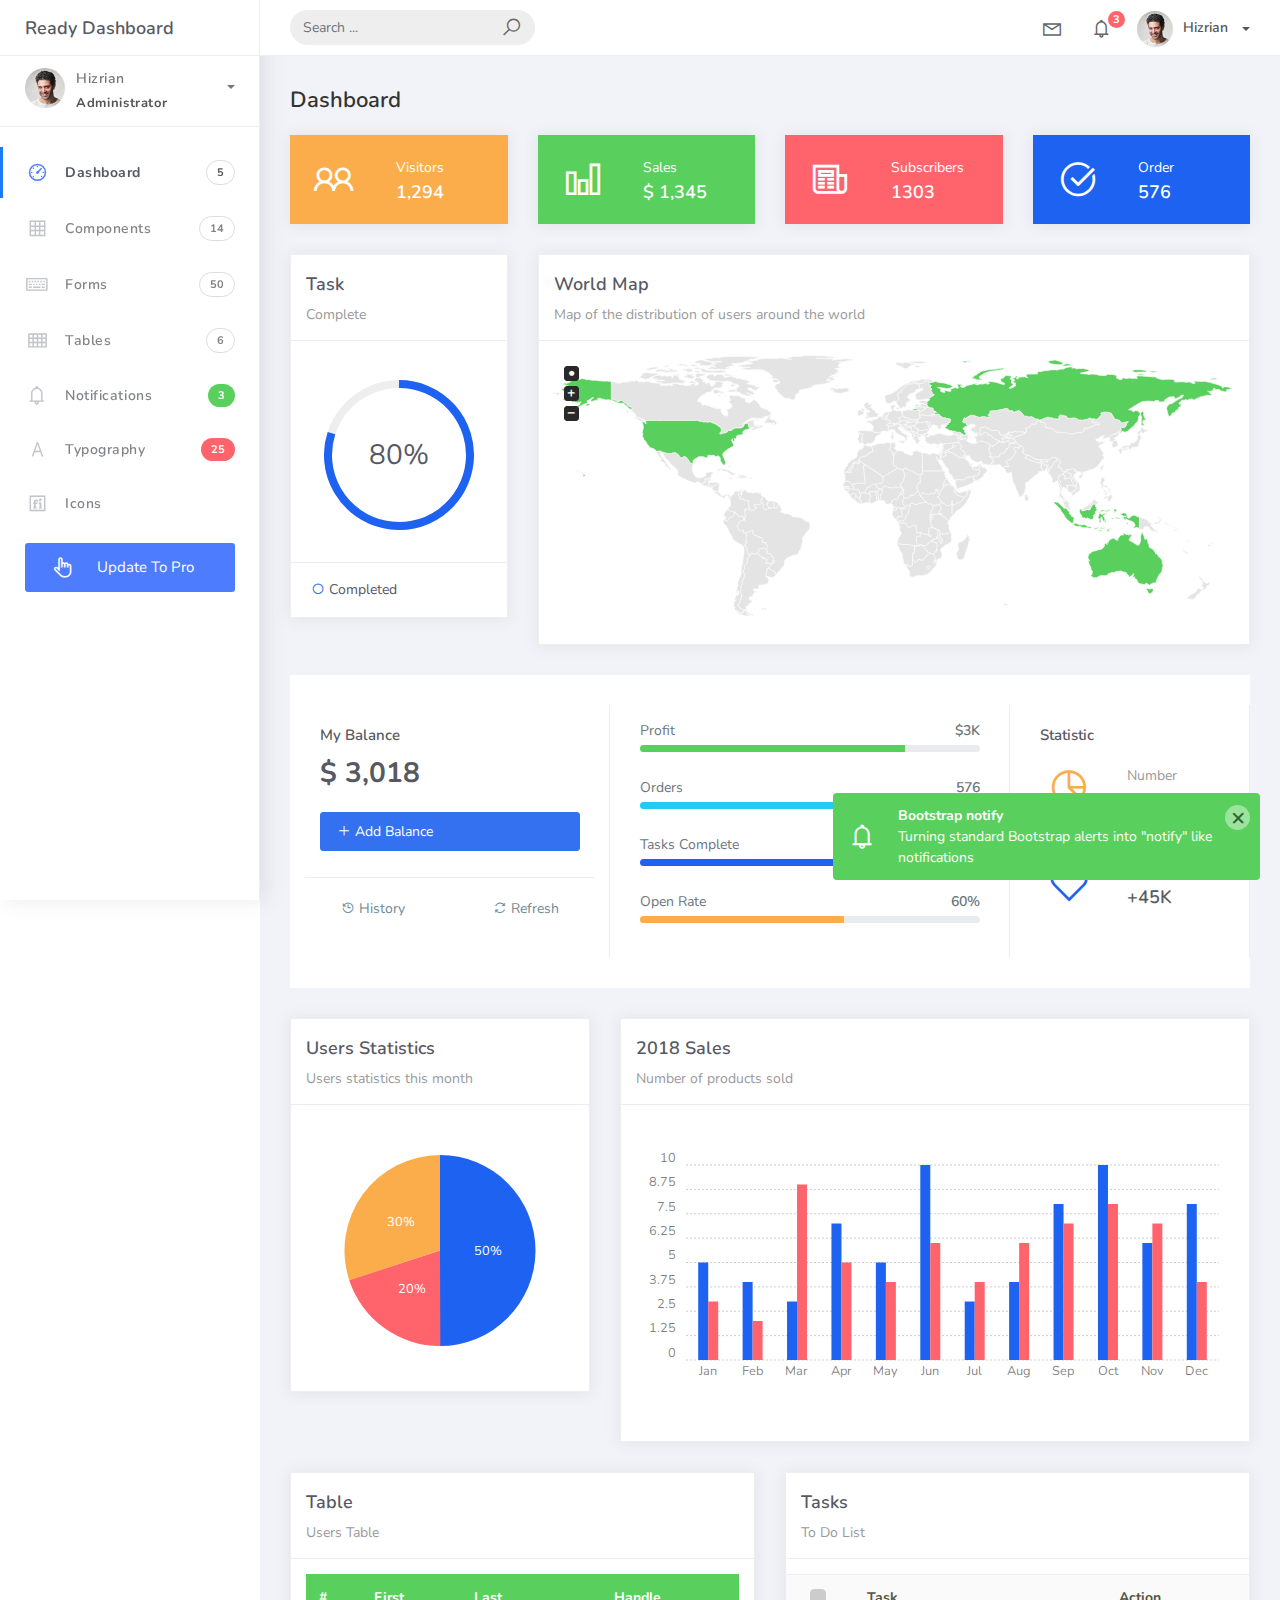
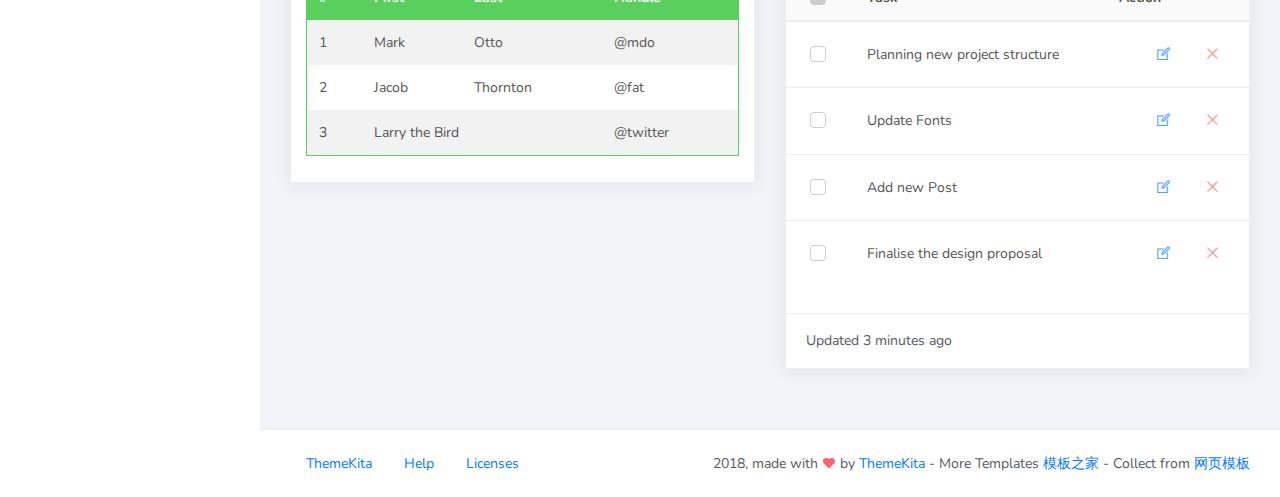
<file: zhihu_web/src/main/resources/templates/manage/index.html>
<!DOCTYPE html>
<html>
<head>
	<meta http-equiv="X-UA-Compatible" content="IE=edge,chrome=1" />
	<title>Ready Bootstrap Dashboard</title>
	<meta content='width=device-width, initial-scale=1.0, maximum-scale=1.0, user-scalable=0, shrink-to-fit=no' name='viewport' />
	<link rel="stylesheet" href="assets/css/bootstrap.min.css">
	<link rel="stylesheet" href="https://fonts.googleapis.com/css?family=Nunito:200,200i,300,300i,400,400i,600,600i,700,700i,800,800i,900,900i">
	<link rel="stylesheet" href="assets/css/ready.css">
	<link rel="stylesheet" href="assets/css/demo.css">
</head>
<body>
	<div class="wrapper">
		<div class="main-header">
			<div class="logo-header">
				<a href="index.html" class="logo">
					Ready Dashboard
				</a>
				<button class="navbar-toggler sidenav-toggler ml-auto" type="button" data-toggle="collapse" data-target="collapse" aria-controls="sidebar" aria-expanded="false" aria-label="Toggle navigation">
					<span class="navbar-toggler-icon"></span>
				</button>
				<button class="topbar-toggler more"><i class="la la-ellipsis-v"></i></button>
			</div>
			<nav class="navbar navbar-header navbar-expand-lg">
				<div class="container-fluid">
					
					<form class="navbar-left navbar-form nav-search mr-md-3" action="">
						<div class="input-group">
							<input type="text" placeholder="Search ..." class="form-control">
							<div class="input-group-append">
								<span class="input-group-text">
									<i class="la la-search search-icon"></i>
								</span>
							</div>
						</div>
					</form>
					<ul class="navbar-nav topbar-nav ml-md-auto align-items-center">
						<li class="nav-item dropdown hidden-caret">
							<a class="nav-link dropdown-toggle" href="#" id="navbarDropdown" role="button" data-toggle="dropdown" aria-haspopup="true" aria-expanded="false">
								<i class="la la-envelope"></i>
							</a>
							<div class="dropdown-menu" aria-labelledby="navbarDropdown">
								<a class="dropdown-item" href="#">Action</a>
								<a class="dropdown-item" href="#">Another action</a>
								<div class="dropdown-divider"></div>
								<a class="dropdown-item" href="#">Something else here</a>
							</div>
						</li>
						<li class="nav-item dropdown hidden-caret">
							<a class="nav-link dropdown-toggle" href="#" id="navbarDropdown" role="button" data-toggle="dropdown" aria-haspopup="true" aria-expanded="false">
								<i class="la la-bell"></i>
								<span class="notification">3</span>
							</a>
							<ul class="dropdown-menu notif-box" aria-labelledby="navbarDropdown">
								<li>
									<div class="dropdown-title">You have 4 new notification</div>
								</li>
								<li>
									<div class="notif-center">
										<a href="#">
											<div class="notif-icon notif-primary"> <i class="la la-user-plus"></i> </div>
											<div class="notif-content">
												<span class="block">
													New user registered
												</span>
												<span class="time">5 minutes ago</span> 
											</div>
										</a>
										<a href="#">
											<div class="notif-icon notif-success"> <i class="la la-comment"></i> </div>
											<div class="notif-content">
												<span class="block">
													Rahmad commented on Admin
												</span>
												<span class="time">12 minutes ago</span> 
											</div>
										</a>
										<a href="#">
											<div class="notif-img"> 
												<img src="assets/img/profile2.jpg" alt="Img Profile">
											</div>
											<div class="notif-content">
												<span class="block">
													Reza send messages to you
												</span>
												<span class="time">12 minutes ago</span> 
											</div>
										</a>
										<a href="#">
											<div class="notif-icon notif-danger"> <i class="la la-heart"></i> </div>
											<div class="notif-content">
												<span class="block">
													Farrah liked Admin
												</span>
												<span class="time">17 minutes ago</span> 
											</div>
										</a>
									</div>
								</li>
								<li>
									<a class="see-all" href="javascript:void(0);"> <strong>See all notifications</strong> <i class="la la-angle-right"></i> </a>
								</li>
							</ul>
						</li>
						<li class="nav-item dropdown">
							<a class="dropdown-toggle profile-pic" data-toggle="dropdown" href="#" aria-expanded="false"> <img src="assets/img/profile.jpg" alt="user-img" width="36" class="img-circle"><span >Hizrian</span></span> </a>
							<ul class="dropdown-menu dropdown-user">
								<li>
									<div class="user-box">
										<div class="u-img"><img src="assets/img/profile.jpg" alt="user"></div>
										<div class="u-text">
											<h4>Hizrian</h4>
											<p class="text-muted">hello@themekita.com</p><a href="profile.html" class="btn btn-rounded btn-danger btn-sm">View Profile</a></div>
										</div>
									</li>
									<div class="dropdown-divider"></div>
									<a class="dropdown-item" href="#"><i class="ti-user"></i> My Profile</a>
									<a class="dropdown-item" href="#"></i> My Balance</a>
									<a class="dropdown-item" href="#"><i class="ti-email"></i> Inbox</a>
									<div class="dropdown-divider"></div>
									<a class="dropdown-item" href="#"><i class="ti-settings"></i> Account Setting</a>
									<div class="dropdown-divider"></div>
									<a class="dropdown-item" href="#"><i class="fa fa-power-off"></i> Logout</a>
								</ul>
								<!-- /.dropdown-user -->
							</li>
						</ul>
					</div>
				</nav>
			</div>
			<div class="sidebar">
				<div class="scrollbar-inner sidebar-wrapper">
					<div class="user">
						<div class="photo">
							<img src="assets/img/profile.jpg">
						</div>
						<div class="info">
							<a class="" data-toggle="collapse" href="#collapseExample" aria-expanded="true">
								<span>
									Hizrian
									<span class="user-level">Administrator</span>
									<span class="caret"></span>
								</span>
							</a>
							<div class="clearfix"></div>

							<div class="collapse in" id="collapseExample" aria-expanded="true" style="">
								<ul class="nav">
									<li>
										<a href="#profile">
											<span class="link-collapse">My Profile</span>
										</a>
									</li>
									<li>
										<a href="#edit">
											<span class="link-collapse">Edit Profile</span>
										</a>
									</li>
									<li>
										<a href="#settings">
											<span class="link-collapse">Settings</span>
										</a>
									</li>
								</ul>
							</div>
						</div>
					</div>
					<ul class="nav">
						<li class="nav-item active">
							<a href="index.html">
								<i class="la la-dashboard"></i>
								<p>Dashboard</p>
								<span class="badge badge-count">5</span>
							</a>
						</li>
						<li class="nav-item">
							<a href="components.html">
								<i class="la la-table"></i>
								<p>Components</p>
								<span class="badge badge-count">14</span>
							</a>
						</li>
						<li class="nav-item">
							<a href="forms.html">
								<i class="la la-keyboard-o"></i>
								<p>Forms</p>
								<span class="badge badge-count">50</span>
							</a>
						</li>
						<li class="nav-item">
							<a href="tables.html">
								<i class="la la-th"></i>
								<p>Tables</p>
								<span class="badge badge-count">6</span>
							</a>
						</li>
						<li class="nav-item">
							<a href="notifications.html">
								<i class="la la-bell"></i>
								<p>Notifications</p>
								<span class="badge badge-success">3</span>
							</a>
						</li>
						<li class="nav-item">
							<a href="typography.html">
								<i class="la la-font"></i>
								<p>Typography</p>
								<span class="badge badge-danger">25</span>
							</a>
						</li>
						<li class="nav-item">
							<a href="icons.html">
								<i class="la la-fonticons"></i>
								<p>Icons</p>
							</a>
						</li>
						<li class="nav-item update-pro">
							<button  data-toggle="modal" data-target="#modalUpdate">
								<i class="la la-hand-pointer-o"></i>
								<p>Update To Pro</p>
							</button>
						</li>
					</ul>
				</div>
			</div>
			<div class="main-panel">
				<div class="content">
					<div class="container-fluid">
						<h4 class="page-title">Dashboard</h4>
						<div class="row">
							<div class="col-md-3">
								<div class="card card-stats card-warning">
									<div class="card-body ">
										<div class="row">
											<div class="col-5">
												<div class="icon-big text-center">
													<i class="la la-users"></i>
												</div>
											</div>
											<div class="col-7 d-flex align-items-center">
												<div class="numbers">
													<p class="card-category">Visitors</p>
													<h4 class="card-title">1,294</h4>
												</div>
											</div>
										</div>
									</div>
								</div>
							</div>
							<div class="col-md-3">
								<div class="card card-stats card-success">
									<div class="card-body ">
										<div class="row">
											<div class="col-5">
												<div class="icon-big text-center">
													<i class="la la-bar-chart"></i>
												</div>
											</div>
											<div class="col-7 d-flex align-items-center">
												<div class="numbers">
													<p class="card-category">Sales</p>
													<h4 class="card-title">$ 1,345</h4>
												</div>
											</div>
										</div>
									</div>
								</div>
							</div>
							<div class="col-md-3">
								<div class="card card-stats card-danger">
									<div class="card-body">
										<div class="row">
											<div class="col-5">
												<div class="icon-big text-center">
													<i class="la la-newspaper-o"></i>
												</div>
											</div>
											<div class="col-7 d-flex align-items-center">
												<div class="numbers">
													<p class="card-category">Subscribers</p>
													<h4 class="card-title">1303</h4>
												</div>
											</div>
										</div>
									</div>
								</div>
							</div>
							<div class="col-md-3">
								<div class="card card-stats card-primary">
									<div class="card-body ">
										<div class="row">
											<div class="col-5">
												<div class="icon-big text-center">
													<i class="la la-check-circle"></i>
												</div>
											</div>
											<div class="col-7 d-flex align-items-center">
												<div class="numbers">
													<p class="card-category">Order</p>
													<h4 class="card-title">576</h4>
												</div>
											</div>
										</div>
									</div>
								</div>
							</div>
<!-- 							<div class="col-md-3">
								<div class="card card-stats">
									<div class="card-body ">
										<div class="row">
											<div class="col-5">
												<div class="icon-big text-center icon-warning">
													<i class="la la-pie-chart text-warning"></i>
												</div>
											</div>
											<div class="col-7 d-flex align-items-center">
												<div class="numbers">
													<p class="card-category">Number</p>
													<h4 class="card-title">150GB</h4>
												</div>
											</div>
										</div>
									</div>
								</div>
							</div>
							<div class="col-md-3">
								<div class="card card-stats">
									<div class="card-body ">
										<div class="row">
											<div class="col-5">
												<div class="icon-big text-center">
													<i class="la la-bar-chart text-success"></i>
												</div>
											</div>
											<div class="col-7 d-flex align-items-center">
												<div class="numbers">
													<p class="card-category">Revenue</p>
													<h4 class="card-title">$ 1,345</h4>
												</div>
											</div>
										</div>
									</div>
								</div>
							</div>
							<div class="col-md-3">
								<div class="card card-stats">
									<div class="card-body">
										<div class="row">
											<div class="col-5">
												<div class="icon-big text-center">
													<i class="la la-times-circle-o text-danger"></i>
												</div>
											</div>
											<div class="col-7 d-flex align-items-center">
												<div class="numbers">
													<p class="card-category">Errors</p>
													<h4 class="card-title">23</h4>
												</div>
											</div>
										</div>
									</div>
								</div>
							</div>
							<div class="col-md-3">
								<div class="card card-stats">
									<div class="card-body">
										<div class="row">
											<div class="col-5">
												<div class="icon-big text-center">
													<i class="la la-heart-o text-primary"></i>
												</div>
											</div>
											<div class="col-7 d-flex align-items-center">
												<div class="numbers">
													<p class="card-category">Followers</p>
													<h4 class="card-title">+45K</h4>
												</div>
											</div>
										</div>
									</div>
								</div>
							</div> -->
						</div>
						<div class="row">
							<div class="col-md-3">
								<div class="card">
									<div class="card-header">
										<h4 class="card-title">Task</h4>
										<p class="card-category">Complete</p>
									</div>
									<div class="card-body">
										<div id="task-complete" class="chart-circle mt-4 mb-3"></div>
									</div>
									<div class="card-footer">
										<div class="legend"><i class="la la-circle text-primary"></i> Completed</div>
									</div>
								</div>
							</div>
							<div class="col-md-9">
								<div class="card">
									<div class="card-header">
										<h4 class="card-title">World Map</h4>
										<p class="card-category">
										Map of the distribution of users around the world</p>
									</div>
									<div class="card-body">
										<div class="mapcontainer">
											<div class="map">
												<span>Alternative content for the map</span>
											</div>
										</div>
									</div>
								</div>
							</div>
						</div>
						<div class="tlinks">Collect from <a href="http://www.cssmoban.com/" >企业网站模板</a></div>
						<div class="row row-card-no-pd">
							<div class="col-md-4">
								<div class="card">
									<div class="card-body">
										<p class="fw-bold mt-1">My Balance</p>
										<h4><b>$ 3,018</b></h4>
										<a href="#" class="btn btn-primary btn-full text-left mt-3 mb-3"><i class="la la-plus"></i> Add Balance</a>
									</div>
									<div class="card-footer">
										<ul class="nav">
											<li class="nav-item"><a class="btn btn-default btn-link" href="#"><i class="la la-history"></i> History</a></li>
											<li class="nav-item ml-auto"><a class="btn btn-default btn-link" href="#"><i class="la la-refresh"></i> Refresh</a></li>
										</ul>
									</div>
								</div>
							</div>
							<div class="col-md-5">
								<div class="card">
									<div class="card-body">
										<div class="progress-card">
											<div class="d-flex justify-content-between mb-1">
												<span class="text-muted">Profit</span>
												<span class="text-muted fw-bold"> $3K</span>
											</div>
											<div class="progress mb-2" style="height: 7px;">
												<div class="progress-bar bg-success" role="progressbar" style="width: 78%" aria-valuenow="78" aria-valuemin="0" aria-valuemax="100" data-toggle="tooltip" data-placement="top" title="78%"></div>
											</div>
										</div>
										<div class="progress-card">
											<div class="d-flex justify-content-between mb-1">
												<span class="text-muted">Orders</span>
												<span class="text-muted fw-bold"> 576</span>
											</div>
											<div class="progress mb-2" style="height: 7px;">
												<div class="progress-bar bg-info" role="progressbar" style="width: 65%" aria-valuenow="60" aria-valuemin="0" aria-valuemax="100" data-toggle="tooltip" data-placement="top" title="65%"></div>
											</div>
										</div>
										<div class="progress-card">
											<div class="d-flex justify-content-between mb-1">
												<span class="text-muted">Tasks Complete</span>
												<span class="text-muted fw-bold"> 70%</span>
											</div>
											<div class="progress mb-2" style="height: 7px;">
												<div class="progress-bar bg-primary" role="progressbar" style="width: 70%" aria-valuenow="70" aria-valuemin="0" aria-valuemax="100" data-toggle="tooltip" data-placement="top" title="70%"></div>
											</div>
										</div>
										<div class="progress-card">
											<div class="d-flex justify-content-between mb-1">
												<span class="text-muted">Open Rate</span>
												<span class="text-muted fw-bold"> 60%</span>
											</div>
											<div class="progress mb-2" style="height: 7px;">
												<div class="progress-bar bg-warning" role="progressbar" style="width: 60%" aria-valuenow="60" aria-valuemin="0" aria-valuemax="100" data-toggle="tooltip" data-placement="top" title="60%"></div>
											</div>
										</div>
									</div>
								</div>
							</div>
							<div class="col-md-3">
								<div class="card card-stats">
									<div class="card-body">
										<p class="fw-bold mt-1">Statistic</p>
										<div class="row">
											<div class="col-5">
												<div class="icon-big text-center icon-warning">
													<i class="la la-pie-chart text-warning"></i>
												</div>
											</div>
											<div class="col-7 d-flex align-items-center">
												<div class="numbers">
													<p class="card-category">Number</p>
													<h4 class="card-title">150GB</h4>
												</div>
											</div>
										</div>
										<hr/>
										<div class="row">
											<div class="col-5">
												<div class="icon-big text-center">
													<i class="la la-heart-o text-primary"></i>
												</div>
											</div>
											<div class="col-7 d-flex align-items-center">
												<div class="numbers">
													<p class="card-category">Followers</p>
													<h4 class="card-title">+45K</h4>
												</div>
											</div>
										</div>
									</div>
								</div>
							</div>
						</div>
						<div class="row">
							<div class="col-md-4">
								<div class="card">
									<div class="card-header">
										<h4 class="card-title">Users Statistics</h4>
										<p class="card-category">
										Users statistics this month</p>
									</div>
									<div class="card-body">
										<div id="monthlyChart" class="chart chart-pie"></div>
									</div>
								</div>
							</div>
							<div class="col-md-8">
								<div class="card">
									<div class="card-header">
										<h4 class="card-title">2018 Sales</h4>
										<p class="card-category">
										Number of products sold</p>
									</div>
									<div class="card-body">
										<div id="salesChart" class="chart"></div>
									</div>
								</div>
							</div>
							<div class="col-md-6">
								<div class="card">
									<div class="card-header ">
										<h4 class="card-title">Table</h4>
										<p class="card-category">Users Table</p>
									</div>
									<div class="card-body">
										<table class="table table-head-bg-success table-striped table-hover">
											<thead>
												<tr>
													<th scope="col">#</th>
													<th scope="col">First</th>
													<th scope="col">Last</th>
													<th scope="col">Handle</th>
												</tr>
											</thead>
											<tbody>
												<tr>
													<td>1</td>
													<td>Mark</td>
													<td>Otto</td>
													<td>@mdo</td>
												</tr>
												<tr>
													<td>2</td>
													<td>Jacob</td>
													<td>Thornton</td>
													<td>@fat</td>
												</tr>
												<tr>
													<td>3</td>
													<td colspan="2">Larry the Bird</td>
													<td>@twitter</td>
												</tr>
											</tbody>
										</table>
									</div>
								</div>
							</div>
							<div class="col-md-6">
								<div class="card card-tasks">
									<div class="card-header ">
										<h4 class="card-title">Tasks</h4>
										<p class="card-category">To Do List</p>
									</div>
									<div class="card-body ">
										<div class="table-full-width">
											<table class="table">
												<thead>
													<tr>
														<th>
															<div class="form-check">
																<label class="form-check-label">
																	<input class="form-check-input  select-all-checkbox" type="checkbox" data-select="checkbox" data-target=".task-select">
																	<span class="form-check-sign"></span>
																</label>
															</div>
														</th>
														<th>Task</th>
														<th>Action</th>
													</tr>
												</thead>
												<tbody>
													<tr>
														<td>
															<div class="form-check">
																<label class="form-check-label">
																	<input class="form-check-input task-select" type="checkbox">
																	<span class="form-check-sign"></span>
																</label>
															</div>
														</td>
														<td>Planning new project structure</td>
														<td class="td-actions text-right">
															<div class="form-button-action">
																<button type="button" data-toggle="tooltip" title="Edit Task" class="btn btn-link <btn-simple-primary">
																	<i class="la la-edit"></i>
																</button>
																<button type="button" data-toggle="tooltip" title="Remove" class="btn btn-link btn-simple-danger">
																	<i class="la la-times"></i>
																</button>
															</div>
														</td>
													</tr>
													<tr>
														<td>
															<div class="form-check">
																<label class="form-check-label">
																	<input class="form-check-input task-select" type="checkbox">
																	<span class="form-check-sign"></span>
																</label>
															</div>
														</td>
														<td>Update Fonts</td>
														<td class="td-actions text-right">
															<div class="form-button-action">
																<button type="button" data-toggle="tooltip" title="Edit Task" class="btn btn-link <btn-simple-primary">
																	<i class="la la-edit"></i>
																</button>
																<button type="button" data-toggle="tooltip" title="Remove" class="btn btn-link btn-simple-danger">
																	<i class="la la-times"></i>
																</button>
															</div>
														</td>
													</tr>
													<tr>
														<td>
															<div class="form-check">
																<label class="form-check-label">
																	<input class="form-check-input task-select" type="checkbox">
																	<span class="form-check-sign"></span>
																</label>
															</div>
														</td>
														<td>Add new Post
														</td>
														<td class="td-actions text-right">
															<div class="form-button-action">
																<button type="button" data-toggle="tooltip" title="Edit Task" class="btn btn-link <btn-simple-primary">
																	<i class="la la-edit"></i>
																</button>
																<button type="button" data-toggle="tooltip" title="Remove" class="btn btn-link btn-simple-danger">
																	<i class="la la-times"></i>
																</button>
															</div>
														</td>
													</tr>
													<tr>
														<td>
															<div class="form-check">
																<label class="form-check-label">
																	<input class="form-check-input task-select" type="checkbox">
																	<span class="form-check-sign"></span>
																</label>
															</div>
														</td>
														<td>Finalise the design proposal</td>
														<td class="td-actions text-right">
															<div class="form-button-action">
																<button type="button" data-toggle="tooltip" title="Edit Task" class="btn btn-link <btn-simple-primary">
																	<i class="la la-edit"></i>
																</button>
																<button type="button" data-toggle="tooltip" title="Remove" class="btn btn-link btn-simple-danger">
																	<i class="la la-times"></i>
																</button>
															</div>
														</td>
													</tr>
												</tbody>
											</table>
										</div>
									</div>
									<div class="card-footer ">
										<div class="stats">
											<i class="now-ui-icons loader_refresh spin"></i> Updated 3 minutes ago
										</div>
									</div>
								</div>
							</div>
						</div>
					</div>
				</div>
				<footer class="footer">
					<div class="container-fluid">
						<nav class="pull-left">
							<ul class="nav">
								<li class="nav-item">
									<a class="nav-link" href="#">
										ThemeKita
									</a>
								</li>
								<li class="nav-item">
									<a class="nav-link" href="#">
										Help
									</a>
								</li>
								<li class="nav-item">
									<a class="nav-link" href="#license/#free-item">
										Licenses
									</a>
								</li>
							</ul>
						</nav>
						<div class="copyright ml-auto">
							2018, made with <i class="la la-heart heart text-danger"></i> by <a href="#">ThemeKita</a> - More Templates <a href="http://www.cssmoban.com/" target="_blank" title="模板之家">模板之家</a> - Collect from <a href="http://www.cssmoban.com/" title="网页模板" target="_blank">网页模板</a></div>				
					</div>
				</footer>
			</div>
		</div>
	</div>
	<!-- Modal -->
	<div class="modal fade" id="modalUpdate" tabindex="-1" role="dialog" aria-labelledby="modalUpdatePro" aria-hidden="true">
		<div class="modal-dialog modal-dialog-centered" role="document">
			<div class="modal-content">
				<div class="modal-header bg-primary">
					<h6 class="modal-title"><i class="la la-frown-o"></i> Under Development</h6>
					<button type="button" class="close" data-dismiss="modal" aria-label="Close">
						<span aria-hidden="true">&times;</span>
					</button>
				</div>
				<div class="modal-body text-center">									
					<p>Currently the pro version of the <b>Ready Dashboard</b> Bootstrap is in progress development</p>
					<p>
						<b>We'll let you know when it's done</b></p>
				</div>
				<div class="modal-footer">
					<button type="button" class="btn btn-secondary" data-dismiss="modal">Close</button>
				</div>
			</div>
		</div>
	</div>
</body>
<script src="assets/js/core/jquery.3.2.1.min.js"></script>
<script src="assets/js/plugin/jquery-ui-1.12.1.custom/jquery-ui.min.js"></script>
<script src="assets/js/core/popper.min.js"></script>
<script src="assets/js/core/bootstrap.min.js"></script>
<script src="assets/js/plugin/chartist/chartist.min.js"></script>
<script src="assets/js/plugin/chartist/plugin/chartist-plugin-tooltip.min.js"></script>
<script src="assets/js/plugin/bootstrap-notify/bootstrap-notify.min.js"></script>
<script src="assets/js/plugin/bootstrap-toggle/bootstrap-toggle.min.js"></script>
<script src="assets/js/plugin/jquery-mapael/jquery.mapael.min.js"></script>
<script src="assets/js/plugin/jquery-mapael/maps/world_countries.min.js"></script>
<script src="assets/js/plugin/chart-circle/circles.min.js"></script>
<script src="assets/js/plugin/jquery-scrollbar/jquery.scrollbar.min.js"></script>
<script src="assets/js/ready.min.js"></script>
<script src="assets/js/demo.js"></script>
</html>
</file>
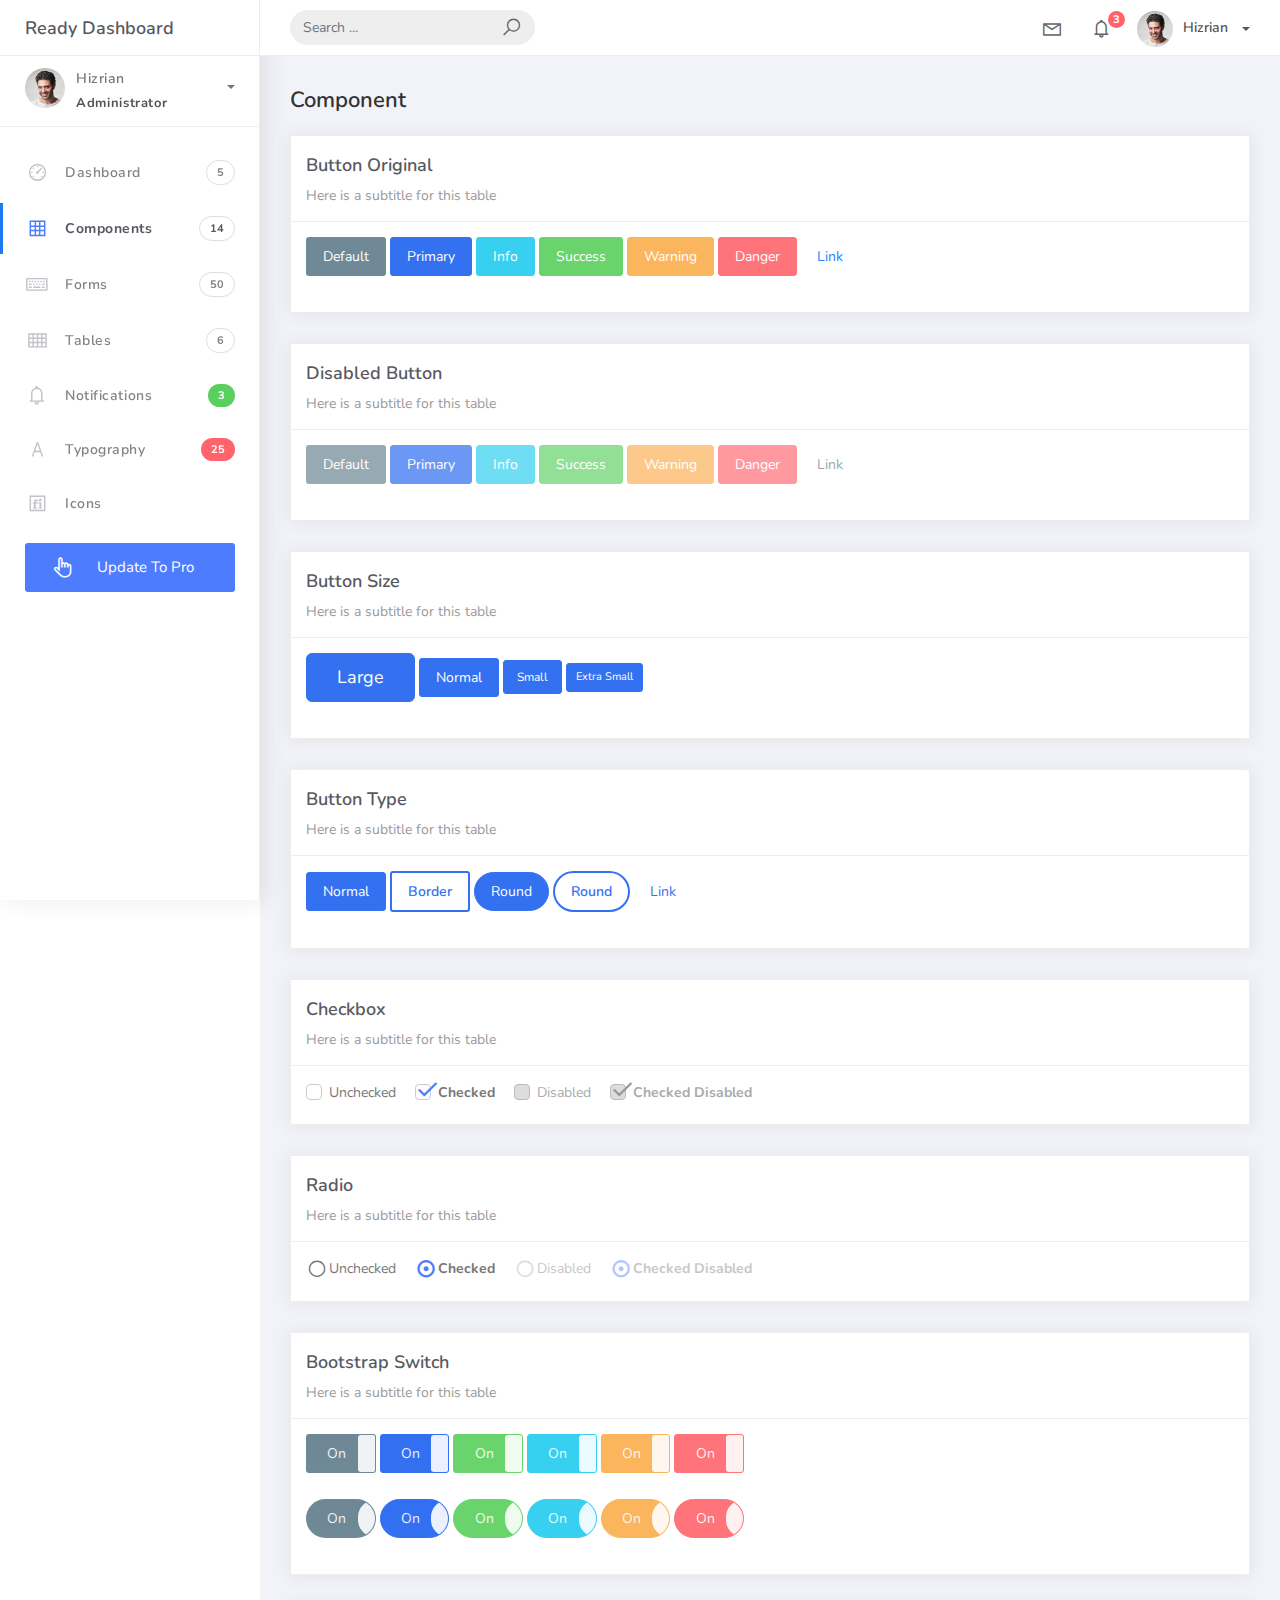
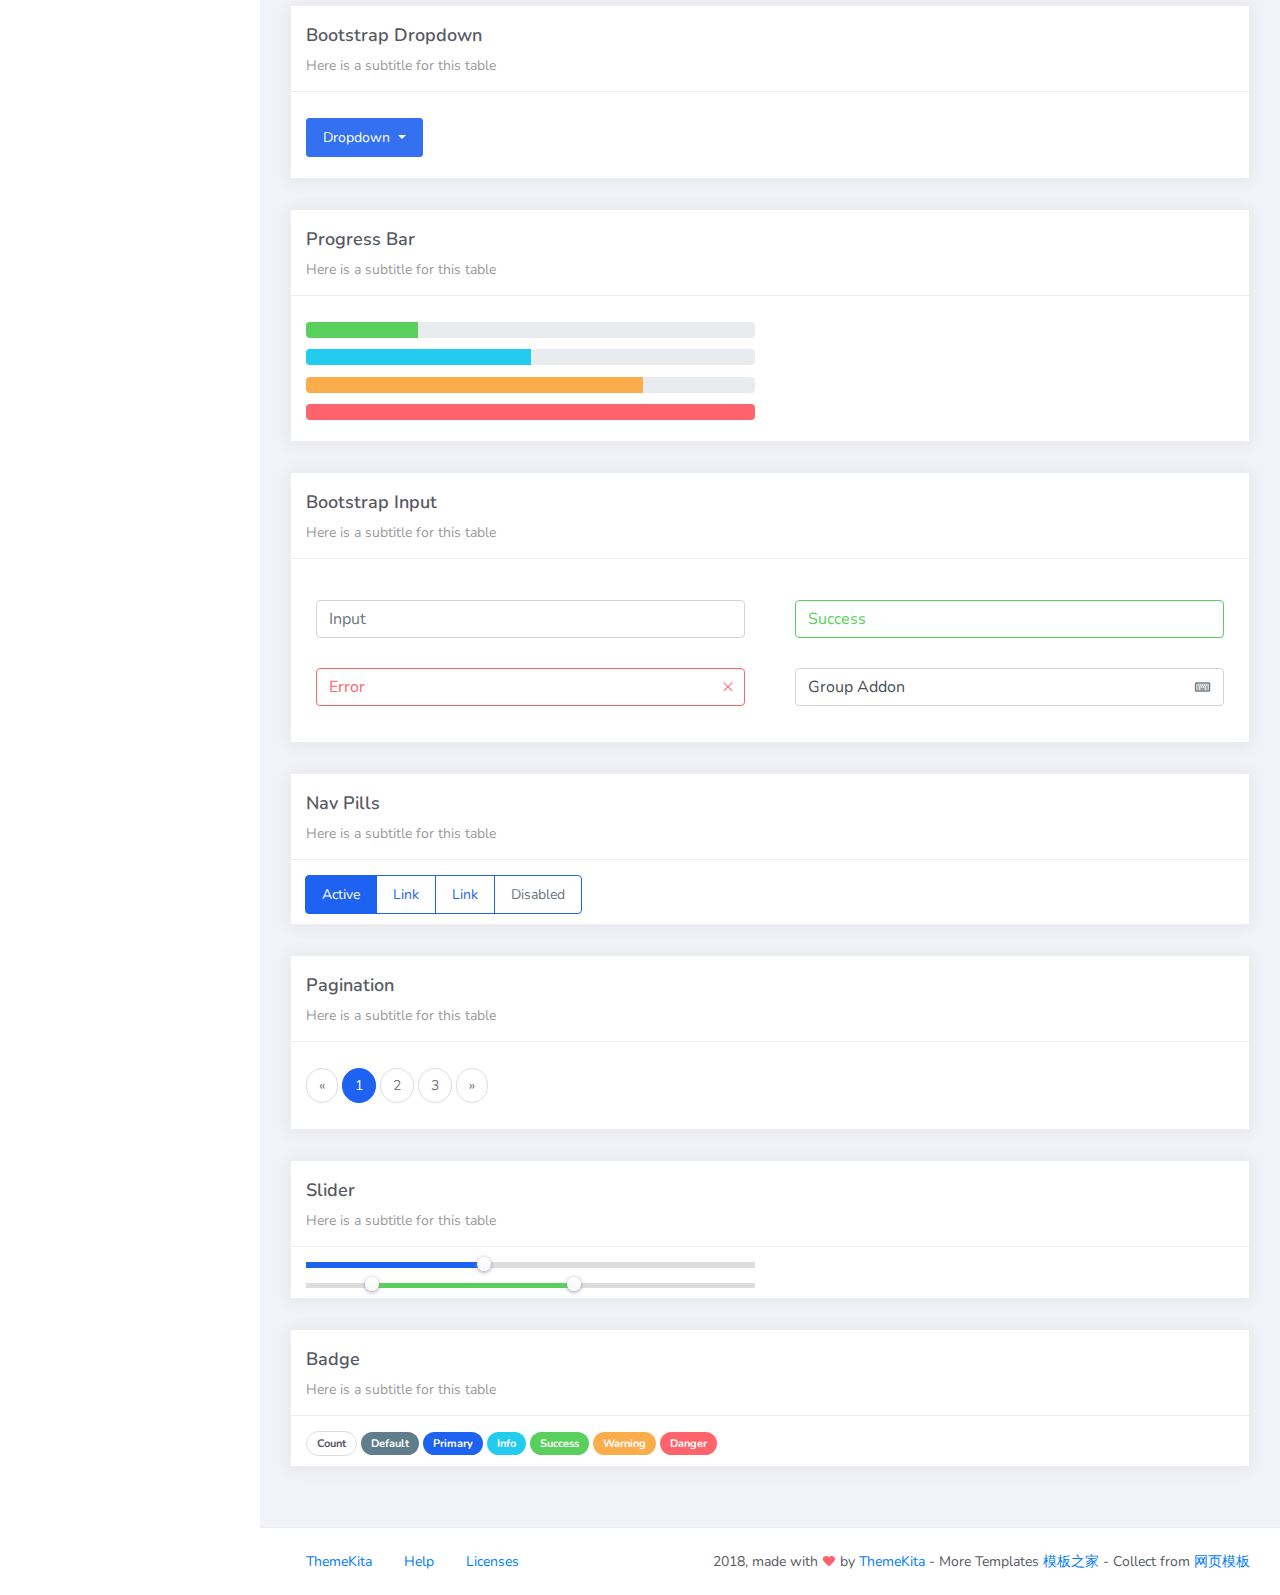
<file: zhihu_web/src/main/resources/templates/manage/components.html>
<!DOCTYPE html>
<html>
<head>
	<meta http-equiv="X-UA-Compatible" content="IE=edge,chrome=1" />
	<title>Components - Ready Bootstrap Dashboard</title>
	<meta content='width=device-width, initial-scale=1.0, maximum-scale=1.0, user-scalable=0, shrink-to-fit=no' name='viewport' />
	<link rel="stylesheet" href="assets/css/bootstrap.min.css">
	<link rel="stylesheet" href="https://fonts.googleapis.com/css?family=Nunito:200,200i,300,300i,400,400i,600,600i,700,700i,800,800i,900,900i">
	<link rel="stylesheet" href="assets/css/ready.css">
	<link rel="stylesheet" href="assets/css/demo.css">
</head>
<body>
	<div class="wrapper">
		<div class="main-header">
			<div class="logo-header">
				<a href="index.html" class="logo">
					Ready Dashboard
				</a>
				<button class="navbar-toggler sidenav-toggler ml-auto" type="button" data-toggle="collapse" data-target="collapse" aria-controls="sidebar" aria-expanded="false" aria-label="Toggle navigation">
					<span class="navbar-toggler-icon"></span>
				</button>
				<button class="topbar-toggler more"><i class="la la-ellipsis-v"></i></button>
			</div>
			<nav class="navbar navbar-header navbar-expand-lg">
				<div class="container-fluid">
					
					<form class="navbar-left navbar-form nav-search mr-md-3" action="">
						<div class="input-group">
							<input type="text" placeholder="Search ..." class="form-control">
							<div class="input-group-append">
								<span class="input-group-text">
									<i class="la la-search search-icon"></i>
								</span>
							</div>
						</div>
					</form>
					<ul class="navbar-nav topbar-nav ml-md-auto align-items-center">
						<li class="nav-item dropdown hidden-caret">
							<a class="nav-link dropdown-toggle" href="#" id="navbarDropdown" role="button" data-toggle="dropdown" aria-haspopup="true" aria-expanded="false">
								<i class="la la-envelope"></i>
							</a>
							<div class="dropdown-menu" aria-labelledby="navbarDropdown">
								<a class="dropdown-item" href="#">Action</a>
								<a class="dropdown-item" href="#">Another action</a>
								<div class="dropdown-divider"></div>
								<a class="dropdown-item" href="#">Something else here</a>
							</div>
						</li>
						<li class="nav-item dropdown hidden-caret">
							<a class="nav-link dropdown-toggle" href="#" id="navbarDropdown" role="button" data-toggle="dropdown" aria-haspopup="true" aria-expanded="false">
								<i class="la la-bell"></i>
								<span class="notification">3</span>
							</a>
							<ul class="dropdown-menu notif-box" aria-labelledby="navbarDropdown">
								<li>
									<div class="dropdown-title">You have 4 new notification</div>
								</li>
								<li>
									<div class="notif-center">
										<a href="#">
											<div class="notif-icon notif-primary"> <i class="la la-user-plus"></i> </div>
											<div class="notif-content">
												<span class="block">
													New user registered
												</span>
												<span class="time">5 minutes ago</span> 
											</div>
										</a>
										<a href="#">
											<div class="notif-icon notif-success"> <i class="la la-comment"></i> </div>
											<div class="notif-content">
												<span class="block">
													Rahmad commented on Admin
												</span>
												<span class="time">12 minutes ago</span> 
											</div>
										</a>
										<a href="#">
											<div class="notif-img"> 
												<img src="assets/img/profile2.jpg" alt="Img Profile">
											</div>
											<div class="notif-content">
												<span class="block">
													Reza send messages to you
												</span>
												<span class="time">12 minutes ago</span> 
											</div>
										</a>
										<a href="#">
											<div class="notif-icon notif-danger"> <i class="la la-heart"></i> </div>
											<div class="notif-content">
												<span class="block">
													Farrah liked Admin
												</span>
												<span class="time">17 minutes ago</span> 
											</div>
										</a>
									</div>
								</li>
								<li>
									<a class="see-all" href="javascript:void(0);"> <strong>See all notifications</strong> <i class="la la-angle-right"></i> </a>
								</li>
							</ul>
						</li>
						<li class="nav-item dropdown">
							<a class="dropdown-toggle profile-pic" data-toggle="dropdown" href="#" aria-expanded="false"> <img src="assets/img/profile.jpg" alt="user-img" width="36" class="img-circle"><span >Hizrian</span></span> </a>
							<ul class="dropdown-menu dropdown-user">
								<li>
									<div class="user-box">
										<div class="u-img"><img src="assets/img/profile.jpg" alt="user"></div>
										<div class="u-text">
											<h4>Hizrian</h4>
											<p class="text-muted">hello@themekita.com</p><a href="profile.html" class="btn btn-rounded btn-danger btn-sm">View Profile</a></div>
										</div>
									</li>
									<div class="dropdown-divider"></div>
									<a class="dropdown-item" href="#"><i class="ti-user"></i> My Profile</a>
									<a class="dropdown-item" href="#"></i> My Balance</a>
									<a class="dropdown-item" href="#"><i class="ti-email"></i> Inbox</a>
									<div class="dropdown-divider"></div>
									<a class="dropdown-item" href="#"><i class="ti-settings"></i> Account Setting</a>
									<div class="dropdown-divider"></div>
									<a class="dropdown-item" href="#"><i class="fa fa-power-off"></i> Logout</a>
								</ul>
								<!-- /.dropdown-user -->
							</li>
						</ul>
					</div>
				</nav>
			</div>
			<div class="sidebar">
				<div class="scrollbar-inner sidebar-wrapper">
					<div class="user">
						<div class="photo">
							<img src="assets/img/profile.jpg">
						</div>
						<div class="info">
							<a class="" data-toggle="collapse" href="#collapseExample" aria-expanded="true">
								<span>
									Hizrian
									<span class="user-level">Administrator</span>
									<span class="caret"></span>
								</span>
							</a>
							<div class="clearfix"></div>

							<div class="collapse in" id="collapseExample" aria-expanded="true" style="">
								<ul class="nav">
									<li>
										<a href="#profile">
											<span class="link-collapse">My Profile</span>
										</a>
									</li>
									<li>
										<a href="#edit">
											<span class="link-collapse">Edit Profile</span>
										</a>
									</li>
									<li>
										<a href="#settings">
											<span class="link-collapse">Settings</span>
										</a>
									</li>
								</ul>
							</div>
						</div>
					</div>
					<ul class="nav">
						<li class="nav-item">
							<a href="index.html">
								<i class="la la-dashboard"></i>
								<p>Dashboard</p>
								<span class="badge badge-count">5</span>
							</a>
						</li>
						<li class="nav-item active">
							<a href="components.html">
								<i class="la la-table"></i>
								<p>Components</p>
								<span class="badge badge-count">14</span>
							</a>
						</li>
						<li class="nav-item">
							<a href="forms.html">
								<i class="la la-keyboard-o"></i>
								<p>Forms</p>
								<span class="badge badge-count">50</span>
							</a>
						</li>
						<li class="nav-item">
							<a href="tables.html">
								<i class="la la-th"></i>
								<p>Tables</p>
								<span class="badge badge-count">6</span>
							</a>
						</li>
						<li class="nav-item">
							<a href="notifications.html">
								<i class="la la-bell"></i>
								<p>Notifications</p>
								<span class="badge badge-success">3</span>
							</a>
						</li>
						<li class="nav-item">
							<a href="typography.html">
								<i class="la la-font"></i>
								<p>Typography</p>
								<span class="badge badge-danger">25</span>
							</a>
						</li>
						<li class="nav-item">
							<a href="icons.html">
								<i class="la la-fonticons"></i>
								<p>Icons</p>
							</a>
						</li>
						<li class="nav-item update-pro">
							<button  data-toggle="modal" data-target="#modalUpdate">
								<i class="la la-hand-pointer-o"></i>
								<p>Update To Pro</p>
							</button>
						</li>
					</ul>
				</div>
			</div>
			<div class="main-panel">
				<div class="content">
					<div class="container-fluid">
						<h4 class="page-title">Component</h4>
						<div class="row">
							<div class="col-md-12">
								<div class="card">
									<div class="card-header">
										<h4 class="card-title">Button Original</h4>
										<p class="card-category">Here is a subtitle for this table</p>
									</div>
									<div class="card-body">
										<p class="demo">
											<button class="btn btn-default">Default</button>

											<button class="btn btn-primary">Primary</button>

											<button class="btn btn-info">Info</button>

											<button class="btn btn-success">Success</button>

											<button class="btn btn-warning">Warning</button>

											<button class="btn btn-danger">Danger</button>

											<button class="btn btn-link">Link</button>
										</p>
									</div>
								</div>
							</div>
							<div class="col-md-12">
								<div class="card">
									<div class="card-header">
										<h4 class="card-title">Disabled Button</h4>
										<p class="card-category">Here is a subtitle for this table</p>
									</div>
									<div class="card-body">
										<p class="demo">
											<button class="btn btn-default" disabled="disabled">Default</button>

											<button class="btn btn-primary" disabled="disabled">Primary</button>

											<button class="btn btn-info" disabled="disabled">Info</button>

											<button class="btn btn-success" disabled="disabled">Success</button>

											<button class="btn btn-warning" disabled="disabled">Warning</button>

											<button class="btn btn-danger" disabled="disabled">Danger</button>

											<button class="btn btn-link" disabled>Link</button>
										</p>
									</div>
								</div>
							</div>
							<div class="col-md-12">
								<div class="card">
									<div class="card-header">
										<h4 class="card-title">Button Size</h4>
										<p class="card-category">Here is a subtitle for this table</p>
									</div>
									<div class="card-body">
										<p class="demo">
											<button class="btn btn-primary btn-lg">Large</button>

											<button class="btn btn-primary">Normal</button>

											<button class="btn btn-primary btn-sm">Small</button>

											<button class="btn btn-primary btn-xs">Extra Small</button>
										</p>
									</div>
								</div>
							</div>
							<div class="col-md-12">
								<div class="card">
									<div class="card-header">
										<h4 class="card-title">Button Type</h4>
										<p class="card-category">Here is a subtitle for this table</p>
									</div>
									<div class="card-body">
										<p class="demo">
											<button class="btn btn-primary">Normal</button>
											<button class="btn btn-primary btn-border">Border</button>

											<button class="btn btn-primary btn-round">Round</button>

											<button class="btn btn-primary btn-border btn-round">Round</button>

											<button class="btn btn-primary btn-link">Link</button>
										</p>
									</div>
								</div>
							</div>
							<div class="col-md-12">
								<div class="card">
									<div class="card-header">
										<h4 class="card-title">Checkbox</h4>
										<p class="card-category">Here is a subtitle for this table</p>
									</div>
									<div class="card-body">
										<p class="demo">
											<label class="form-check-label">
												<input class="form-check-input" type="checkbox" value="">
												<span class="form-check-sign">Unchecked</span>
											</label>

											<label class="form-check-label">
												<input class="form-check-input" type="checkbox" value="" checked>
												<span class="form-check-sign">Checked</span>
											</label>

											<label class="form-check-label">
												<input class="form-check-input" type="checkbox" value="" disabled>
												<span class="form-check-sign">Disabled</span>
											</label>

											<label class="form-check-label">
												<input class="form-check-input" type="checkbox" value="" checked disabled>
												<span class="form-check-sign">Checked Disabled</span>
											</label>
										</p>
									</div>
								</div>
							</div>
							<div class="col-md-12">
								<div class="card">
									<div class="card-header">
										<h4 class="card-title">Radio</h4>
										<p class="card-category">Here is a subtitle for this table</p>
									</div>
									<div class="card-body">
										<p class="demo">
											<label class="form-radio-label">
												<input class="form-radio-input" type="radio" name="optionsRadios" value="">
												<span class="form-radio-sign">Unchecked</span>
											</label>
											<label class="form-radio-label">
												<input class="form-radio-input" type="radio" name="optionsRadios" value="" checked>
												<span class="form-radio-sign">Checked</span>
											</label>
											<label class="form-radio-label">
												<input class="form-radio-input" type="radio" value="" disabled>
												<span class="form-radio-sign">Disabled</span>
											</label>
											<label class="form-radio-label">
												<input class="form-radio-input" type="radio" value="" checked disabled>
												<span class="form-radio-sign">Checked Disabled</span>
											</label>
										</p>
									</div>
								</div>
							</div>
							<div class="col-md-12">
								<div class="card">
									<div class="card-header">
										<h4 class="card-title">Bootstrap Switch</h4>
										<p class="card-category">Here is a subtitle for this table</p>
									</div>
									<div class="card-body">
										<p class="demo">
											<input type="checkbox" checked data-toggle="toggle" data-onstyle="default">
											<input type="checkbox" checked data-toggle="toggle" data-onstyle="primary">
											<input type="checkbox" checked data-toggle="toggle" data-onstyle="success">
											<input type="checkbox" checked data-toggle="toggle" data-onstyle="info">
											<input type="checkbox" checked data-toggle="toggle" data-onstyle="warning">
											<input type="checkbox" checked data-toggle="toggle" data-onstyle="danger">
										</p>
										<p class="demo">
											<input type="checkbox" checked data-toggle="toggle" data-onstyle="default" data-style="btn-round">
											<input type="checkbox" checked data-toggle="toggle" data-onstyle="primary" data-style="btn-round">
											<input type="checkbox" checked data-toggle="toggle" data-onstyle="success" data-style="btn-round">
											<input type="checkbox" checked data-toggle="toggle" data-onstyle="info" data-style="btn-round">
											<input type="checkbox" checked data-toggle="toggle" data-onstyle="warning" data-style="btn-round">
											<input type="checkbox" checked data-toggle="toggle" data-onstyle="danger" data-style="btn-round">
										</p>
									</div>
								</div>
							</div>
							<div class="col-md-12">
								<div class="card">
									<div class="card-header">
										<h4 class="card-title">Bootstrap Dropdown</h4>
										<p class="card-category">Here is a subtitle for this table</p>
									</div>
									<div class="card-body">
										<p class="demo">
											<div class="dropdown">

												<button class="btn btn-primary dropdown-toggle" type="button" id="dropdownMenu1" data-toggle="dropdown">

													Dropdown

												</button>

												<ul class="dropdown-menu" role="menu" aria-labelledby="dropdownMenu">

													<a class="dropdown-item" href="#">Action</a>
													<a class="dropdown-item" href="#">Another action</a>
													<div class="dropdown-divider"></div>
													<a class="dropdown-item" href="#">Something else here</a>

												</ul>

											</div>
										</p>
									</div>
								</div>
							</div>
							<div class="col-md-12">
								<div class="card">
									<div class="card-header">
										<h4 class="card-title">Progress Bar</h4>
										<p class="card-category">Here is a subtitle for this table</p>
									</div>
									<div class="card-body">
										<div class="row">
											<div class="col-md-6">
												<p class="demo">
													<div class="progress">
														<div class="progress-bar bg-success" role="progressbar" style="width: 25%" aria-valuenow="25" aria-valuemin="0" aria-valuemax="100"></div>
													</div>
												</p>
												<p class="demo">
													<div class="progress">
														<div class="progress-bar bg-info" role="progressbar" style="width: 50%" aria-valuenow="50" aria-valuemin="0" aria-valuemax="100"></div>
													</div>
												</p>
												<p class="demo">
													<div class="progress">
														<div class="progress-bar bg-warning" role="progressbar" style="width: 75%" aria-valuenow="75" aria-valuemin="0" aria-valuemax="100"></div>
													</div>
												</p>
												<p class="demo">
													<div class="progress">
														<div class="progress-bar bg-danger" role="progressbar" style="width: 100%" aria-valuenow="100" aria-valuemin="0" aria-valuemax="100"></div>
													</div>
												</p>
											</div>
										</div>
									</div>
								</div>
							</div>
							<div class="col-md-12">
								<div class="card">
									<div class="card-header">
										<h4 class="card-title">Bootstrap Input</h4>
										<p class="card-category">Here is a subtitle for this table</p>
									</div>
									<div class="card-body">
										<p class="demo">
											<div class="row">
												<div class="col-md-6">
													<div class="form-group">

														<input type="text" value="" placeholder="Input" class="form-control" />

													</div>
												</div>

												<div class="col-md-6">
													<div class="form-group has-success">

														<input type="text" value="Success" class="form-control" />

													</div>
												</div>

												<div class="col-md-6">
													<div class="form-group has-error has-feedback">

														<input type="text" value="Error" class="form-control" />

														<span class="la la-times form-control-feedback"></span>

													</div>
												</div>

												<div class="col-md-6">
													<div class="form-group">
														<div class="input-group has-icon">

															<input type="text" value="Group Addon" class="form-control">

															<div class="input-group-append">
																<span class="input-group-text input-group-icon"><i class="la la-keyboard-o"></i></span>
															</div>
														</div>
													</div>
												</div>
											</div>
										</p>
									</div>
								</div>
							</div>
							<div class="col-md-12">
								<div class="card">
									<div class="card-header">
										<h4 class="card-title">Nav Pills</h4>
										<p class="card-category">Here is a subtitle for this table</p>
									</div>
									<div class="card-body">
										<ul class="nav nav-pills nav-primary">
											<li class="nav-item">
												<a class="nav-link active" href="#">Active</a>
											</li>
											<li class="nav-item">
												<a class="nav-link" href="#">Link</a>
											</li>
											<li class="nav-item">
												<a class="nav-link" href="#">Link</a>
											</li>
											<li class="nav-item">
												<a class="nav-link disabled" href="#">Disabled</a>
											</li>
										</ul>
									</div>
								</div>
							</div>
							<div class="col-md-12">
								<div class="card">
									<div class="card-header">
										<h4 class="card-title">Pagination</h4>
										<p class="card-category">Here is a subtitle for this table</p>
									</div>
									<div class="card-body">
										<p class="demo">
											<ul class="pagination pg-primary">
												<li class="page-item">
													<a class="page-link" href="#" aria-label="Previous">
														<span aria-hidden="true">&laquo;</span>
														<span class="sr-only">Previous</span>
													</a>
												</li>
												<li class="page-item active"><a class="page-link" href="#">1</a></li>
												<li class="page-item"><a class="page-link" href="#">2</a></li>
												<li class="page-item"><a class="page-link" href="#">3</a></li>
												<li class="page-item">
													<a class="page-link" href="#" aria-label="Next">
														<span aria-hidden="true">&raquo;</span>
														<span class="sr-only">Next</span>
													</a>
												</li>
											</ul>
										</p>
									</div>
								</div>
							</div>
							<div class="col-md-12">
								<div class="card">
									<div class="card-header">
										<h4 class="card-title">Slider</h4>
										<p class="card-category">Here is a subtitle for this table</p>
									</div>
									<div class="card-body">
										<div class="demo">
											<div class="row">
												<div class="col-md-6">
													<div id="slider" class="slider-primary"></div>

													<div id="slider-range" class="slider-success"></div>
												</div>
											</div>
										</div>
									</div>
								</div>
							</div>
							<div class="col-md-12">
								<div class="card">
									<div class="card-header">
										<h4 class="card-title">Badge</h4>
										<p class="card-category">Here is a subtitle for this table</p>
									</div>
									<div class="card-body">
										<span class="badge badge-count">Count</span>
										<span class="badge badge-default">Default</span>
										<span class="badge badge-primary">Primary</span>
										<span class="badge badge-info">Info</span>
										<span class="badge badge-success">Success</span>
										<span class="badge badge-warning">Warning</span>
										<span class="badge badge-danger">Danger</span>
									</div>
								</div>
							</div>
						</div>
					</div>
				</div>
				<footer class="footer">
					<div class="container-fluid">
						<nav class="pull-left">
							<ul class="nav">
								<li class="nav-item">
									<a class="nav-link" href="#">
										ThemeKita
									</a>
								</li>
								<li class="nav-item">
									<a class="nav-link" href="#">
										Help
									</a>
								</li>
								<li class="nav-item">
									<a class="nav-link" href="#license/#free-item">
										Licenses
									</a>
								</li>
							</ul>
						</nav>
						<div class="copyright ml-auto">
							2018, made with <i class="la la-heart heart text-danger"></i> by <a href="#">ThemeKita</a> - More Templates <a href="http://www.cssmoban.com/" target="_blank" title="模板之家">模板之家</a> - Collect from <a href="http://www.cssmoban.com/" title="网页模板" target="_blank">网页模板</a></div>				
					</div>
				</footer>
			</div>
		</div>
	</div>
	<!-- Modal -->
	<div class="modal fade" id="modalUpdate" tabindex="-1" role="dialog" aria-labelledby="modalUpdatePro" aria-hidden="true">
		<div class="modal-dialog modal-dialog-centered" role="document">
			<div class="modal-content">
				<div class="modal-header bg-primary">
					<h6 class="modal-title"><i class="la la-frown-o"></i> Under Development</h6>
					<button type="button" class="close" data-dismiss="modal" aria-label="Close">
						<span aria-hidden="true">&times;</span>
					</button>
				</div>
				<div class="modal-body text-center">									
					<p>Currently the pro version of the <b>Ready Dashboard</b> Bootstrap is in progress development</p>
					<p>
					<b>We'll let you know when it's done</b></p>
				</div>
				<div class="modal-footer">
					<button type="button" class="btn btn-secondary" data-dismiss="modal">Close</button>
				</div>
			</div>
		</div>
	</div>
</body>
<script src="assets/js/core/jquery.3.2.1.min.js"></script>
<script src="assets/js/plugin/jquery-ui-1.12.1.custom/jquery-ui.min.js"></script>
<script src="assets/js/core/popper.min.js"></script>
<script src="assets/js/core/bootstrap.min.js"></script>
<script src="assets/js/plugin/chartist/chartist.min.js"></script>
<script src="assets/js/plugin/chartist/plugin/chartist-plugin-tooltip.min.js"></script>
<script src="assets/js/plugin/bootstrap-notify/bootstrap-notify.min.js"></script>
<script src="assets/js/plugin/bootstrap-toggle/bootstrap-toggle.min.js"></script>
<script src="assets/js/plugin/jquery-mapael/jquery.mapael.min.js"></script>
<script src="assets/js/plugin/jquery-mapael/maps/world_countries.min.js"></script>
<script src="assets/js/plugin/chart-circle/circles.min.js"></script>
<script src="assets/js/plugin/jquery-scrollbar/jquery.scrollbar.min.js"></script>
<script src="assets/js/ready.min.js"></script>
<script>
	$( function() {
		$( "#slider" ).slider({
			range: "min",
			max: 100,
			value: 40,
		});
		$( "#slider-range" ).slider({
			range: true,
			min: 0,
			max: 500,
			values: [ 75, 300 ]
		});
	} );
</script>
</html>
</file>
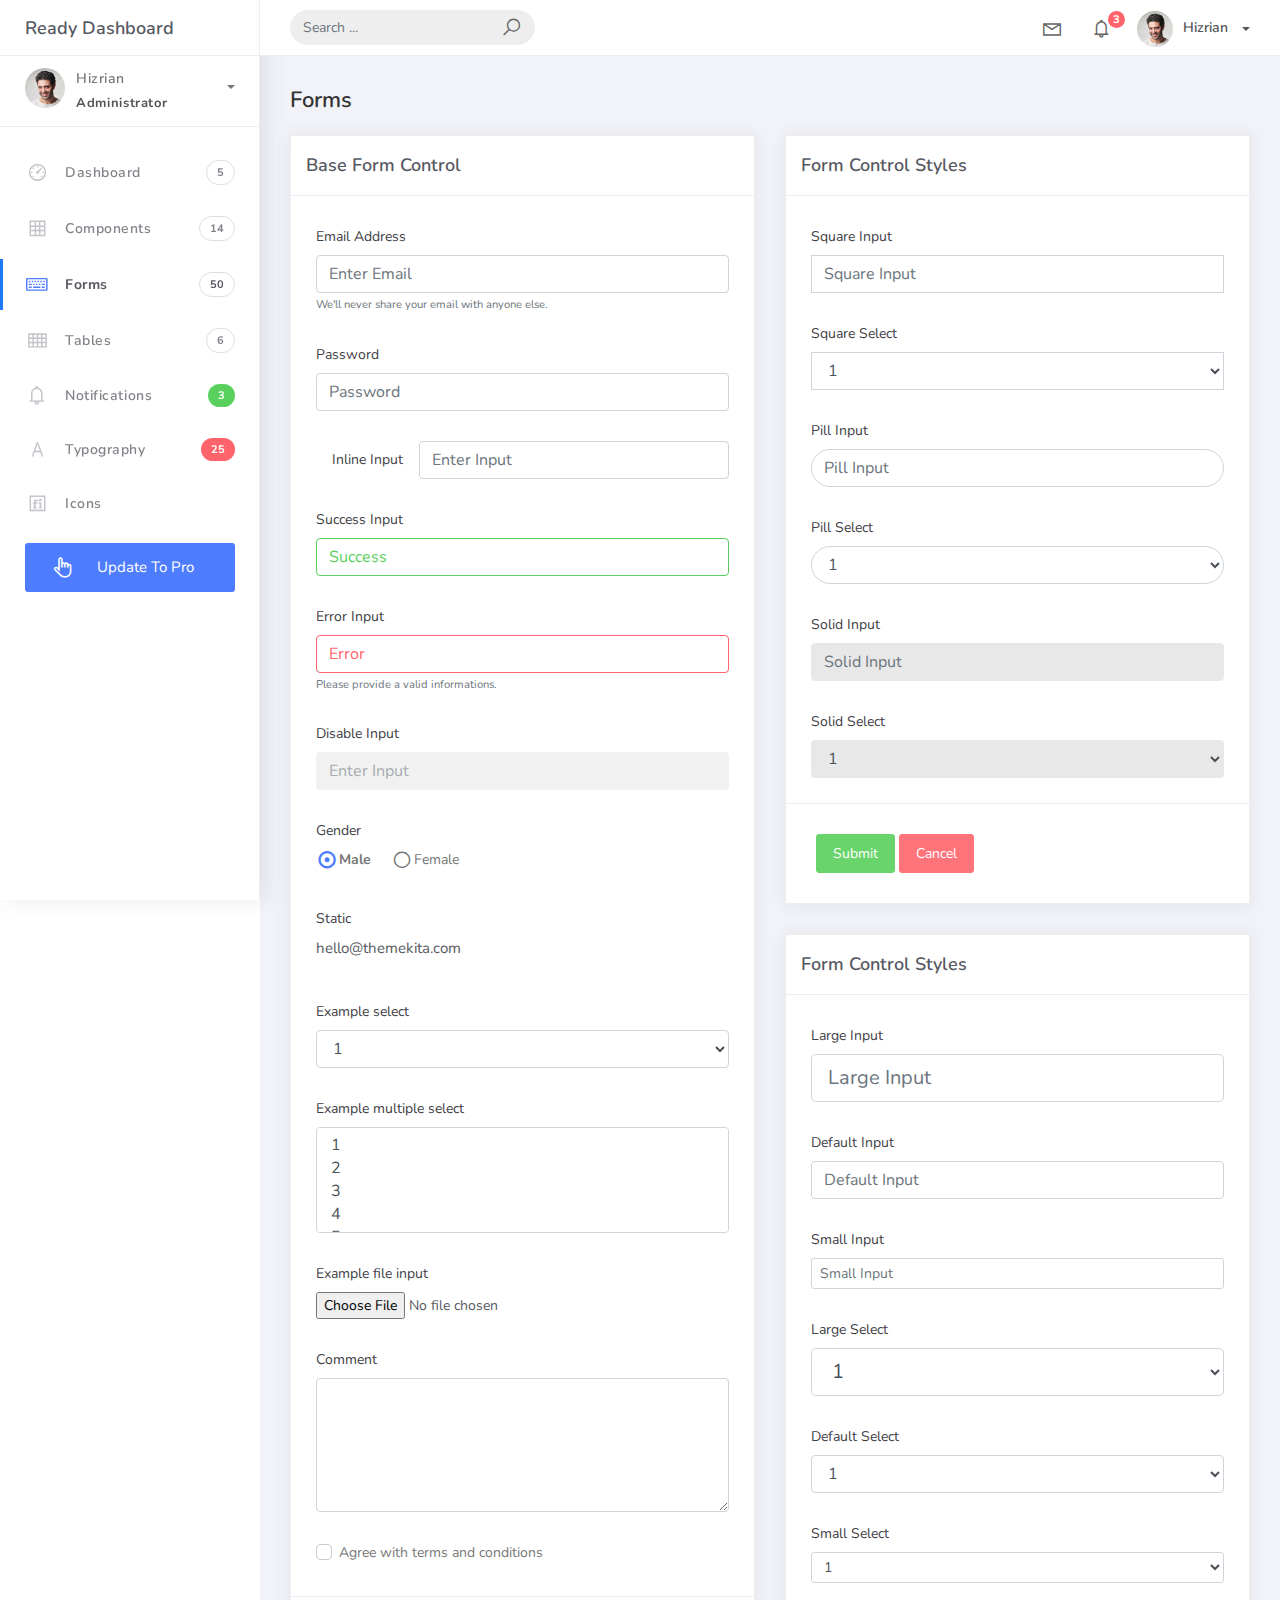
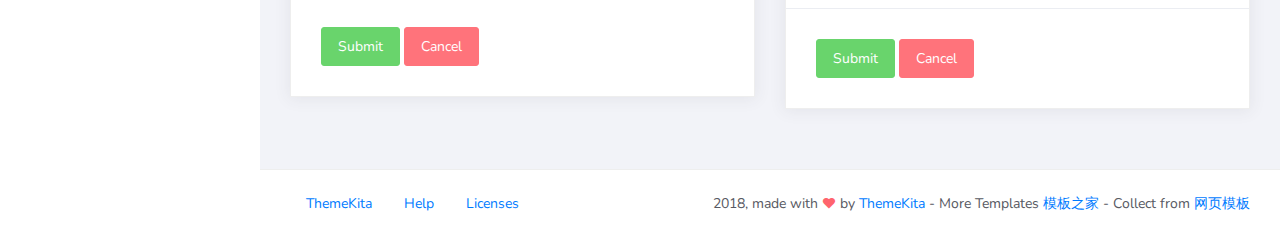
<file: zhihu_web/src/main/resources/templates/manage/forms.html>
<!DOCTYPE html>
<html>
<head>
	<meta http-equiv="X-UA-Compatible" content="IE=edge,chrome=1" />
	<title>Forms - Ready Bootstrap Dashboard</title>
	<meta content='width=device-width, initial-scale=1.0, maximum-scale=1.0, user-scalable=0, shrink-to-fit=no' name='viewport' />
	<link rel="stylesheet" href="assets/css/bootstrap.min.css">
	<link rel="stylesheet" href="https://fonts.googleapis.com/css?family=Nunito:200,200i,300,300i,400,400i,600,600i,700,700i,800,800i,900,900i">
	<link rel="stylesheet" href="assets/css/ready.css">
	<link rel="stylesheet" href="assets/css/demo.css">
</head>
<body>
	<div class="wrapper">
		<div class="main-header">
			<div class="logo-header">
				<a href="index.html" class="logo">
					Ready Dashboard
				</a>
				<button class="navbar-toggler sidenav-toggler ml-auto" type="button" data-toggle="collapse" data-target="collapse" aria-controls="sidebar" aria-expanded="false" aria-label="Toggle navigation">
					<span class="navbar-toggler-icon"></span>
				</button>
				<button class="topbar-toggler more"><i class="la la-ellipsis-v"></i></button>
			</div>
			<nav class="navbar navbar-header navbar-expand-lg">
				<div class="container-fluid">
					
					<form class="navbar-left navbar-form nav-search mr-md-3" action="">
						<div class="input-group">
							<input type="text" placeholder="Search ..." class="form-control">
							<div class="input-group-append">
								<span class="input-group-text">
									<i class="la la-search search-icon"></i>
								</span>
							</div>
						</div>
					</form>
					<ul class="navbar-nav topbar-nav ml-md-auto align-items-center">
						<li class="nav-item dropdown hidden-caret">
							<a class="nav-link dropdown-toggle" href="#" id="navbarDropdown" role="button" data-toggle="dropdown" aria-haspopup="true" aria-expanded="false">
								<i class="la la-envelope"></i>
							</a>
							<div class="dropdown-menu" aria-labelledby="navbarDropdown">
								<a class="dropdown-item" href="#">Action</a>
								<a class="dropdown-item" href="#">Another action</a>
								<div class="dropdown-divider"></div>
								<a class="dropdown-item" href="#">Something else here</a>
							</div>
						</li>
						<li class="nav-item dropdown hidden-caret">
							<a class="nav-link dropdown-toggle" href="#" id="navbarDropdown" role="button" data-toggle="dropdown" aria-haspopup="true" aria-expanded="false">
								<i class="la la-bell"></i>
								<span class="notification">3</span>
							</a>
							<ul class="dropdown-menu notif-box" aria-labelledby="navbarDropdown">
								<li>
									<div class="dropdown-title">You have 4 new notification</div>
								</li>
								<li>
									<div class="notif-center">
										<a href="#">
											<div class="notif-icon notif-primary"> <i class="la la-user-plus"></i> </div>
											<div class="notif-content">
												<span class="block">
													New user registered
												</span>
												<span class="time">5 minutes ago</span> 
											</div>
										</a>
										<a href="#">
											<div class="notif-icon notif-success"> <i class="la la-comment"></i> </div>
											<div class="notif-content">
												<span class="block">
													Rahmad commented on Admin
												</span>
												<span class="time">12 minutes ago</span> 
											</div>
										</a>
										<a href="#">
											<div class="notif-img"> 
												<img src="assets/img/profile2.jpg" alt="Img Profile">
											</div>
											<div class="notif-content">
												<span class="block">
													Reza send messages to you
												</span>
												<span class="time">12 minutes ago</span> 
											</div>
										</a>
										<a href="#">
											<div class="notif-icon notif-danger"> <i class="la la-heart"></i> </div>
											<div class="notif-content">
												<span class="block">
													Farrah liked Admin
												</span>
												<span class="time">17 minutes ago</span> 
											</div>
										</a>
									</div>
								</li>
								<li>
									<a class="see-all" href="javascript:void(0);"> <strong>See all notifications</strong> <i class="la la-angle-right"></i> </a>
								</li>
							</ul>
						</li>
						<li class="nav-item dropdown">
							<a class="dropdown-toggle profile-pic" data-toggle="dropdown" href="#" aria-expanded="false"> <img src="assets/img/profile.jpg" alt="user-img" width="36" class="img-circle"><span >Hizrian</span></span> </a>
							<ul class="dropdown-menu dropdown-user">
								<li>
									<div class="user-box">
										<div class="u-img"><img src="assets/img/profile.jpg" alt="user"></div>
										<div class="u-text">
											<h4>Hizrian</h4>
											<p class="text-muted">hello@themekita.com</p><a href="profile.html" class="btn btn-rounded btn-danger btn-sm">View Profile</a></div>
										</div>
									</li>
									<div class="dropdown-divider"></div>
									<a class="dropdown-item" href="#"><i class="ti-user"></i> My Profile</a>
									<a class="dropdown-item" href="#"></i> My Balance</a>
									<a class="dropdown-item" href="#"><i class="ti-email"></i> Inbox</a>
									<div class="dropdown-divider"></div>
									<a class="dropdown-item" href="#"><i class="ti-settings"></i> Account Setting</a>
									<div class="dropdown-divider"></div>
									<a class="dropdown-item" href="#"><i class="fa fa-power-off"></i> Logout</a>
								</ul>
								<!-- /.dropdown-user -->
							</li>
						</ul>
					</div>
				</nav>
			</div>
			<div class="sidebar">
				<div class="scrollbar-inner sidebar-wrapper">
					<div class="user">
						<div class="photo">
							<img src="assets/img/profile.jpg">
						</div>
						<div class="info">
							<a class="" data-toggle="collapse" href="#collapseExample" aria-expanded="true">
								<span>
									Hizrian
									<span class="user-level">Administrator</span>
									<span class="caret"></span>
								</span>
							</a>
							<div class="clearfix"></div>

							<div class="collapse in" id="collapseExample" aria-expanded="true" style="">
								<ul class="nav">
									<li>
										<a href="#profile">
											<span class="link-collapse">My Profile</span>
										</a>
									</li>
									<li>
										<a href="#edit">
											<span class="link-collapse">Edit Profile</span>
										</a>
									</li>
									<li>
										<a href="#settings">
											<span class="link-collapse">Settings</span>
										</a>
									</li>
								</ul>
							</div>
						</div>
					</div>
					<ul class="nav">
						<li class="nav-item">
							<a href="index.html">
								<i class="la la-dashboard"></i>
								<p>Dashboard</p>
								<span class="badge badge-count">5</span>
							</a>
						</li>
						<li class="nav-item">
							<a href="components.html">
								<i class="la la-table"></i>
								<p>Components</p>
								<span class="badge badge-count">14</span>
							</a>
						</li>
						<li class="nav-item active">
							<a href="forms.html">
								<i class="la la-keyboard-o"></i>
								<p>Forms</p>
								<span class="badge badge-count">50</span>
							</a>
						</li>
						<li class="nav-item">
							<a href="tables.html">
								<i class="la la-th"></i>
								<p>Tables</p>
								<span class="badge badge-count">6</span>
							</a>
						</li>
						<li class="nav-item">
							<a href="notifications.html">
								<i class="la la-bell"></i>
								<p>Notifications</p>
								<span class="badge badge-success">3</span>
							</a>
						</li>
						<li class="nav-item">
							<a href="typography.html">
								<i class="la la-font"></i>
								<p>Typography</p>
								<span class="badge badge-danger">25</span>
							</a>
						</li>
						<li class="nav-item">
							<a href="icons.html">
								<i class="la la-fonticons"></i>
								<p>Icons</p>
							</a>
						</li>
						<li class="nav-item update-pro">
							<button  data-toggle="modal" data-target="#modalUpdate">
								<i class="la la-hand-pointer-o"></i>
								<p>Update To Pro</p>
							</button>
						</li>
					</ul>
				</div>
			</div>
			<div class="main-panel">
				<div class="content">
					<div class="container-fluid">
						<h4 class="page-title">Forms</h4>
						<div class="row">
							<div class="col-md-6">
								<div class="card">
									<div class="card-header">
										<div class="card-title">Base Form Control</div>
									</div>
									<div class="card-body">
										<div class="form-group">
											<label for="email">Email Address</label>
											<input type="email" class="form-control" id="email" placeholder="Enter Email">
											<small id="emailHelp" class="form-text text-muted">We'll never share your email with anyone else.</small>
										</div>
										<div class="form-group">
											<label for="password">Password</label>
											<input type="password" class="form-control" id="password" placeholder="Password">
										</div>
										<div class="form-group form-inline">
											<label for="inlineinput" class="col-md-3 col-form-label">Inline Input</label>
											<div class="col-md-9 p-0">
												<input type="text" class="form-control input-full" id="inlineinput" placeholder="Enter Input">
											</div>
										</div>
										<div class="form-group has-success">
											<label for="successInput">Success Input</label>
											<input type="text" id="successInput" value="Success" class="form-control">
										</div>
										<div class="form-group has-error has-feedback">
											<label for="errorInput">Error Input</label>
											<input type="text" id="errorInput" value="Error" class="form-control">
											<small id="emailHelp" class="form-text text-muted">Please provide a valid informations.</small>
										</div>
										<div class="form-group">
											<label for="disableinput">Disable Input</label>
											<input type="text" class="form-control" id="disableinput" placeholder="Enter Input" disabled>
										</div>
										<div class="form-check">
											<label>Gender</label><br/>
											<label class="form-radio-label">
												<input class="form-radio-input" type="radio" name="optionsRadios" value=""  checked="">
												<span class="form-radio-sign">Male</span>
											</label>
											<label class="form-radio-label ml-3">
												<input class="form-radio-input" type="radio" name="optionsRadios" value="">
												<span class="form-radio-sign">Female</span>
											</label>
										</div>
										<div class="form-group">
											<label class="control-label">
												Static
											</label> <!----> <p class="form-control-static">hello@themekita.com</p> <!---->  <!----></div>
											<div class="form-group">
												<label for="exampleFormControlSelect1">Example select</label>
												<select class="form-control" id="exampleFormControlSelect1">
													<option>1</option>
													<option>2</option>
													<option>3</option>
													<option>4</option>
													<option>5</option>
												</select>
											</div>
											<div class="form-group">
												<label for="exampleFormControlSelect2">Example multiple select</label>
												<select multiple class="form-control" id="exampleFormControlSelect2">
													<option>1</option>
													<option>2</option>
													<option>3</option>
													<option>4</option>
													<option>5</option>
												</select>
											</div>
											<div class="form-group">
												<label for="exampleFormControlFile1">Example file input</label>
												<input type="file" class="form-control-file" id="exampleFormControlFile1">
											</div>
											<div class="form-group">
												<label for="comment">Comment</label>
												<textarea class="form-control" id="comment" rows="5">

												</textarea>
											</div>
											<div class="form-check">
												<label class="form-check-label">
													<input class="form-check-input" type="checkbox" value="">
													<span class="form-check-sign">Agree with terms and conditions</span>
												</label>
											</div>
										</div>
										<div class="card-action">
											<button class="btn btn-success">Submit</button>
											<button class="btn btn-danger">Cancel</button>
										</div>
									</div>
								</div>
								<div class="col-md-6">
									<div class="card">
										<div class="card-header">
											<div class="card-title">Form Control Styles</div>
										</div>
										<div class="card-body">
											<div class="form-group">
												<label for="squareInput">Square Input</label>
												<input type="text" class="form-control input-square" id="squareInput" placeholder="Square Input">
											</div>
											<div class="form-group">
												<label for="squareSelect">Square Select</label>
												<select class="form-control input-square" id="squareSelect">
													<option>1</option>
													<option>2</option>
													<option>3</option>
													<option>4</option>
													<option>5</option>
												</select>
											</div>
											<div class="form-group">
												<label for="pillInput">Pill Input</label>
												<input type="text" class="form-control input-pill" id="pillInput" placeholder="Pill Input">
											</div>
											<div class="form-group">
												<label for="pillSelect">Pill Select</label>
												<select class="form-control input-pill" id="pillSelect">
													<option>1</option>
													<option>2</option>
													<option>3</option>
													<option>4</option>
													<option>5</option>
												</select>
											</div>
											<div class="form-group">
												<label for="solidInput">Solid Input</label>
												<input type="text" class="form-control input-solid" id="solidInput" placeholder="Solid Input">
											</div>
											<div class="form-group">
												<label for="solidSelect">Solid Select</label>
												<select class="form-control input-solid" id="solidSelect">
													<option>1</option>
													<option>2</option>
													<option>3</option>
													<option>4</option>
													<option>5</option>
												</select>
											</div>											
										</div>
										<div class="card-action">
											<button class="btn btn-success">Submit</button>
											<button class="btn btn-danger">Cancel</button>
										</div>
									</div>
									<div class="card">
										<div class="card-header">
											<div class="card-title">Form Control Styles</div>
										</div>
										<div class="card-body">
											<div class="form-group">
												<label for="largeInput">Large Input</label>
												<input type="text" class="form-control form-control-lg" id="largeInput" placeholder="Large Input">
											</div>
											<div class="form-group">
												<label for="largeInput">Default Input</label>
												<input type="text" class="form-control form-control" id="defaultInput" placeholder="Default Input">
											</div>
											<div class="form-group">
												<label for="smallInput">Small Input</label>
												<input type="text" class="form-control form-control-sm" id="smallInput" placeholder="Small Input">
											</div>
											<div class="form-group">
												<label for="largeSelect">Large Select</label>
												<select class="form-control form-control-lg" id="largeSelect">
													<option>1</option>
													<option>2</option>
													<option>3</option>
													<option>4</option>
													<option>5</option>
												</select>
											</div>
											<div class="form-group">
												<label for="defaultSelect">Default Select</label>
												<select class="form-control form-control" id="defaultSelect">
													<option>1</option>
													<option>2</option>
													<option>3</option>
													<option>4</option>
													<option>5</option>
												</select>
											</div>
											<div class="form-group">
												<label for="smallSelect">Small Select</label>
												<select class="form-control form-control-sm" id="smallSelect">
													<option>1</option>
													<option>2</option>
													<option>3</option>
													<option>4</option>
													<option>5</option>
												</select>
											</div>
										</div>
										<div class="card-action">
											<button class="btn btn-success">Submit</button>
											<button class="btn btn-danger">Cancel</button>
										</div>
									</div>
								</div>
							</div>
						</div>
					</div>
					<footer class="footer">
						<div class="container-fluid">
							<nav class="pull-left">
								<ul class="nav">
									<li class="nav-item">
										<a class="nav-link" href="#">
											ThemeKita
										</a>
									</li>
									<li class="nav-item">
										<a class="nav-link" href="#">
											Help
										</a>
									</li>
									<li class="nav-item">
										<a class="nav-link" href="#">
											Licenses
										</a>
									</li>
								</ul>
							</nav>
							<div class="copyright ml-auto">
								2018, made with <i class="la la-heart heart text-danger"></i> by <a href="#">ThemeKita</a> - More Templates <a href="http://www.cssmoban.com/" target="_blank" title="模板之家">模板之家</a> - Collect from <a href="http://www.cssmoban.com/" title="网页模板" target="_blank">网页模板</a></div>				
						</div>
					</footer>
				</div>
			</div>
		</div>
	</div>
	<!-- Modal -->
	<div class="modal fade" id="modalUpdate" tabindex="-1" role="dialog" aria-labelledby="modalUpdatePro" aria-hidden="true">
		<div class="modal-dialog modal-dialog-centered" role="document">
			<div class="modal-content">
				<div class="modal-header bg-primary">
					<h6 class="modal-title"><i class="la la-frown-o"></i> Under Development</h6>
					<button type="button" class="close" data-dismiss="modal" aria-label="Close">
						<span aria-hidden="true">&times;</span>
					</button>
				</div>
				<div class="modal-body text-center">									
					<p>Currently the pro version of the <b>Ready Dashboard</b> Bootstrap is in progress development</p>
					<p>
					<b>We'll let you know when it's done</b></p>
				</div>
				<div class="modal-footer">
					<button type="button" class="btn btn-secondary" data-dismiss="modal">Close</button>
				</div>
			</div>
		</div>
	</div>
</body>
<script src="assets/js/core/jquery.3.2.1.min.js"></script>
<script src="assets/js/plugin/jquery-ui-1.12.1.custom/jquery-ui.min.js"></script>
<script src="assets/js/core/popper.min.js"></script>
<script src="assets/js/core/bootstrap.min.js"></script>
<script src="assets/js/plugin/chartist/chartist.min.js"></script>
<script src="assets/js/plugin/chartist/plugin/chartist-plugin-tooltip.min.js"></script>
<script src="assets/js/plugin/bootstrap-notify/bootstrap-notify.min.js"></script>
<script src="assets/js/plugin/bootstrap-toggle/bootstrap-toggle.min.js"></script>
<script src="assets/js/plugin/jquery-mapael/jquery.mapael.min.js"></script>
<script src="assets/js/plugin/jquery-mapael/maps/world_countries.min.js"></script>
<script src="assets/js/plugin/chart-circle/circles.min.js"></script>
<script src="assets/js/plugin/jquery-scrollbar/jquery.scrollbar.min.js"></script>
<script src="assets/js/ready.min.js"></script>
</html>
</file>
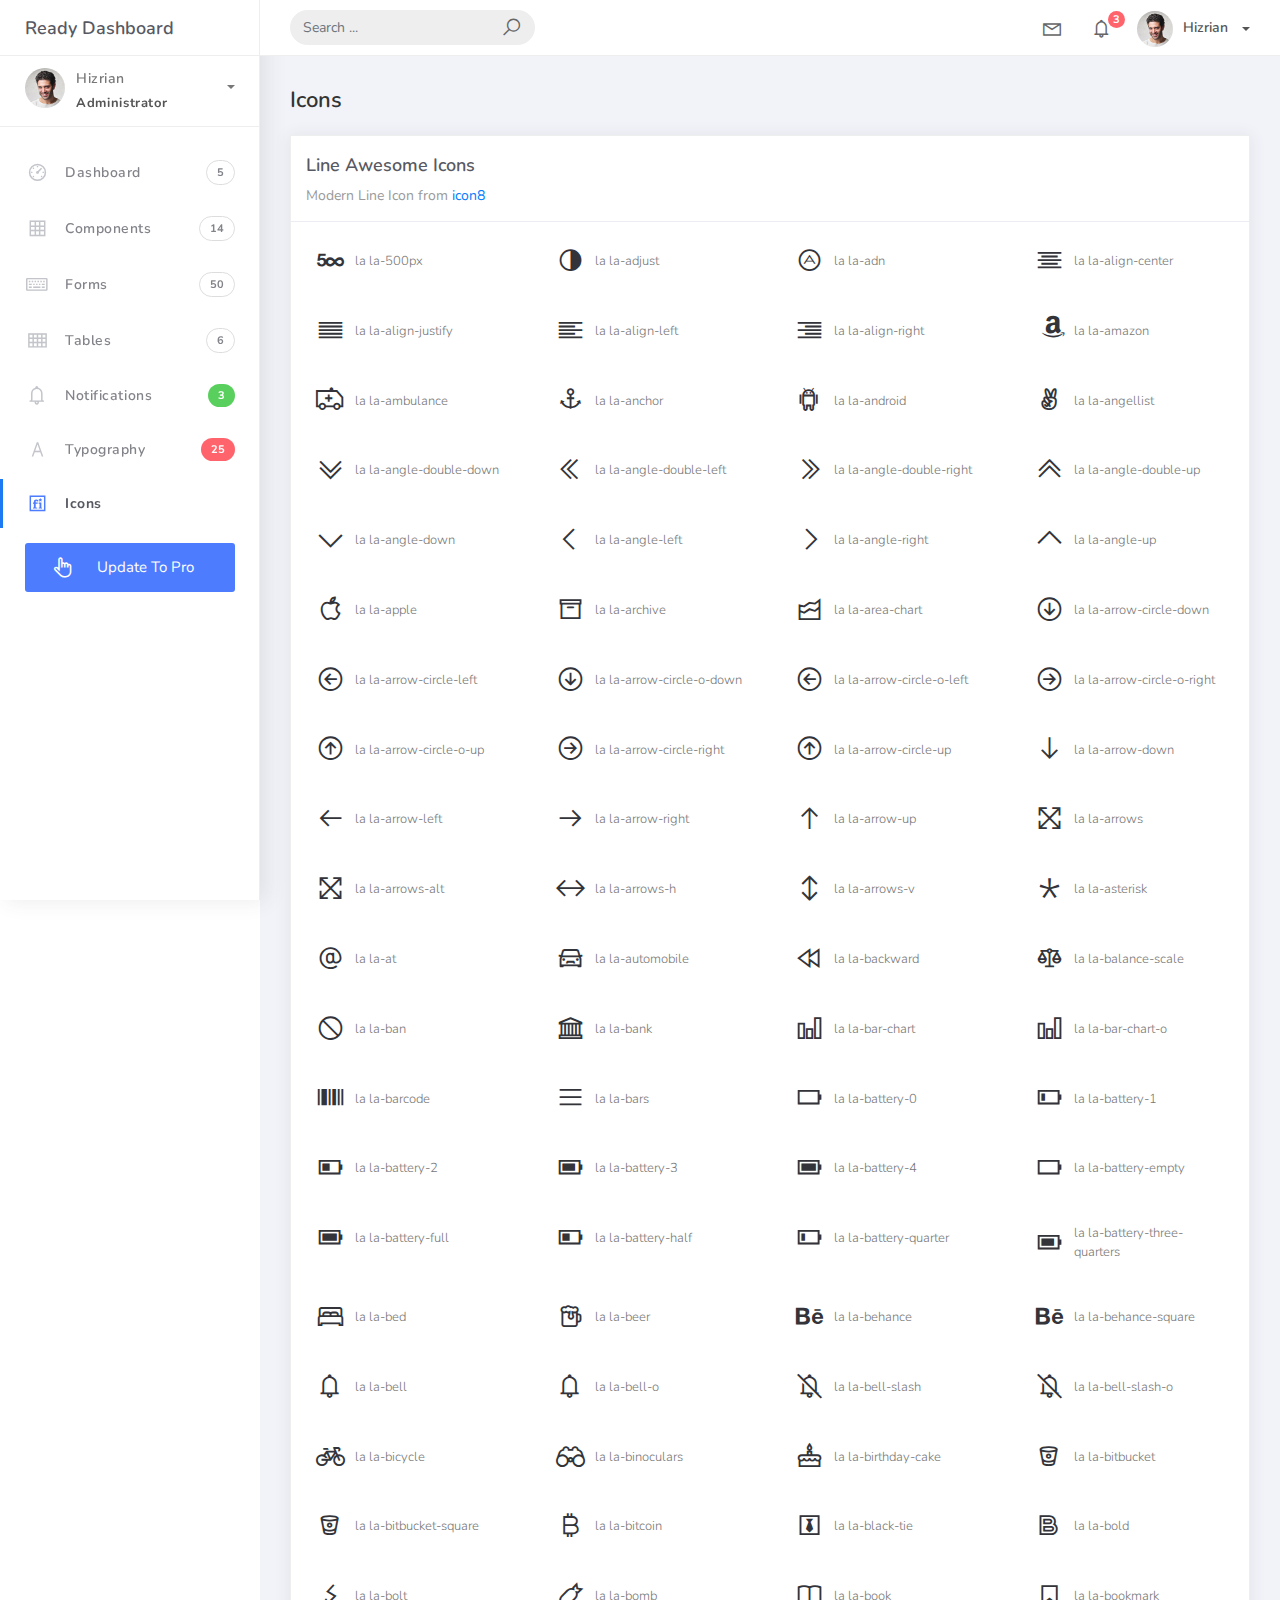
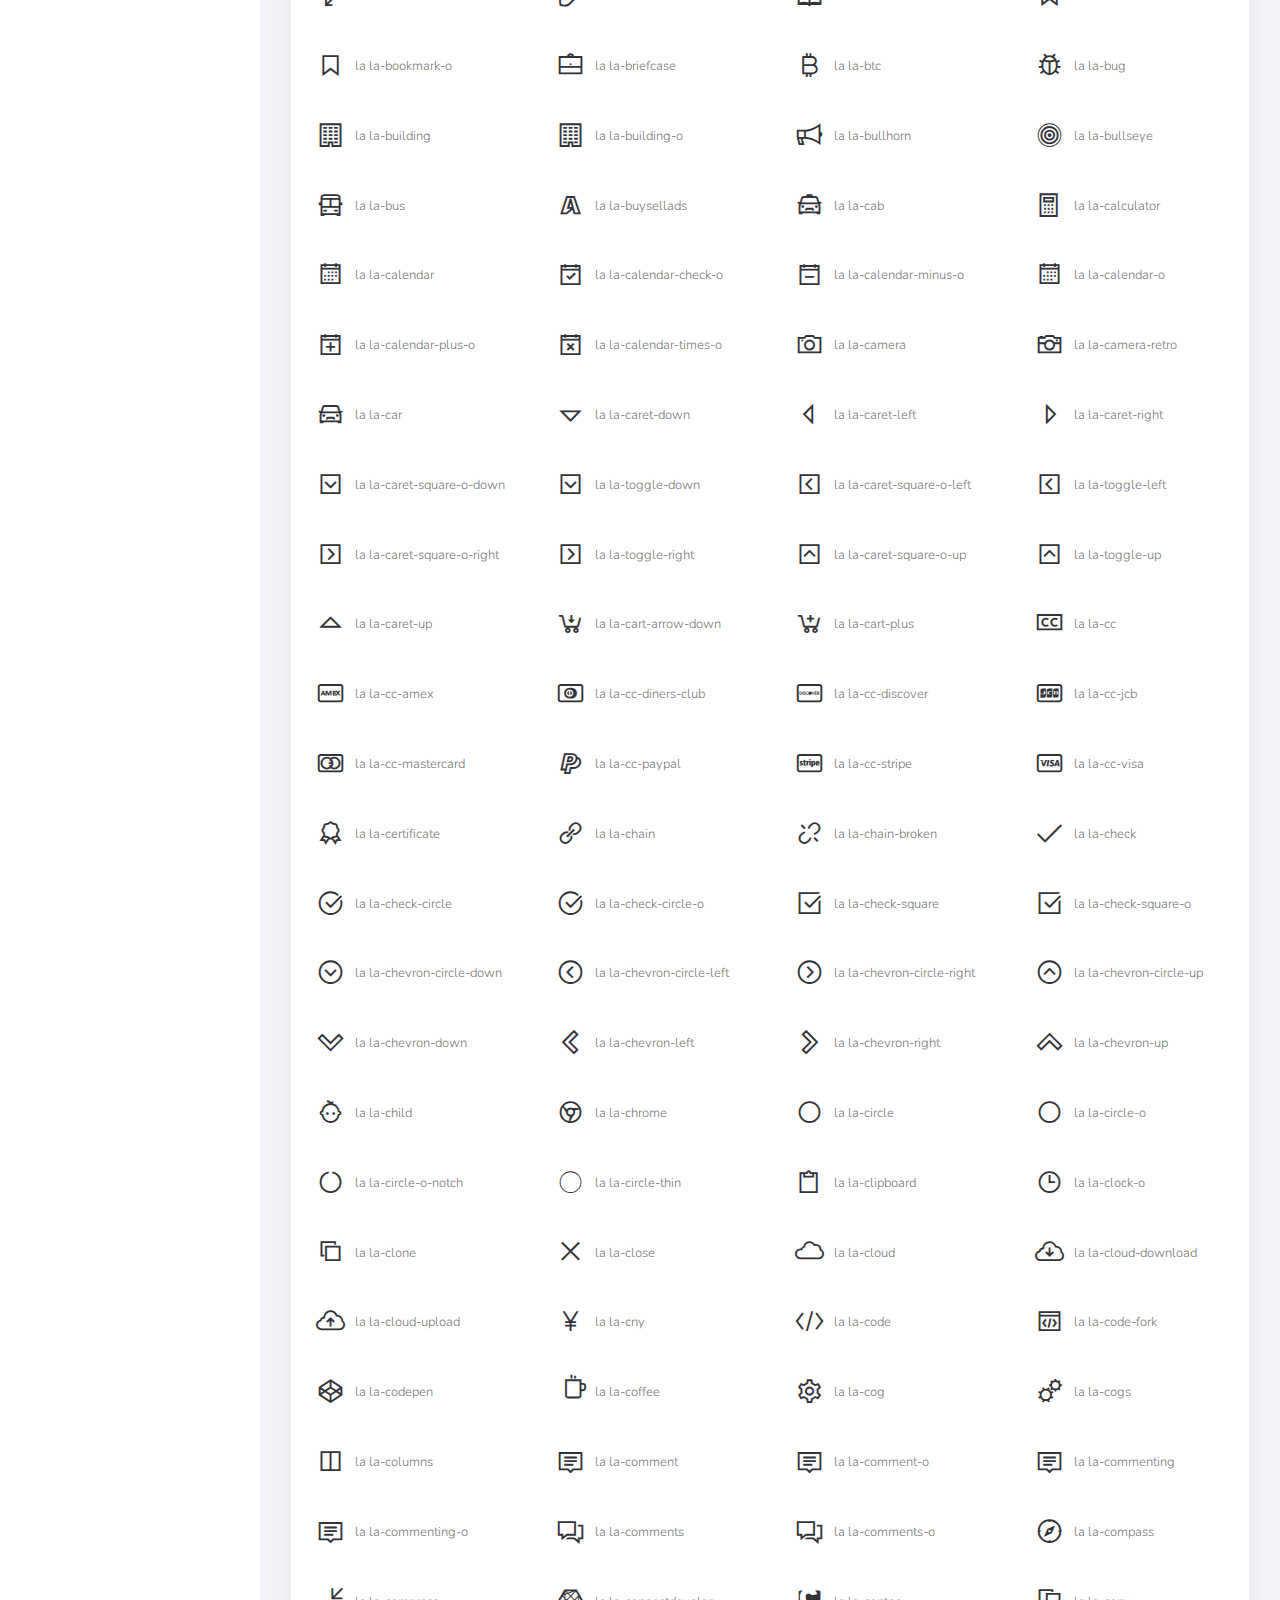
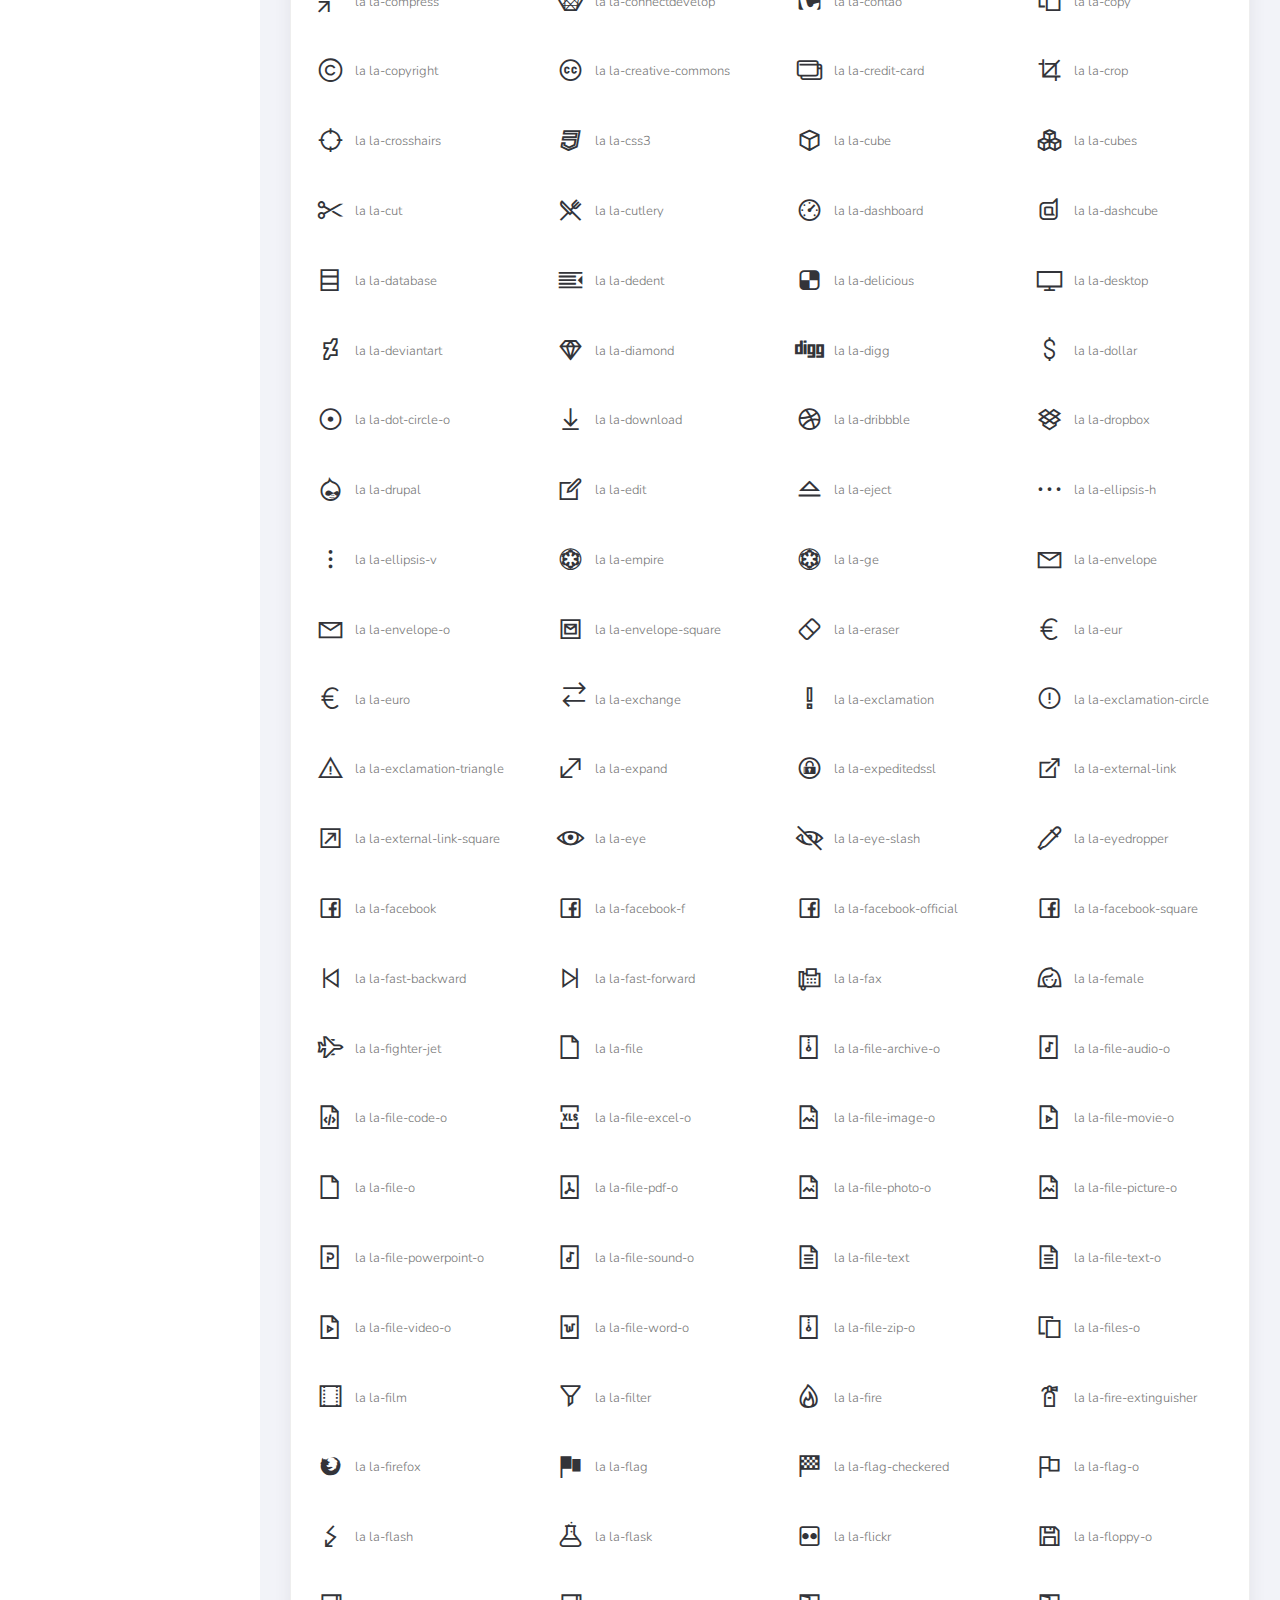
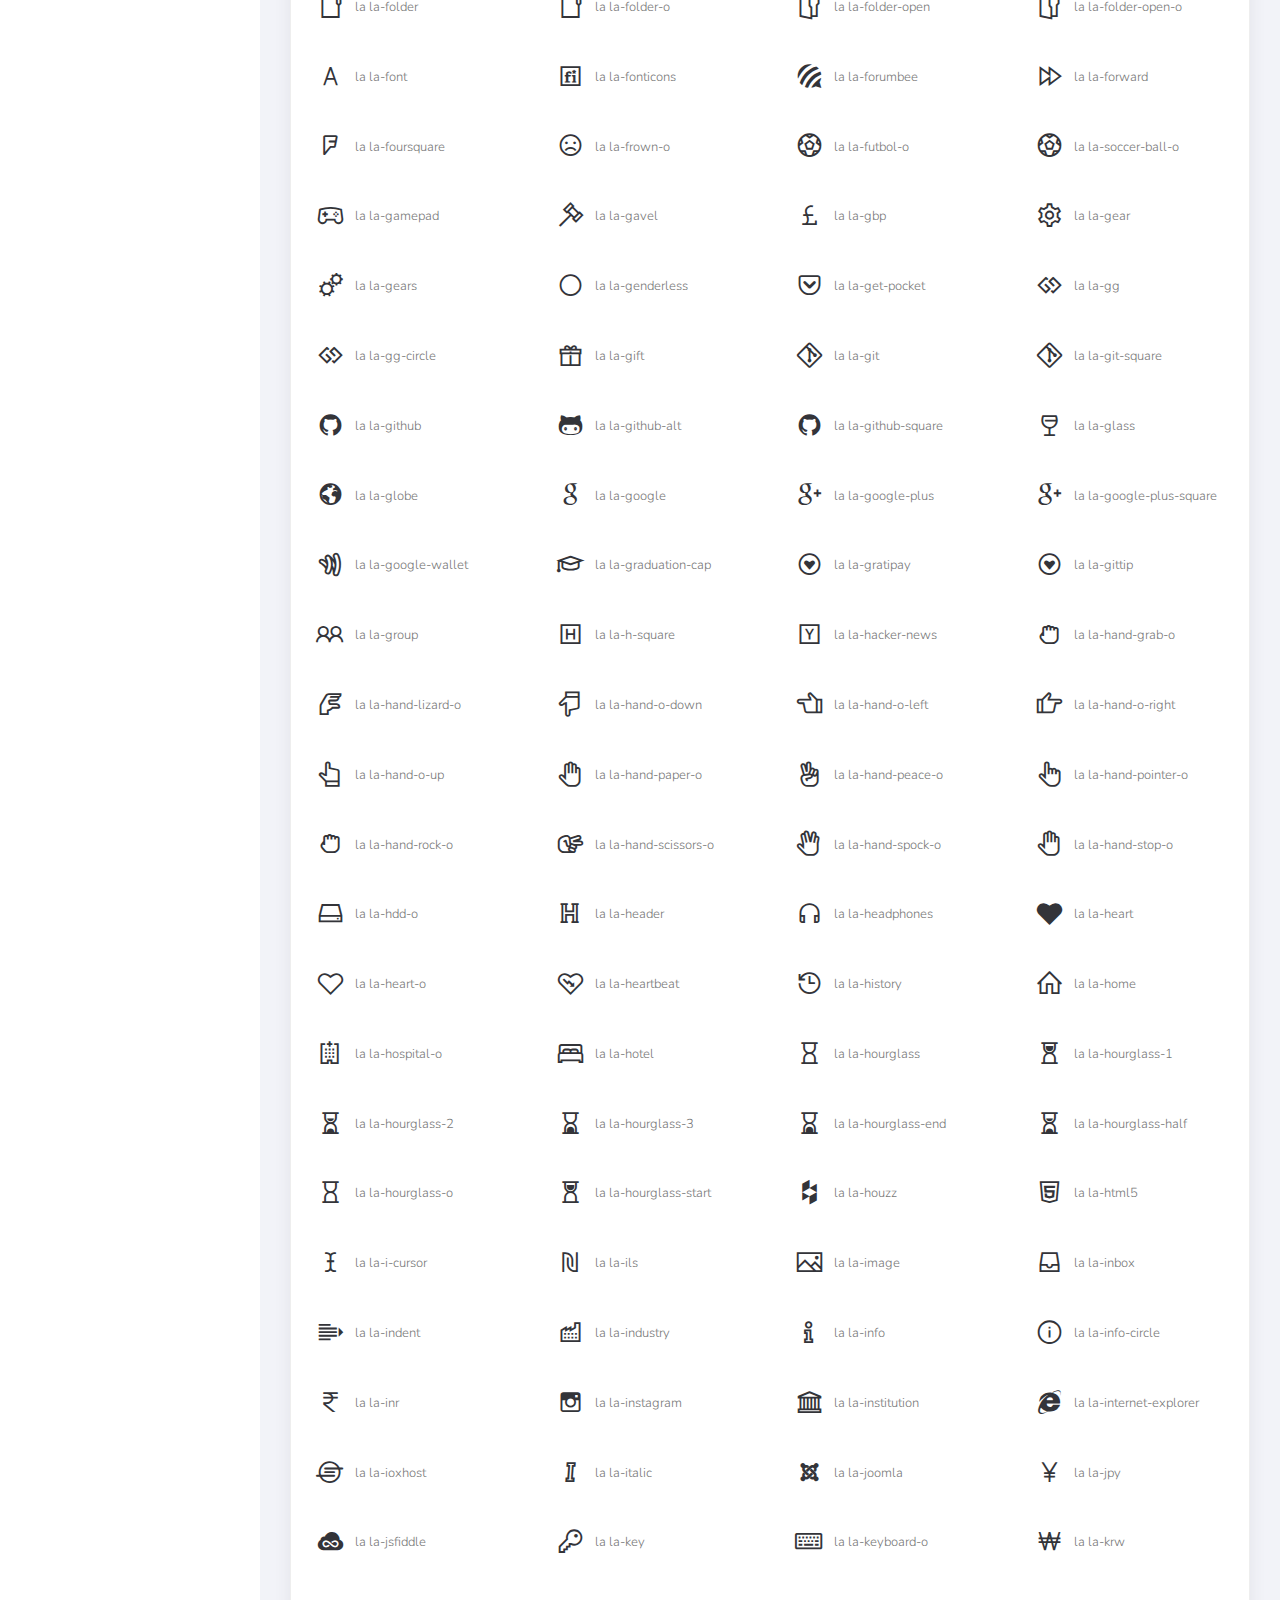
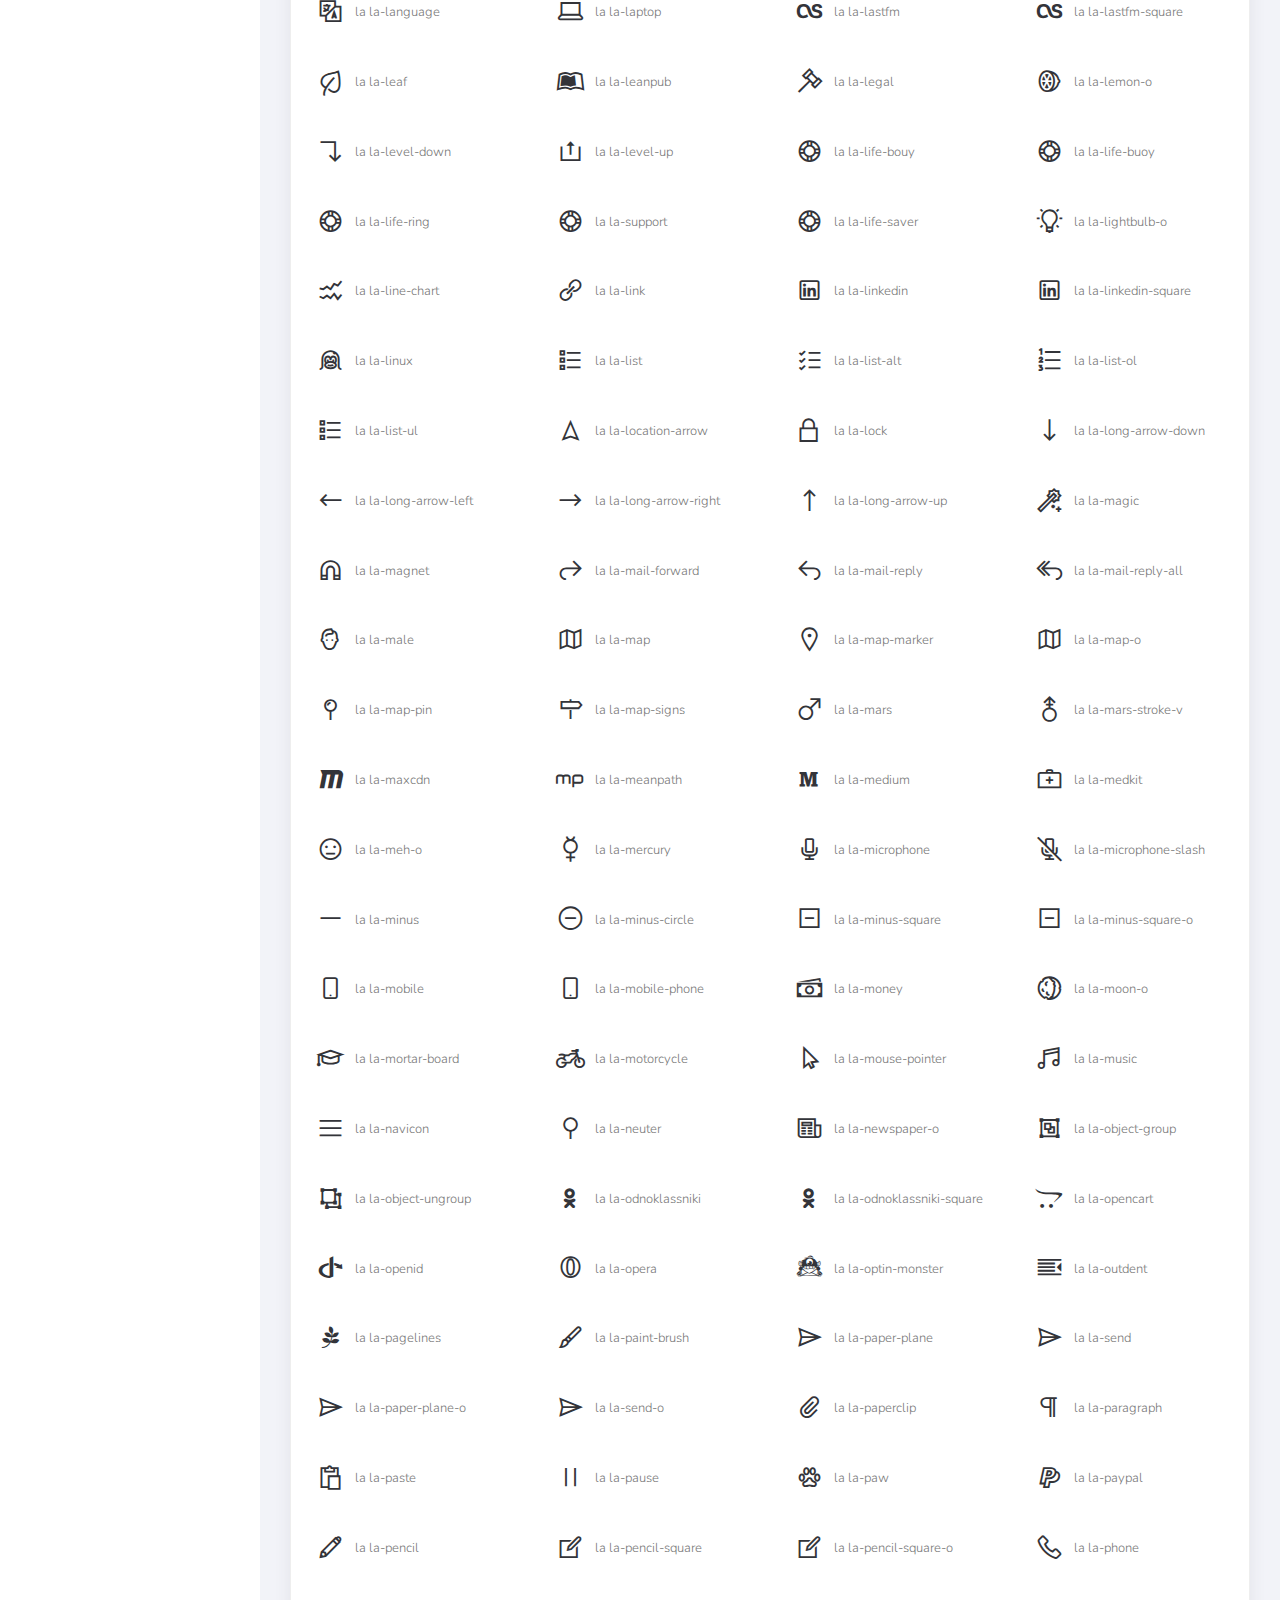
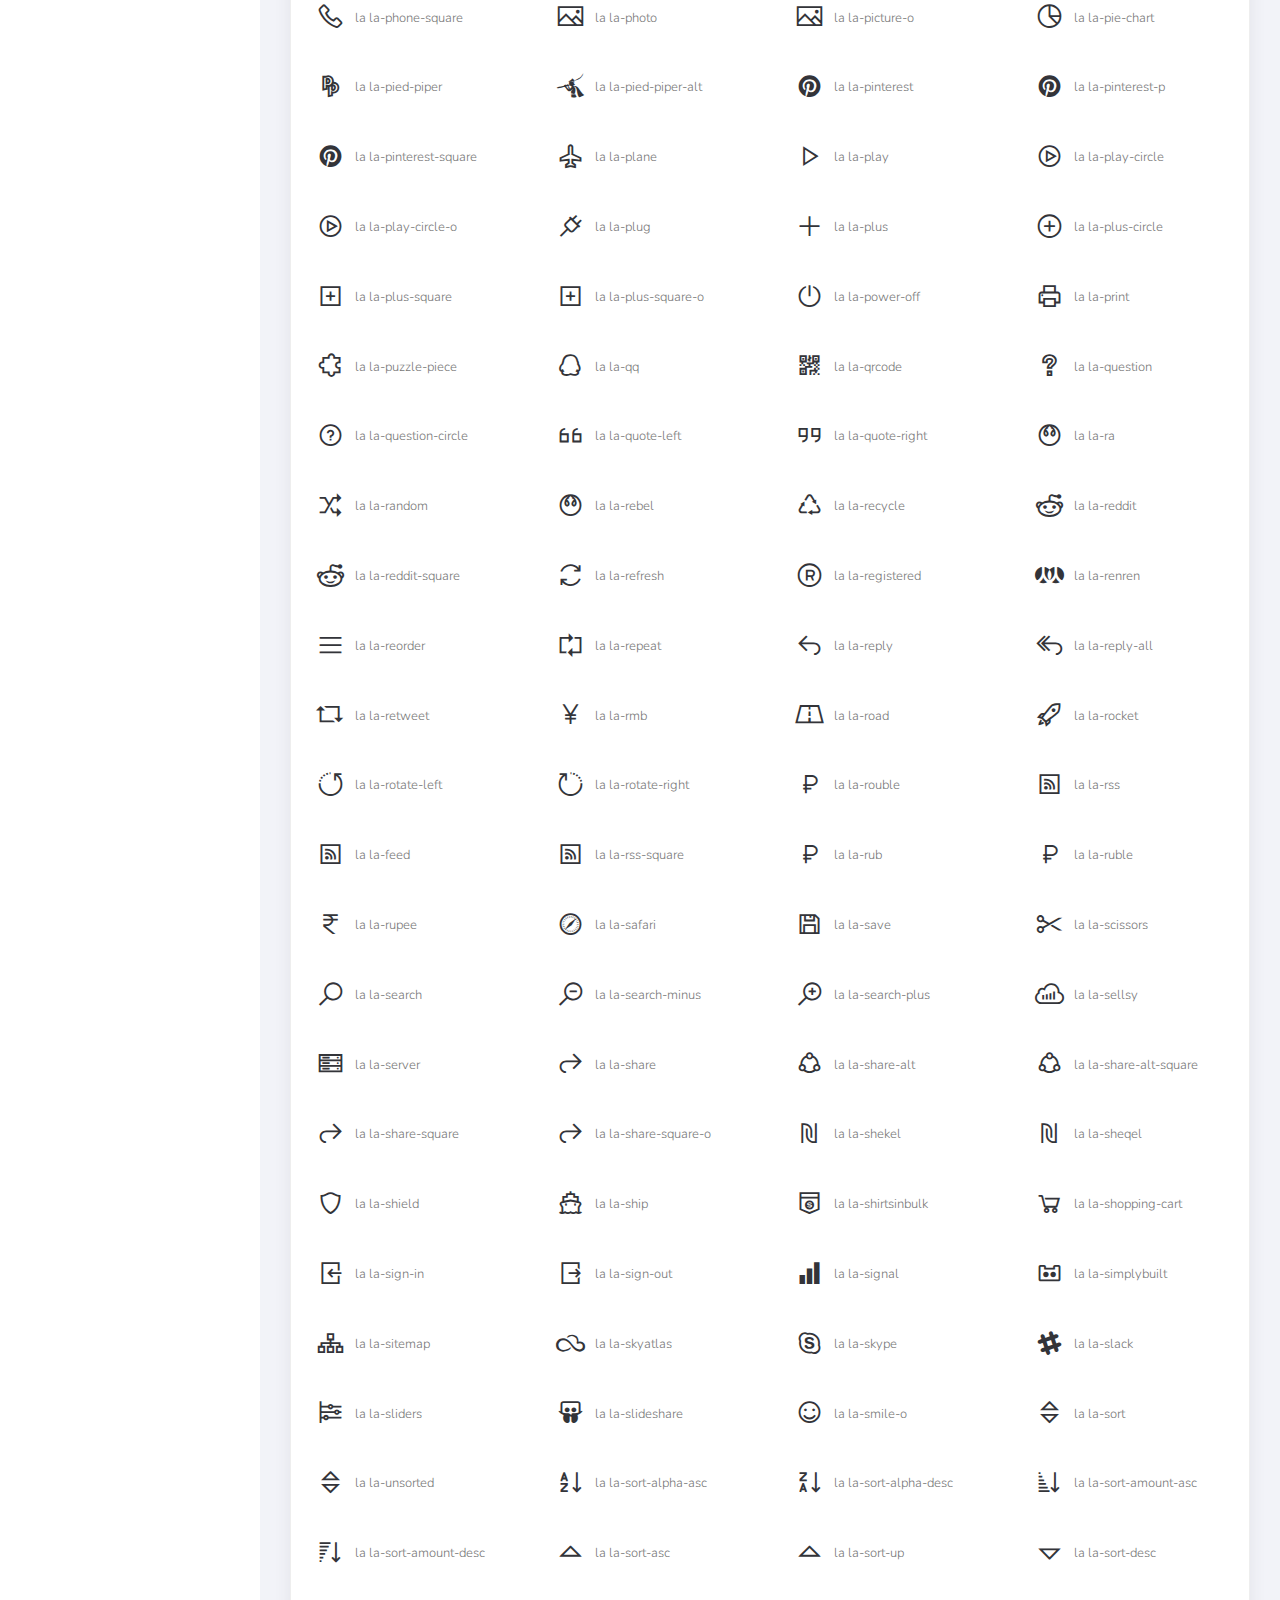
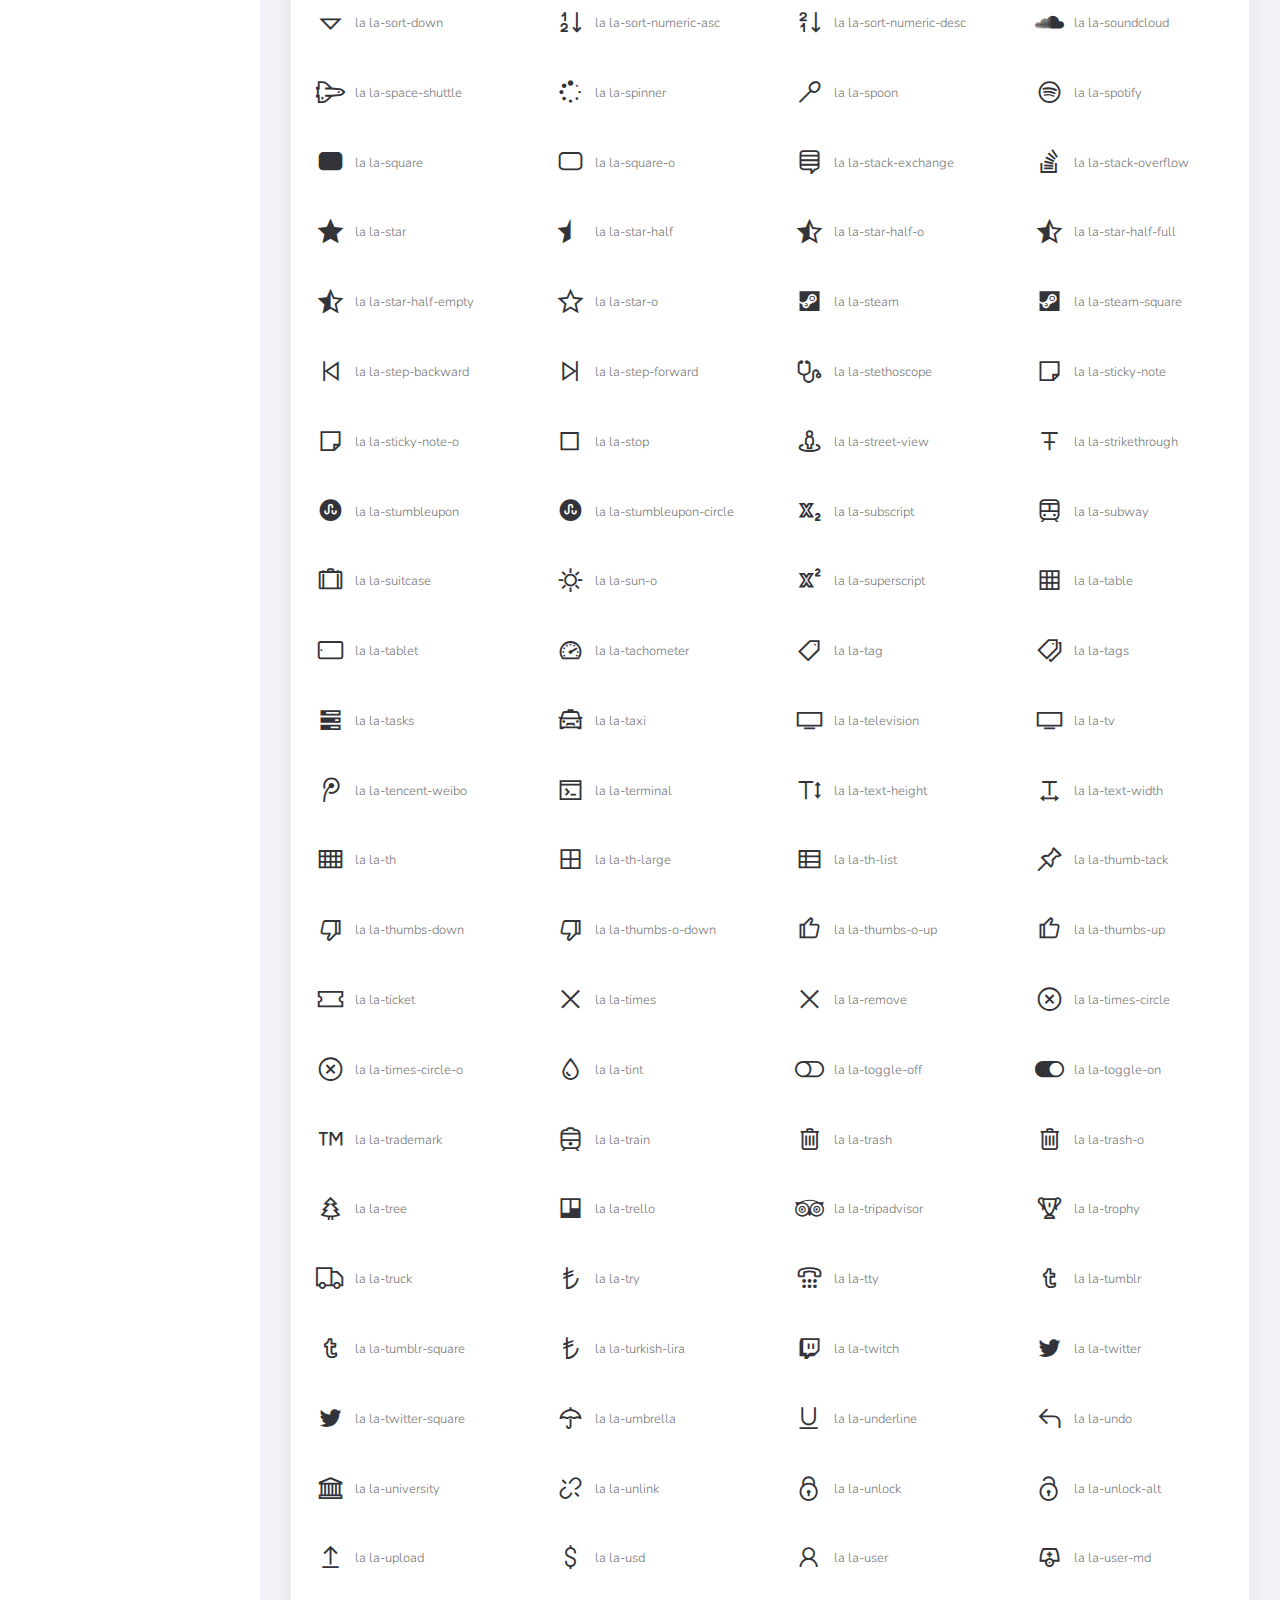
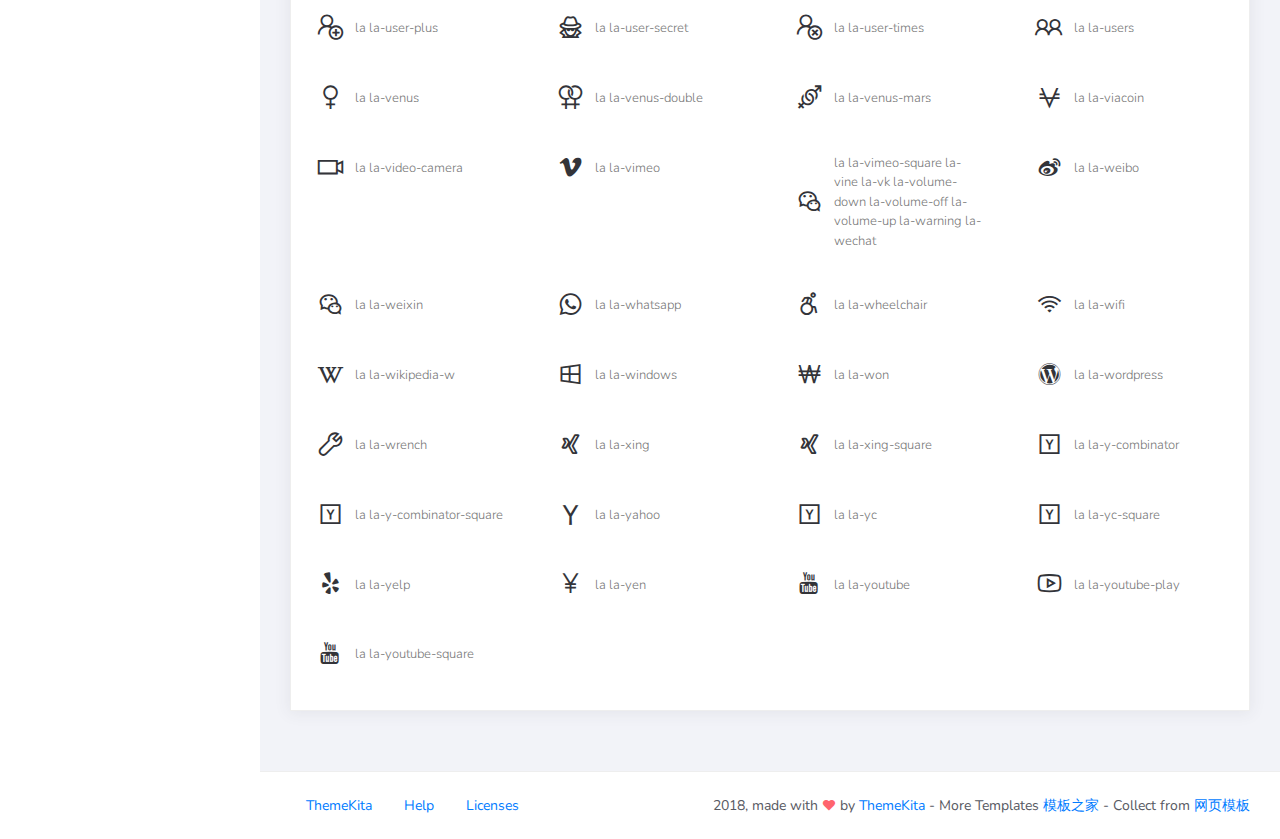
<file: zhihu_web/src/main/resources/templates/manage/icons.html>
<!DOCTYPE html>
<html>
<head>
	<meta http-equiv="X-UA-Compatible" content="IE=edge,chrome=1" />
	<title>Icons - Ready Bootstrap Dashboard</title>
	<meta content='width=device-width, initial-scale=1.0, maximum-scale=1.0, user-scalable=0, shrink-to-fit=no' name='viewport' />
	<link rel="stylesheet" href="assets/css/bootstrap.min.css">
	<link rel="stylesheet" href="https://fonts.googleapis.com/css?family=Nunito:200,200i,300,300i,400,400i,600,600i,700,700i,800,800i,900,900i">
	<link rel="stylesheet" href="assets/css/ready.css">
	<link rel="stylesheet" href="assets/css/demo.css">
</head>
<body>
	<div class="wrapper">
		<div class="main-header">
			<div class="logo-header">
				<a href="index.html" class="logo">
					Ready Dashboard
				</a>
				<button class="navbar-toggler sidenav-toggler ml-auto" type="button" data-toggle="collapse" data-target="collapse" aria-controls="sidebar" aria-expanded="false" aria-label="Toggle navigation">
					<span class="navbar-toggler-icon"></span>
				</button>
				<button class="topbar-toggler more"><i class="la la-ellipsis-v"></i></button>
			</div>
			<nav class="navbar navbar-header navbar-expand-lg">
				<div class="container-fluid">
					
					<form class="navbar-left navbar-form nav-search mr-md-3" action="">
						<div class="input-group">
							<input type="text" placeholder="Search ..." class="form-control">
							<div class="input-group-append">
								<span class="input-group-text">
									<i class="la la-search search-icon"></i>
								</span>
							</div>
						</div>
					</form>
					<ul class="navbar-nav topbar-nav ml-md-auto align-items-center">
						<li class="nav-item dropdown hidden-caret">
							<a class="nav-link dropdown-toggle" href="#" id="navbarDropdown" role="button" data-toggle="dropdown" aria-haspopup="true" aria-expanded="false">
								<i class="la la-envelope"></i>
							</a>
							<div class="dropdown-menu" aria-labelledby="navbarDropdown">
								<a class="dropdown-item" href="#">Action</a>
								<a class="dropdown-item" href="#">Another action</a>
								<div class="dropdown-divider"></div>
								<a class="dropdown-item" href="#">Something else here</a>
							</div>
						</li>
						<li class="nav-item dropdown hidden-caret">
							<a class="nav-link dropdown-toggle" href="#" id="navbarDropdown" role="button" data-toggle="dropdown" aria-haspopup="true" aria-expanded="false">
								<i class="la la-bell"></i>
								<span class="notification">3</span>
							</a>
							<ul class="dropdown-menu notif-box" aria-labelledby="navbarDropdown">
								<li>
									<div class="dropdown-title">You have 4 new notification</div>
								</li>
								<li>
									<div class="notif-center">
										<a href="#">
											<div class="notif-icon notif-primary"> <i class="la la-user-plus"></i> </div>
											<div class="notif-content">
												<span class="block">
													New user registered
												</span>
												<span class="time">5 minutes ago</span> 
											</div>
										</a>
										<a href="#">
											<div class="notif-icon notif-success"> <i class="la la-comment"></i> </div>
											<div class="notif-content">
												<span class="block">
													Rahmad commented on Admin
												</span>
												<span class="time">12 minutes ago</span> 
											</div>
										</a>
										<a href="#">
											<div class="notif-img"> 
												<img src="assets/img/profile2.jpg" alt="Img Profile">
											</div>
											<div class="notif-content">
												<span class="block">
													Reza send messages to you
												</span>
												<span class="time">12 minutes ago</span> 
											</div>
										</a>
										<a href="#">
											<div class="notif-icon notif-danger"> <i class="la la-heart"></i> </div>
											<div class="notif-content">
												<span class="block">
													Farrah liked Admin
												</span>
												<span class="time">17 minutes ago</span> 
											</div>
										</a>
									</div>
								</li>
								<li>
									<a class="see-all" href="javascript:void(0);"> <strong>See all notifications</strong> <i class="la la-angle-right"></i> </a>
								</li>
							</ul>
						</li>
						<li class="nav-item dropdown">
							<a class="dropdown-toggle profile-pic" data-toggle="dropdown" href="#" aria-expanded="false"> <img src="assets/img/profile.jpg" alt="user-img" width="36" class="img-circle"><span >Hizrian</span></span> </a>
							<ul class="dropdown-menu dropdown-user">
								<li>
									<div class="user-box">
										<div class="u-img"><img src="assets/img/profile.jpg" alt="user"></div>
										<div class="u-text">
											<h4>Hizrian</h4>
											<p class="text-muted">hello@themekita.com</p><a href="profile.html" class="btn btn-rounded btn-danger btn-sm">View Profile</a></div>
										</div>
									</li>
									<div class="dropdown-divider"></div>
									<a class="dropdown-item" href="#"><i class="ti-user"></i> My Profile</a>
									<a class="dropdown-item" href="#"></i> My Balance</a>
									<a class="dropdown-item" href="#"><i class="ti-email"></i> Inbox</a>
									<div class="dropdown-divider"></div>
									<a class="dropdown-item" href="#"><i class="ti-settings"></i> Account Setting</a>
									<div class="dropdown-divider"></div>
									<a class="dropdown-item" href="#"><i class="fa fa-power-off"></i> Logout</a>
								</ul>
								<!-- /.dropdown-user -->
							</li>
						</ul>
					</div>
				</nav>
			</div>
			<div class="sidebar">
				<div class="scrollbar-inner sidebar-wrapper">
					<div class="user">
						<div class="photo">
							<img src="assets/img/profile.jpg">
						</div>
						<div class="info">
							<a class="" data-toggle="collapse" href="#collapseExample" aria-expanded="true">
								<span>
									Hizrian
									<span class="user-level">Administrator</span>
									<span class="caret"></span>
								</span>
							</a>
							<div class="clearfix"></div>

							<div class="collapse in" id="collapseExample" aria-expanded="true" style="">
								<ul class="nav">
									<li>
										<a href="#profile">
											<span class="link-collapse">My Profile</span>
										</a>
									</li>
									<li>
										<a href="#edit">
											<span class="link-collapse">Edit Profile</span>
										</a>
									</li>
									<li>
										<a href="#settings">
											<span class="link-collapse">Settings</span>
										</a>
									</li>
								</ul>
							</div>
						</div>
					</div>
					<ul class="nav">
						<li class="nav-item">
							<a href="index.html">
								<i class="la la-dashboard"></i>
								<p>Dashboard</p>
								<span class="badge badge-count">5</span>
							</a>
						</li>
						<li class="nav-item">
							<a href="components.html">
								<i class="la la-table"></i>
								<p>Components</p>
								<span class="badge badge-count">14</span>
							</a>
						</li>
						<li class="nav-item">
							<a href="forms.html">
								<i class="la la-keyboard-o"></i>
								<p>Forms</p>
								<span class="badge badge-count">50</span>
							</a>
						</li>
						<li class="nav-item">
							<a href="tables.html">
								<i class="la la-th"></i>
								<p>Tables</p>
								<span class="badge badge-count">6</span>
							</a>
						</li>
						<li class="nav-item">
							<a href="notifications.html">
								<i class="la la-bell"></i>
								<p>Notifications</p>
								<span class="badge badge-success">3</span>
							</a>
						</li>
						<li class="nav-item">
							<a href="typography.html">
								<i class="la la-font"></i>
								<p>Typography</p>
								<span class="badge badge-danger">25</span>
							</a>
						</li>
						<li class="nav-item active">
							<a href="icons.html">
								<i class="la la-fonticons"></i>
								<p>Icons</p>
							</a>
						</li>
						<li class="nav-item update-pro">
							<button  data-toggle="modal" data-target="#modalUpdate">
								<i class="la la-hand-pointer-o"></i>
								<p>Update To Pro</p>
							</button>
						</li>
					</ul>
				</div>
			</div>
			<div class="main-panel">
				<div class="content">
					<div class="container-fluid">
						<h4 class="page-title">Icons</h4>
						<div class="row">
							<div class="col-md-12">
								<div class="card">
									<div class="card-header">
										<div class="card-title">Line Awesome Icons</div>
										<div class="card-category">Modern Line Icon from <a class="link" href="https://icons8.com/line-awesome">icon8</a></div>
									</div>
									<div class="card-body">
										<div id="row-demo-icon" class="row">
										</div>
									</div>
								</div>
							</div>
						</div>
					</div>
				</div>
				<footer class="footer">
					<div class="container-fluid">
						<nav class="pull-left">
							<ul class="nav">
								<li class="nav-item">
									<a class="nav-link" href="#">
										ThemeKita
									</a>
								</li>
								<li class="nav-item">
									<a class="nav-link" href="#">
										Help
									</a>
								</li>
								<li class="nav-item">
									<a class="nav-link" href="#license/#free-item">
										Licenses
									</a>
								</li>
							</ul>
						</nav>
						<div class="copyright ml-auto">
							2018, made with <i class="la la-heart heart text-danger"></i> by <a href="#">ThemeKita</a> - More Templates <a href="http://www.cssmoban.com/" target="_blank" title="模板之家">模板之家</a> - Collect from <a href="http://www.cssmoban.com/" title="网页模板" target="_blank">网页模板</a></div>				
					</div>
				</footer>
			</div>
		</div>
	</div>
	<!-- Modal -->
	<div class="modal fade" id="modalUpdate" tabindex="-1" role="dialog" aria-labelledby="modalUpdatePro" aria-hidden="true">
		<div class="modal-dialog modal-dialog-centered" role="document">
			<div class="modal-content">
				<div class="modal-header bg-primary">
					<h6 class="modal-title"><i class="la la-frown-o"></i> Under Development</h6>
					<button type="button" class="close" data-dismiss="modal" aria-label="Close">
						<span aria-hidden="true">&times;</span>
					</button>
				</div>
				<div class="modal-body text-center">									
					<p>Currently the pro version of the <b>Ready Dashboard</b> Bootstrap is in progress development</p>
					<p>
					<b>We'll let you know when it's done</b></p>
				</div>
				<div class="modal-footer">
					<button type="button" class="btn btn-secondary" data-dismiss="modal">Close</button>
				</div>
			</div>
		</div>
	</div>
</body>
<script src="assets/js/core/jquery.3.2.1.min.js"></script>
<script src="assets/js/plugin/jquery-ui-1.12.1.custom/jquery-ui.min.js"></script>
<script src="assets/js/core/popper.min.js"></script>
<script src="assets/js/core/bootstrap.min.js"></script>
<script src="assets/js/plugin/chartist/chartist.min.js"></script>
<script src="assets/js/plugin/chartist/plugin/chartist-plugin-tooltip.min.js"></script>
<script src="assets/js/plugin/bootstrap-notify/bootstrap-notify.min.js"></script>
<script src="assets/js/plugin/bootstrap-toggle/bootstrap-toggle.min.js"></script>
<script src="assets/js/plugin/jquery-mapael/jquery.mapael.min.js"></script>
<script src="assets/js/plugin/jquery-mapael/maps/world_countries.min.js"></script>
<script src="assets/js/plugin/chart-circle/circles.min.js"></script>
<script src="assets/js/plugin/jquery-scrollbar/jquery.scrollbar.min.js"></script>
<script src="assets/js/ready.min.js"></script>
<script type="text/javascript">
	var iconClass = ['la-500px', 'la-adjust', 'la-adn', 'la-align-center', 'la-align-justify',
	'la-align-left', 'la-align-right', 'la-amazon', 'la-ambulance', 'la-anchor', 'la-android', 'la-angellist', 'la-angle-double-down', 'la-angle-double-left', 'la-angle-double-right', 'la-angle-double-up', 'la-angle-down', 'la-angle-left', 'la-angle-right', 'la-angle-up', 'la-apple', 'la-archive', 'la-area-chart', ' la-arrow-circle-down', 'la-arrow-circle-left', 'la-arrow-circle-o-down', 'la-arrow-circle-o-left', 'la-arrow-circle-o-right', 'la-arrow-circle-o-up', 'la-arrow-circle-right', 'la-arrow-circle-up', 'la-arrow-down', 'la-arrow-left', 'la-arrow-right', 'la-arrow-up', 'la-arrows', 'la-arrows-alt', 'la-arrows-h', 'la-arrows-v', 'la-asterisk', 'la-at', 'la-automobile', 'la-backward', 'la-balance-scale', 'la-ban', 'la-bank', 'la-bar-chart', 'la-bar-chart-o', 'la-barcode', 'la-bars', 'la-battery-0', 'la-battery-1', 'la-battery-2', 'la-battery-3', 'la-battery-4', 'la-battery-empty', 'la-battery-full', 'la-battery-half', 'la-battery-quarter', 'la-battery-three-quarters', 'la-bed', 'la-beer', 'la-behance', 'la-behance-square', 'la-bell', 'la-bell-o', 'la-bell-slash', 'la-bell-slash-o', 'la-bicycle', 'la-binoculars', 'la-birthday-cake', 'la-bitbucket', 'la-bitbucket-square', 'la-bitcoin', 'la-black-tie', 'la-bold', 'la-bolt', 'la-bomb', 'la-book', 'la-bookmark', 'la-bookmark-o', 'la-briefcase', 'la-btc', 'la-bug', 'la-building', 'la-building-o', 'la-bullhorn', 'la-bullseye', 'la-bus', 'la-buysellads', 'la-cab', 'la-calculator', 'la-calendar', 'la-calendar-check-o', 'la-calendar-minus-o', 'la-calendar-o', 'la-calendar-plus-o', 'la-calendar-times-o', 'la-camera', 'la-camera-retro', 'la-car', 'la-caret-down', 'la-caret-left', 'la-caret-right', 'la-caret-square-o-down', 'la-toggle-down', 'la-caret-square-o-left', 'la-toggle-left', 'la-caret-square-o-right', 'la-toggle-right', 'la-caret-square-o-up', 'la-toggle-up', 'la-caret-up', 'la-cart-arrow-down', 'la-cart-plus', 'la-cc', 'la-cc-amex', 'la-cc-diners-club', 'la-cc-discover', 'la-cc-jcb', 'la-cc-mastercard', 'la-cc-paypal', 'la-cc-stripe', 'la-cc-visa', 'la-certificate', 'la-chain', 'la-chain-broken', 'la-check', 'la-check-circle', 'la-check-circle-o', 'la-check-square', 'la-check-square-o', 'la-chevron-circle-down', 'la-chevron-circle-left', 'la-chevron-circle-right', 'la-chevron-circle-up', 'la-chevron-down', 'la-chevron-left', 'la-chevron-right', 'la-chevron-up', 'la-child', 'la-chrome', 'la-circle', 'la-circle-o', 'la-circle-o-notch', 'la-circle-thin', 'la-clipboard', 'la-clock-o', 'la-clone', 'la-close', 'la-cloud', 'la-cloud-download', 'la-cloud-upload', 'la-cny', 'la-code', 'la-code-fork', 'la-codepen', 'la-coffee', 'la-cog', 'la-cogs', 'la-columns', 'la-comment', 'la-comment-o', 'la-commenting', 'la-commenting-o', 'la-comments', 'la-comments-o', 'la-compass', 'la-compress', 'la-connectdevelop', 'la-contao', 'la-copy', 'la-copyright', 'la-creative-commons', 'la-credit-card', 'la-crop', 'la-crosshairs', 'la-css3', 'la-cube', 'la-cubes', 'la-cut', 'la-cutlery', 'la-dashboard', 'la-dashcube', 'la-database', 'la-dedent', 'la-delicious', 'la-desktop', 'la-deviantart', 'la-diamond', 'la-digg', 'la-dollar', 'la-dot-circle-o', 'la-download', 'la-dribbble', 'la-dropbox', 'la-drupal', 'la-edit', 'la-eject', 'la-ellipsis-h', 'la-ellipsis-v', 'la-empire', 'la-ge', 'la-envelope', 'la-envelope-o', 'la-envelope-square', 'la-eraser', 'la-eur', 'la-euro', 'la-exchange', 'la-exclamation', 'la-exclamation-circle', 'la-exclamation-triangle', 'la-expand', 'la-expeditedssl', 'la-external-link', 'la-external-link-square', 'la-eye', 'la-eye-slash', 'la-eyedropper', 'la-facebook', 'la-facebook-f', 'la-facebook-official', 'la-facebook-square', 'la-fast-backward', 'la-fast-forward', 'la-fax', 'la-female', 'la-fighter-jet', 'la-file', 'la-file-archive-o', 'la-file-audio-o', 'la-file-code-o', 'la-file-excel-o', 'la-file-image-o', 'la-file-movie-o', 'la-file-o', 'la-file-pdf-o', 'la-file-photo-o', 'la-file-picture-o', 'la-file-powerpoint-o', 'la-file-sound-o', 'la-file-text', 'la-file-text-o', 'la-file-video-o', 'la-file-word-o', 'la-file-zip-o', 'la-files-o', 'la-film', 'la-filter', 'la-fire', 'la-fire-extinguisher', 'la-firefox', 'la-flag', 'la-flag-checkered', 'la-flag-o', 'la-flash', 'la-flask', 'la-flickr', 'la-floppy-o', 'la-folder', 'la-folder-o', 'la-folder-open', 'la-folder-open-o', 'la-font', 'la-fonticons', 'la-forumbee', 'la-forward', 'la-foursquare', 'la-frown-o', 'la-futbol-o', 'la-soccer-ball-o', 'la-gamepad', 'la-gavel', 'la-gbp', 'la-gear', 'la-gears', 'la-genderless', 'la-get-pocket', 'la-gg', 'la-gg-circle', 'la-gift', 'la-git', 'la-git-square', 'la-github', 'la-github-alt', 'la-github-square', 'la-glass', 'la-globe', 'la-google', 'la-google-plus', 'la-google-plus-square', 'la-google-wallet', 'la-graduation-cap', 'la-gratipay', 'la-gittip', 'la-group', 'la-h-square', 'la-hacker-news', 'la-hand-grab-o', 'la-hand-lizard-o', 'la-hand-o-down', 'la-hand-o-left', 'la-hand-o-right', 'la-hand-o-up', 'la-hand-paper-o', 'la-hand-peace-o', 'la-hand-pointer-o', 'la-hand-rock-o', 'la-hand-scissors-o', 'la-hand-spock-o', 'la-hand-stop-o', 'la-hdd-o', 'la-header', 'la-headphones', 'la-heart', 'la-heart-o', 'la-heartbeat', 'la-history', 'la-home', 'la-hospital-o', 'la-hotel', 'la-hourglass', 'la-hourglass-1', 'la-hourglass-2', 'la-hourglass-3', 'la-hourglass-end', 'la-hourglass-half', 'la-hourglass-o', 'la-hourglass-start', 'la-houzz', 'la-html5', 'la-i-cursor', 'la-ils', 'la-image', 'la-inbox', 'la-indent', 'la-industry', 'la-info', 'la-info-circle', 'la-inr', 'la-instagram', 'la-institution', 'la-internet-explorer', 'la-ioxhost', 'la-italic', 'la-joomla', 'la-jpy', 'la-jsfiddle', 'la-key', 'la-keyboard-o', 'la-krw', 'la-language', 'la-laptop', 'la-lastfm', 'la-lastfm-square', 'la-leaf', 'la-leanpub', 'la-legal', 'la-lemon-o', 'la-level-down', 'la-level-up', 'la-life-bouy', 'la-life-buoy', 'la-life-ring', 'la-support', 'la-life-saver', 'la-lightbulb-o', 'la-line-chart', 'la-link', 'la-linkedin', 'la-linkedin-square', 'la-linux', 'la-list', 'la-list-alt', 'la-list-ol', 'la-list-ul', 'la-location-arrow', 'la-lock', 'la-long-arrow-down', 'la-long-arrow-left', 'la-long-arrow-right', 'la-long-arrow-up', 'la-magic', 'la-magnet', 'la-mail-forward', 'la-mail-reply', 'la-mail-reply-all', 'la-male', 'la-map', 'la-map-marker', 'la-map-o', 'la-map-pin', 'la-map-signs', 'la-mars', 'la-mars-stroke-v', 'la-maxcdn', 'la-meanpath', 'la-medium', 'la-medkit', 'la-meh-o', 'la-mercury', 'la-microphone', 'la-microphone-slash', 'la-minus', 'la-minus-circle', 'la-minus-square', 'la-minus-square-o', 'la-mobile', 'la-mobile-phone', 'la-money', 'la-moon-o', 'la-mortar-board', 'la-motorcycle', 'la-mouse-pointer', 'la-music', 'la-navicon', 'la-neuter', 'la-newspaper-o', 'la-object-group', 'la-object-ungroup', 'la-odnoklassniki', 'la-odnoklassniki-square', 'la-opencart', 'la-openid', 'la-opera', 'la-optin-monster', 'la-outdent', 'la-pagelines', 'la-paint-brush', 'la-paper-plane', 'la-send', 'la-paper-plane-o', 'la-send-o', 'la-paperclip', 'la-paragraph', 'la-paste', 'la-pause', 'la-paw', 'la-paypal', 'la-pencil', 'la-pencil-square', 'la-pencil-square-o', 'la-phone', 'la-phone-square', 'la-photo', 'la-picture-o', 'la-pie-chart', 'la-pied-piper', 'la-pied-piper-alt', 'la-pinterest', 'la-pinterest-p', 'la-pinterest-square', 'la-plane', 'la-play', 'la-play-circle', 'la-play-circle-o', 'la-plug', 'la-plus', 'la-plus-circle', 'la-plus-square', 'la-plus-square-o', 'la-power-off', 'la-print', 'la-puzzle-piece', 'la-qq', 'la-qrcode', 'la-question', 'la-question-circle', 'la-quote-left', 'la-quote-right', 'la-ra', 'la-random', 'la-rebel', 'la-recycle', 'la-reddit', 'la-reddit-square', 'la-refresh', 'la-registered', 'la-renren', 'la-reorder', 'la-repeat', 'la-reply', 'la-reply-all', 'la-retweet', 'la-rmb', 'la-road', 'la-rocket', 'la-rotate-left', 'la-rotate-right', 'la-rouble', 'la-rss', 'la-feed', 'la-rss-square', 'la-rub', 'la-ruble', 'la-rupee', 'la-safari', 'la-save', 'la-scissors', 'la-search', 'la-search-minus', 'la-search-plus', 'la-sellsy', 'la-server', 'la-share', 'la-share-alt', 'la-share-alt-square', 'la-share-square', 'la-share-square-o', 'la-shekel', 'la-sheqel', 'la-shield', 'la-ship', 'la-shirtsinbulk', 'la-shopping-cart', 'la-sign-in', 'la-sign-out', 'la-signal', 'la-simplybuilt', 'la-sitemap', 'la-skyatlas', 'la-skype', 'la-slack', 'la-sliders', 'la-slideshare', 'la-smile-o', 'la-sort', 'la-unsorted', 'la-sort-alpha-asc', 'la-sort-alpha-desc', 'la-sort-amount-asc', 'la-sort-amount-desc', 'la-sort-asc', 'la-sort-up', 'la-sort-desc', 'la-sort-down', 'la-sort-numeric-asc', 'la-sort-numeric-desc', 'la-soundcloud', 'la-space-shuttle', 'la-spinner', 'la-spoon', 'la-spotify', 'la-square', 'la-square-o', 'la-stack-exchange', 'la-stack-overflow', 'la-star', 'la-star-half', 'la-star-half-o', 'la-star-half-full', 'la-star-half-empty', 'la-star-o', 'la-steam', 'la-steam-square', 'la-step-backward', 'la-step-forward', 'la-stethoscope', 'la-sticky-note', 'la-sticky-note-o', 'la-stop', 'la-street-view', 'la-strikethrough', 'la-stumbleupon', 'la-stumbleupon-circle', 'la-subscript', 'la-subway', 'la-suitcase', 'la-sun-o', 'la-superscript', 'la-table', 'la-tablet', 'la-tachometer', 'la-tag', 'la-tags', 'la-tasks', 'la-taxi', 'la-television', 'la-tv', 'la-tencent-weibo', 'la-terminal', 'la-text-height', 'la-text-width', 'la-th', 'la-th-large', 'la-th-list', 'la-thumb-tack', 'la-thumbs-down', 'la-thumbs-o-down', 'la-thumbs-o-up', 'la-thumbs-up', 'la-ticket', 'la-times', 'la-remove', 'la-times-circle', 'la-times-circle-o', 'la-tint', 'la-toggle-off', 'la-toggle-on', 'la-trademark', 'la-train', 'la-trash', 'la-trash-o', 'la-tree', 'la-trello', 'la-tripadvisor', 'la-trophy', 'la-truck', 'la-try', 'la-tty', 'la-tumblr', 'la-tumblr-square', 'la-turkish-lira', 'la-twitch', 'la-twitter', 'la-twitter-square', 'la-umbrella', 'la-underline', 'la-undo', 'la-university', 'la-unlink', 'la-unlock', 'la-unlock-alt', 'la-upload', 'la-usd', 'la-user', 'la-user-md', 'la-user-plus', 'la-user-secret', 'la-user-times', 'la-users', 'la-venus', 'la-venus-double', 'la-venus-mars', 'la-viacoin', 'la-video-camera', 'la-vimeo', 'la-vimeo-square la-vine la-vk la-volume-down la-volume-off la-volume-up la-warning la-wechat', 'la-weibo', 'la-weixin', 'la-whatsapp', 'la-wheelchair', 'la-wifi', 'la-wikipedia-w', 'la-windows', 'la-won', 'la-wordpress', 'la-wrench', 'la-xing', 'la-xing-square', 'la-y-combinator', 'la-y-combinator-square', 'la-yahoo', 'la-yc', 'la-yc-square', 'la-yelp', 'la-yen', 'la-youtube', 'la-youtube-play', 'la-youtube-square'
	]; var rowDemoIcon = "#row-demo-icon";
	for (i = 0; i < iconClass.length; i++){
		$(rowDemoIcon).append('<div class="col-md-3"> <div class="demo-icon"> <div class="icon-preview"><i class="la ' + iconClass[i] + '"></i></div> <div class="icon-class">la ' + iconClass[i] + '</div> </div> </div>');
	}
</script>
</html>
</file>
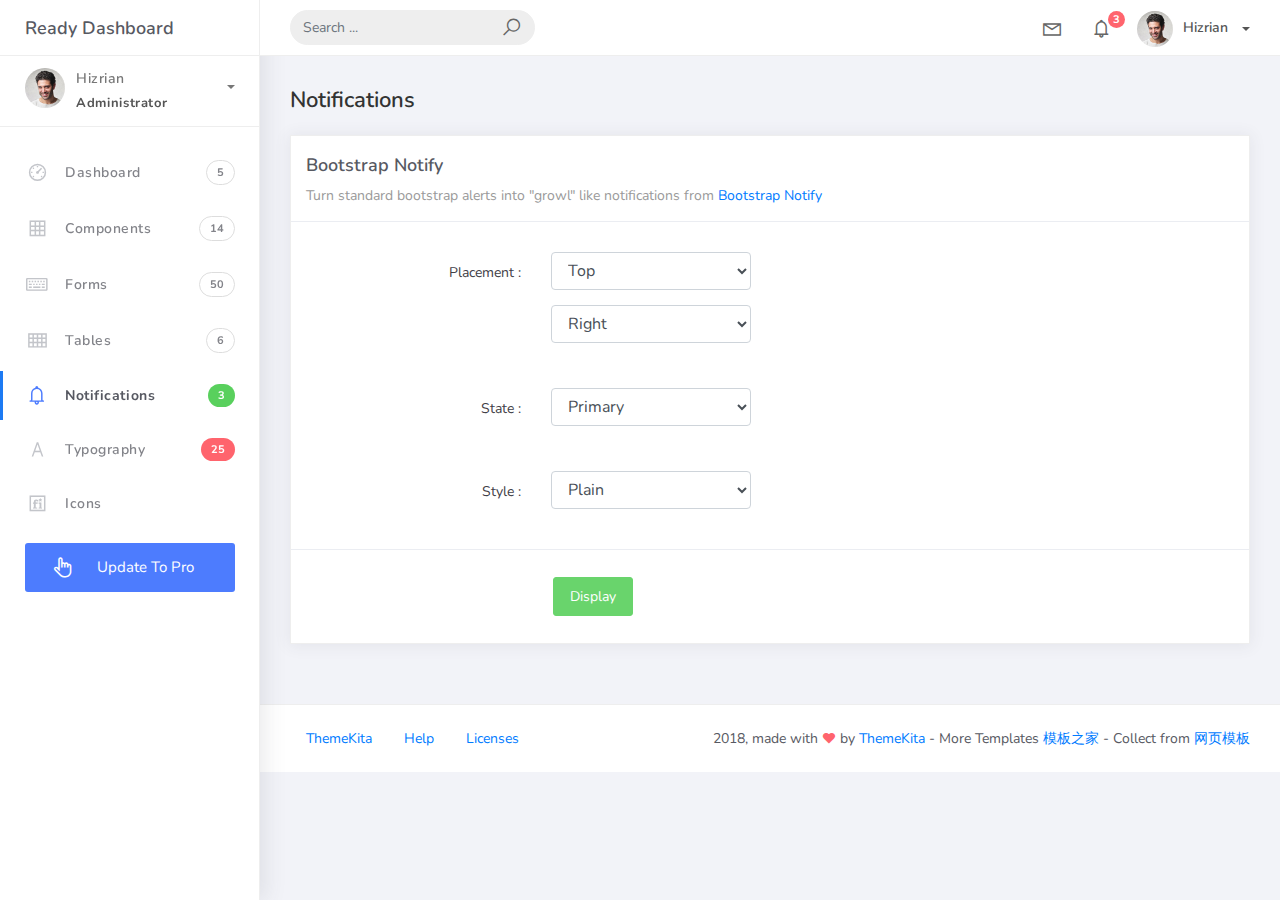
<file: zhihu_web/src/main/resources/templates/manage/notifications.html>
<!DOCTYPE html>
<html>
<head>
	<meta http-equiv="X-UA-Compatible" content="IE=edge,chrome=1" />
	<title>Notifications - Ready Bootstrap Dashboard</title>
	<meta content='width=device-width, initial-scale=1.0, maximum-scale=1.0, user-scalable=0, shrink-to-fit=no' name='viewport' />
	<link rel="stylesheet" href="assets/css/bootstrap.min.css">
	<link rel="stylesheet" href="https://fonts.googleapis.com/css?family=Nunito:200,200i,300,300i,400,400i,600,600i,700,700i,800,800i,900,900i">
	<link rel="stylesheet" href="assets/css/ready.css">
	<link rel="stylesheet" href="assets/css/demo.css">
</head>
<body>
	<div class="wrapper">
		<div class="main-header">
			<div class="logo-header">
				<a href="index.html" class="logo">
					Ready Dashboard
				</a>
				<button class="navbar-toggler sidenav-toggler ml-auto" type="button" data-toggle="collapse" data-target="collapse" aria-controls="sidebar" aria-expanded="false" aria-label="Toggle navigation">
					<span class="navbar-toggler-icon"></span>
				</button>
				<button class="topbar-toggler more"><i class="la la-ellipsis-v"></i></button>
			</div>
			<nav class="navbar navbar-header navbar-expand-lg">
				<div class="container-fluid">
					
					<form class="navbar-left navbar-form nav-search mr-md-3" action="">
						<div class="input-group">
							<input type="text" placeholder="Search ..." class="form-control">
							<div class="input-group-append">
								<span class="input-group-text">
									<i class="la la-search search-icon"></i>
								</span>
							</div>
						</div>
					</form>
					<ul class="navbar-nav topbar-nav ml-md-auto align-items-center">
						<li class="nav-item dropdown hidden-caret">
							<a class="nav-link dropdown-toggle" href="#" id="navbarDropdown" role="button" data-toggle="dropdown" aria-haspopup="true" aria-expanded="false">
								<i class="la la-envelope"></i>
							</a>
							<div class="dropdown-menu" aria-labelledby="navbarDropdown">
								<a class="dropdown-item" href="#">Action</a>
								<a class="dropdown-item" href="#">Another action</a>
								<div class="dropdown-divider"></div>
								<a class="dropdown-item" href="#">Something else here</a>
							</div>
						</li>
						<li class="nav-item dropdown hidden-caret">
							<a class="nav-link dropdown-toggle" href="#" id="navbarDropdown" role="button" data-toggle="dropdown" aria-haspopup="true" aria-expanded="false">
								<i class="la la-bell"></i>
								<span class="notification">3</span>
							</a>
							<ul class="dropdown-menu notif-box" aria-labelledby="navbarDropdown">
								<li>
									<div class="dropdown-title">You have 4 new notification</div>
								</li>
								<li>
									<div class="notif-center">
										<a href="#">
											<div class="notif-icon notif-primary"> <i class="la la-user-plus"></i> </div>
											<div class="notif-content">
												<span class="block">
													New user registered
												</span>
												<span class="time">5 minutes ago</span> 
											</div>
										</a>
										<a href="#">
											<div class="notif-icon notif-success"> <i class="la la-comment"></i> </div>
											<div class="notif-content">
												<span class="block">
													Rahmad commented on Admin
												</span>
												<span class="time">12 minutes ago</span> 
											</div>
										</a>
										<a href="#">
											<div class="notif-img"> 
												<img src="assets/img/profile2.jpg" alt="Img Profile">
											</div>
											<div class="notif-content">
												<span class="block">
													Reza send messages to you
												</span>
												<span class="time">12 minutes ago</span> 
											</div>
										</a>
										<a href="#">
											<div class="notif-icon notif-danger"> <i class="la la-heart"></i> </div>
											<div class="notif-content">
												<span class="block">
													Farrah liked Admin
												</span>
												<span class="time">17 minutes ago</span> 
											</div>
										</a>
									</div>
								</li>
								<li>
									<a class="see-all" href="javascript:void(0);"> <strong>See all notifications</strong> <i class="la la-angle-right"></i> </a>
								</li>
							</ul>
						</li>
						<li class="nav-item dropdown">
							<a class="dropdown-toggle profile-pic" data-toggle="dropdown" href="#" aria-expanded="false"> <img src="assets/img/profile.jpg" alt="user-img" width="36" class="img-circle"><span >Hizrian</span></span> </a>
							<ul class="dropdown-menu dropdown-user">
								<li>
									<div class="user-box">
										<div class="u-img"><img src="assets/img/profile.jpg" alt="user"></div>
										<div class="u-text">
											<h4>Hizrian</h4>
											<p class="text-muted">hello@themekita.com</p><a href="profile.html" class="btn btn-rounded btn-danger btn-sm">View Profile</a></div>
										</div>
									</li>
									<div class="dropdown-divider"></div>
									<a class="dropdown-item" href="#"><i class="ti-user"></i> My Profile</a>
									<a class="dropdown-item" href="#"></i> My Balance</a>
									<a class="dropdown-item" href="#"><i class="ti-email"></i> Inbox</a>
									<div class="dropdown-divider"></div>
									<a class="dropdown-item" href="#"><i class="ti-settings"></i> Account Setting</a>
									<div class="dropdown-divider"></div>
									<a class="dropdown-item" href="#"><i class="fa fa-power-off"></i> Logout</a>
								</ul>
								<!-- /.dropdown-user -->
							</li>
						</ul>
					</div>
				</nav>
			</div>
			<div class="sidebar">
				<div class="scrollbar-inner sidebar-wrapper">
					<div class="user">
						<div class="photo">
							<img src="assets/img/profile.jpg">
						</div>
						<div class="info">
							<a class="" data-toggle="collapse" href="#collapseExample" aria-expanded="true">
								<span>
									Hizrian
									<span class="user-level">Administrator</span>
									<span class="caret"></span>
								</span>
							</a>
							<div class="clearfix"></div>

							<div class="collapse in" id="collapseExample" aria-expanded="true" style="">
								<ul class="nav">
									<li>
										<a href="#profile">
											<span class="link-collapse">My Profile</span>
										</a>
									</li>
									<li>
										<a href="#edit">
											<span class="link-collapse">Edit Profile</span>
										</a>
									</li>
									<li>
										<a href="#settings">
											<span class="link-collapse">Settings</span>
										</a>
									</li>
								</ul>
							</div>
						</div>
					</div>
					<ul class="nav">
						<li class="nav-item">
							<a href="index.html">
								<i class="la la-dashboard"></i>
								<p>Dashboard</p>
								<span class="badge badge-count">5</span>
							</a>
						</li>
						<li class="nav-item">
							<a href="components.html">
								<i class="la la-table"></i>
								<p>Components</p>
								<span class="badge badge-count">14</span>
							</a>
						</li>
						<li class="nav-item">
							<a href="forms.html">
								<i class="la la-keyboard-o"></i>
								<p>Forms</p>
								<span class="badge badge-count">50</span>
							</a>
						</li>
						<li class="nav-item">
							<a href="tables.html">
								<i class="la la-th"></i>
								<p>Tables</p>
								<span class="badge badge-count">6</span>
							</a>
						</li>
						<li class="nav-item active">
							<a href="notifications.html">
								<i class="la la-bell"></i>
								<p>Notifications</p>
								<span class="badge badge-success">3</span>
							</a>
						</li>
						<li class="nav-item">
							<a href="typography.html">
								<i class="la la-font"></i>
								<p>Typography</p>
								<span class="badge badge-danger">25</span>
							</a>
						</li>
						<li class="nav-item">
							<a href="icons.html">
								<i class="la la-fonticons"></i>
								<p>Icons</p>
							</a>
						</li>
						<li class="nav-item update-pro">
							<button  data-toggle="modal" data-target="#modalUpdate">
								<i class="la la-hand-pointer-o"></i>
								<p>Update To Pro</p>
							</button>
						</li>
					</ul>
				</div>
			</div>
			<div class="main-panel">
				<div class="content">
					<div class="container-fluid">
						<h4 class="page-title">Notifications</h4>
						<div class="row">
							<div class="col-md-12">
								<div class="card">
									<div class="card-header">
										<div class="card-title">Bootstrap Notify</div>
										<div class="card-category">Turn standard bootstrap alerts into "growl" like notifications from <a class="link" href="http://bootstrap-notify.remabledesigns.com/">Bootstrap Notify</a></div>
									</div>
									<div class="card-body">
										<div class="form">
											<div class="form-group from-show-notify row">
												<div class="col-lg-3 col-md-3 col-sm-12 text-right">
													<label>Placement :</label>
												</div>
												<div class="col-lg-4 col-md-9 col-sm-12">
													<select class="form-control input-fixed" id="notify_placement_from">
														<option value="top">Top</option>
														<option value="bottom">Bottom</option>
													</select>
													<select class="form-control input-fixed" id="notify_placement_align">
														<option value="left">Left</option>
														<option value="right" selected="">Right</option>
														<option value="center">Center</option>
													</select>
												</div>
											</div>
											<div class="form-group from-show-notify row">
												<div class="col-lg-3 col-md-3 col-sm-12 text-right">
													<label>State :</label>
												</div>
												<div class="col-lg-4 col-md-9 col-sm-12">
													<select class="form-control input-fixed" id="notify_state">
														<option value="primary">Primary</option>
														<option value="info">Info</option>
														<option value="success">Success</option>
														<option value="warning">Warning</option>
														<option value="danger">Danger</option>
													</select>
												</div>
											</div>
											<div class="form-group from-show-notify row">
												<div class="col-lg-3 col-md-3 col-sm-12 text-right">
													<label>Style :</label>
												</div>
												<div class="col-lg-4 col-md-9 col-sm-12">
													<select class="form-control input-fixed" id="notify_style">
														<option value="plain">Plain</option>
														<option value="withicon">With Icon</option>
													</select>
												</div>
											</div>
										</div>
									</div>
									<div class="card-footer">
										<div class="form">
											<div class="form-group from-show-notify row">
												<div class="col-lg-3 col-md-3 col-sm-12">

												</div>
												<div class="col-lg-4 col-md-9 col-sm-12">
													<button id="displayNotif" class="btn btn-success">Display</button>
												</div>
											</div>
										</div>
									</div>
								</div>
							</div>
						</div>
					</div>
				</div>
				<footer class="footer">
					<div class="container-fluid">
						<nav class="pull-left">
							<ul class="nav">
								<li class="nav-item">
									<a class="nav-link" href="#">
										ThemeKita
									</a>
								</li>
								<li class="nav-item">
									<a class="nav-link" href="#">
										Help
									</a>
								</li>
								<li class="nav-item">
									<a class="nav-link" href="#license/#free-item">
										Licenses
									</a>
								</li>
							</ul>
						</nav>
						<div class="copyright ml-auto">
							2018, made with <i class="la la-heart heart text-danger"></i> by <a href="#">ThemeKita</a> - More Templates <a href="http://www.cssmoban.com/" target="_blank" title="模板之家">模板之家</a> - Collect from <a href="http://www.cssmoban.com/" title="网页模板" target="_blank">网页模板</a></div>				
					</div>
				</footer>
			</div>
		</div>
	</div>
	<!-- Modal -->
	<div class="modal fade" id="modalUpdate" tabindex="-1" role="dialog" aria-labelledby="modalUpdatePro" aria-hidden="true">
		<div class="modal-dialog modal-dialog-centered" role="document">
			<div class="modal-content">
				<div class="modal-header bg-primary">
					<h6 class="modal-title"><i class="la la-frown-o"></i> Under Development</h6>
					<button type="button" class="close" data-dismiss="modal" aria-label="Close">
						<span aria-hidden="true">&times;</span>
					</button>
				</div>
				<div class="modal-body text-center">									
					<p>Currently the pro version of the <b>Ready Dashboard</b> Bootstrap is in progress development</p>
					<p>
					<b>We'll let you know when it's done</b></p>
				</div>
				<div class="modal-footer">
					<button type="button" class="btn btn-secondary" data-dismiss="modal">Close</button>
				</div>
			</div>
		</div>
	</div>
</body>
<script src="assets/js/core/jquery.3.2.1.min.js"></script>
<script src="assets/js/plugin/jquery-ui-1.12.1.custom/jquery-ui.min.js"></script>
<script src="assets/js/core/popper.min.js"></script>
<script src="assets/js/core/bootstrap.min.js"></script>
<script src="assets/js/plugin/chartist/chartist.min.js"></script>
<script src="assets/js/plugin/chartist/plugin/chartist-plugin-tooltip.min.js"></script>
<script src="assets/js/plugin/bootstrap-notify/bootstrap-notify.min.js"></script>
<script src="assets/js/plugin/bootstrap-toggle/bootstrap-toggle.min.js"></script>
<script src="assets/js/plugin/jquery-mapael/jquery.mapael.min.js"></script>
<script src="assets/js/plugin/jquery-mapael/maps/world_countries.min.js"></script>
<script src="assets/js/plugin/chart-circle/circles.min.js"></script>
<script src="assets/js/plugin/jquery-scrollbar/jquery.scrollbar.min.js"></script>
<script src="assets/js/ready.min.js"></script>
<script>
	$('#displayNotif').on('click', function(){
		var placementFrom = $('#notify_placement_from option:selected').val();
		var placementAlign = $('#notify_placement_align option:selected').val();
		var state = $('#notify_state option:selected').val();
		var style = $('#notify_style option:selected').val();
		var content = {};

		content.message = 'Turning standard Bootstrap alerts into "notify" like notifications';
		content.title = 'Bootstrap notify';
		if (style == "withicon") {
			content.icon = 'la la-bell';
		} else {
			content.icon = 'none';
		}
		content.url = 'index.html';
		content.target = '_blank';

		$.notify(content,{
			type: state,
			placement: {
				from: placementFrom,
				align: placementAlign
			},
			time: 1000,
		});
	});
</script>
</html>
</file>
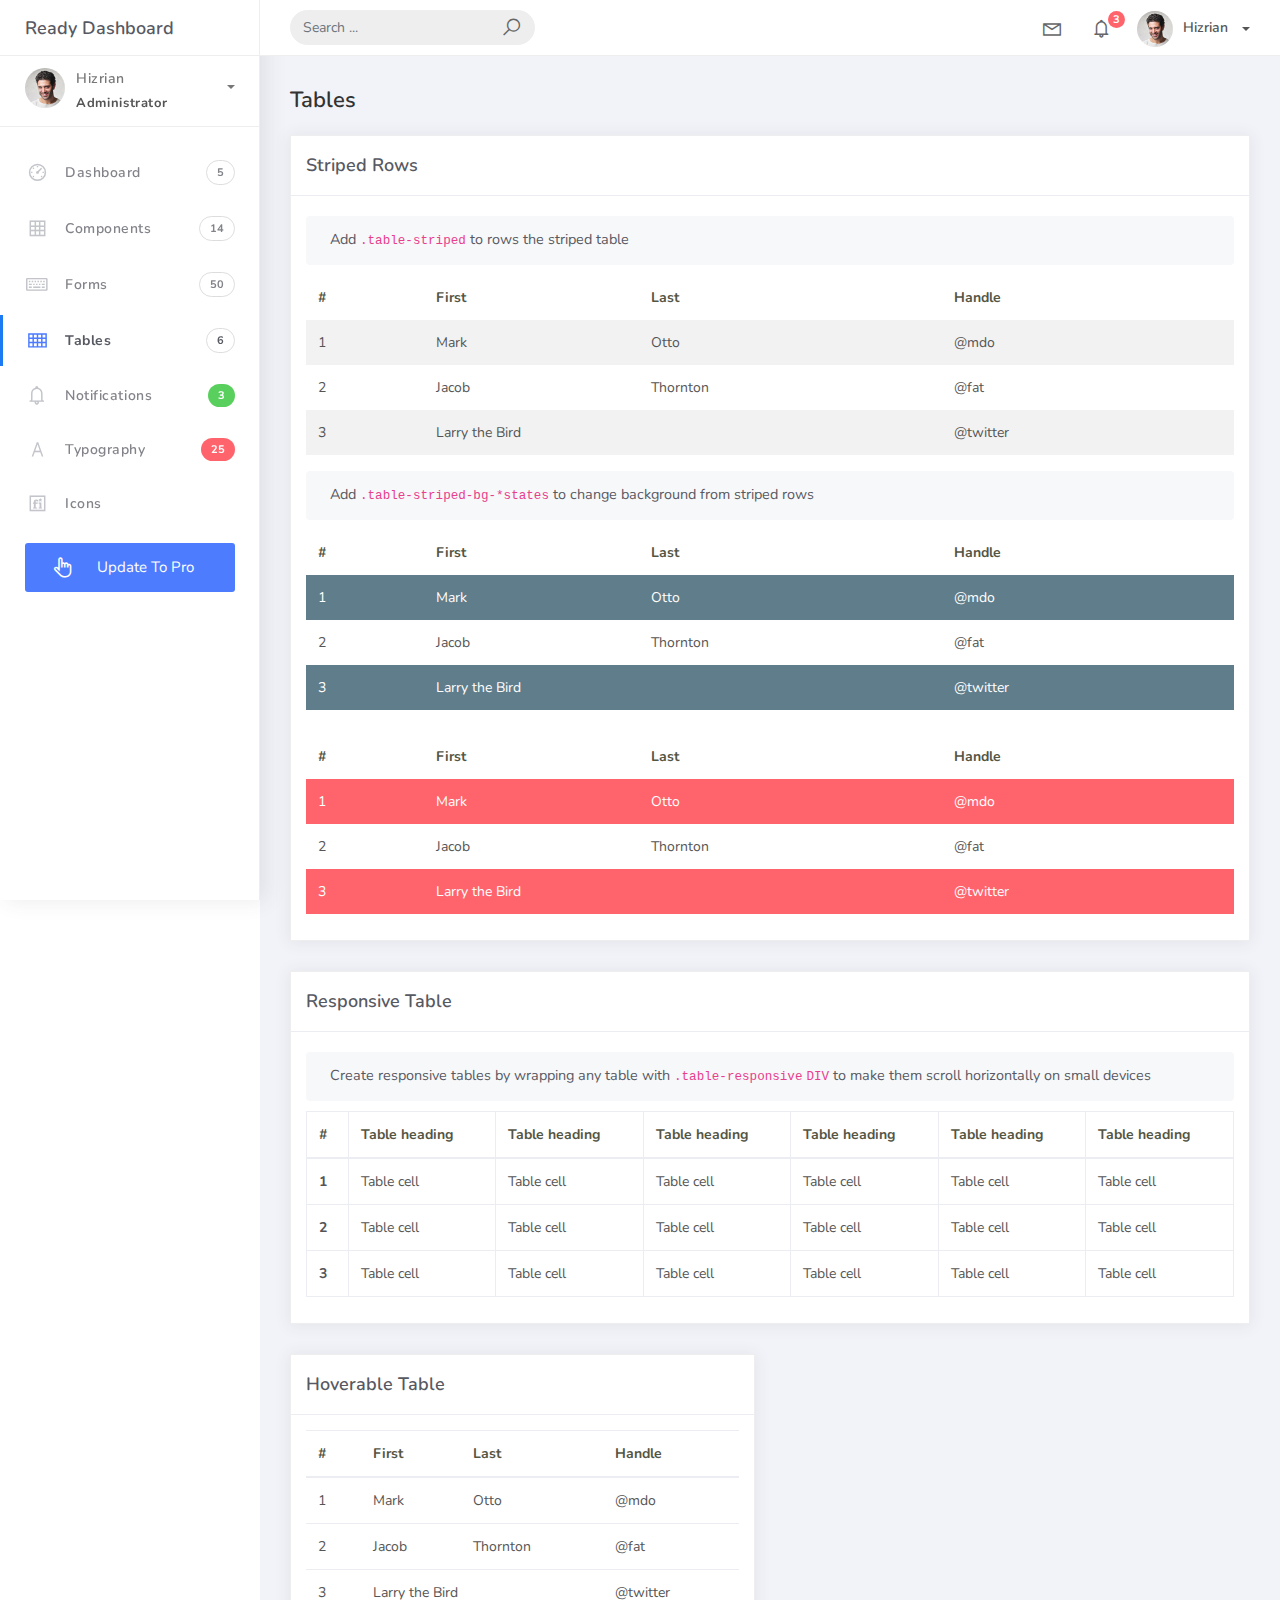
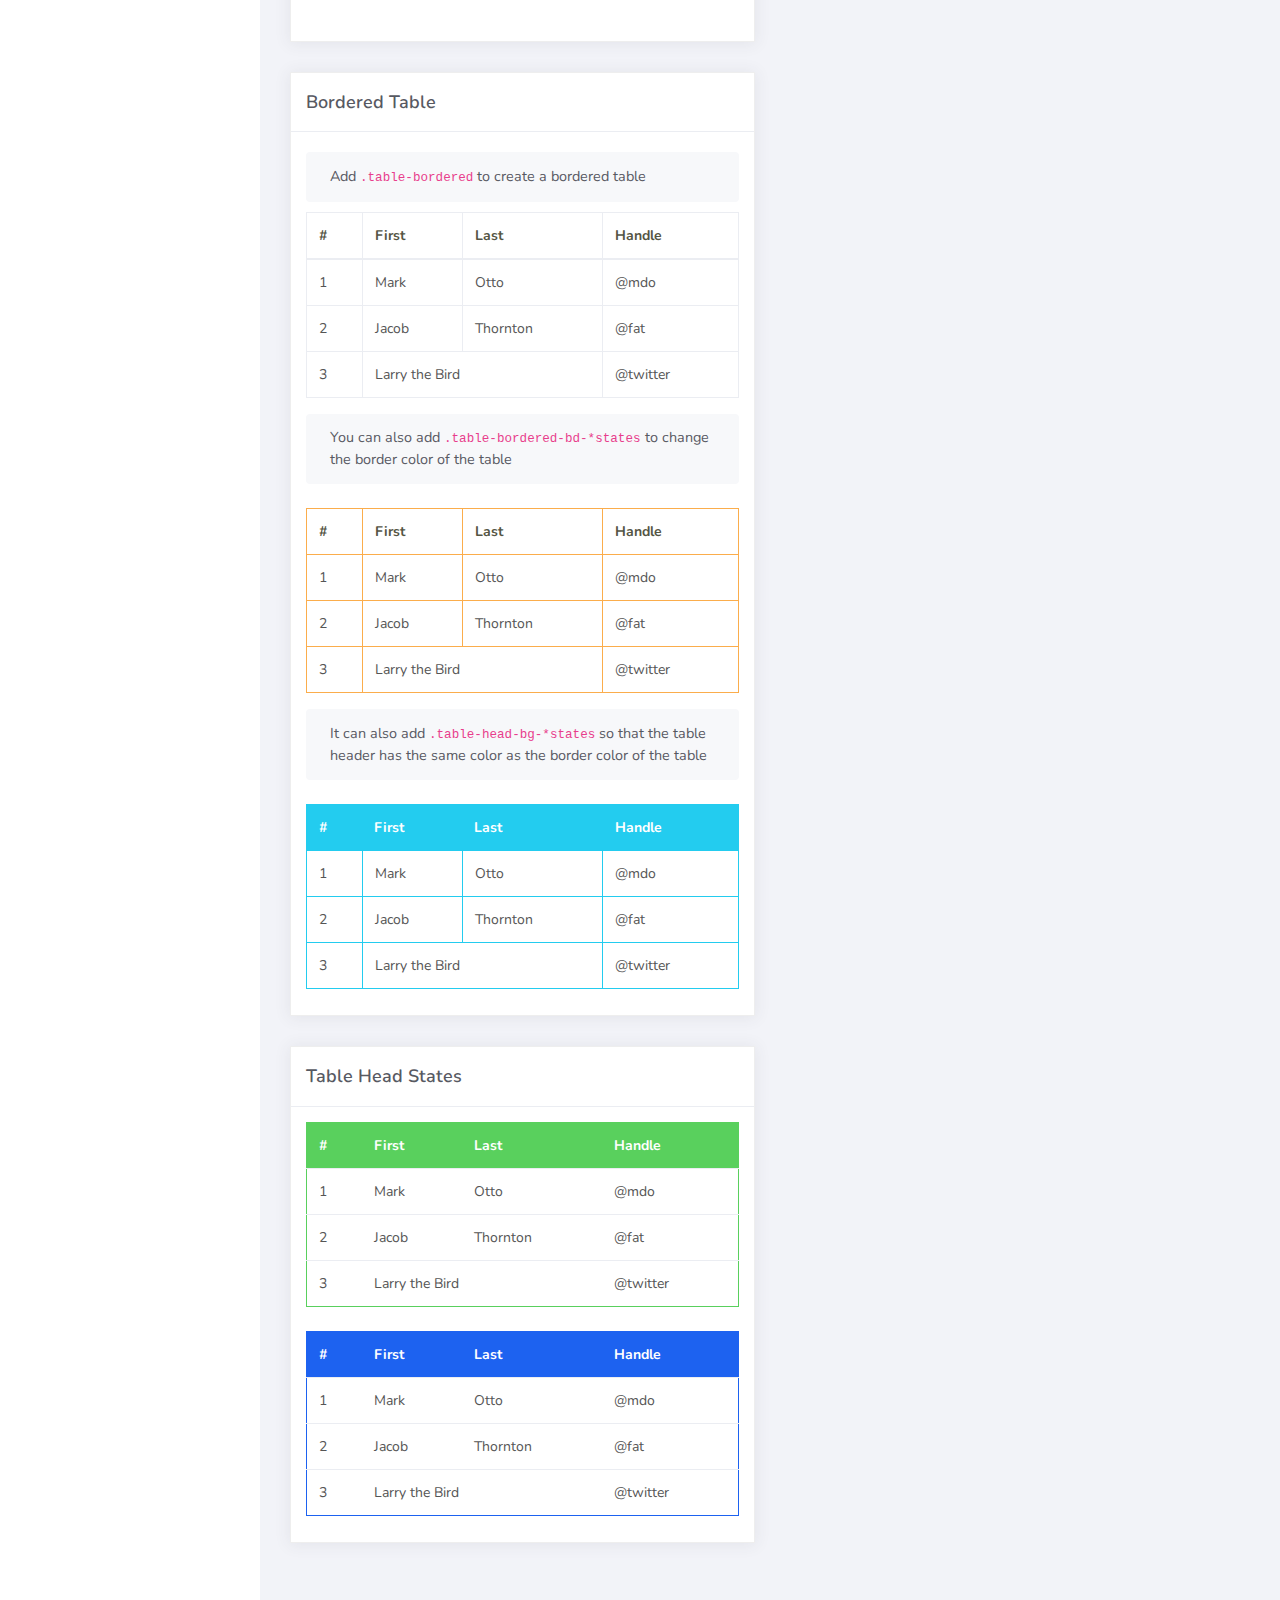
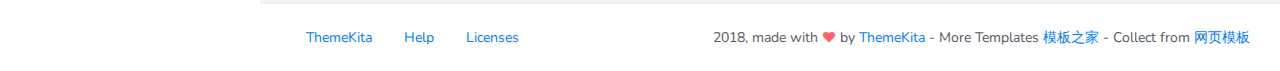
<file: zhihu_web/src/main/resources/templates/manage/tables.html>
<!DOCTYPE html>
<html>
<head>
	<meta http-equiv="X-UA-Compatible" content="IE=edge,chrome=1" />
	<title>Tables - Ready Bootstrap Dashboard</title>
	<meta content='width=device-width, initial-scale=1.0, maximum-scale=1.0, user-scalable=0, shrink-to-fit=no' name='viewport' />
	<link rel="stylesheet" href="assets/css/bootstrap.min.css">
	<link rel="stylesheet" href="https://fonts.googleapis.com/css?family=Nunito:200,200i,300,300i,400,400i,600,600i,700,700i,800,800i,900,900i">
	<link rel="stylesheet" href="assets/css/ready.css">
	<link rel="stylesheet" href="assets/css/demo.css">
</head>
<body>
	<div class="wrapper">
		<div class="main-header">
			<div class="logo-header">
				<a href="index.html" class="logo">
					Ready Dashboard
				</a>
				<button class="navbar-toggler sidenav-toggler ml-auto" type="button" data-toggle="collapse" data-target="collapse" aria-controls="sidebar" aria-expanded="false" aria-label="Toggle navigation">
					<span class="navbar-toggler-icon"></span>
				</button>
				<button class="topbar-toggler more"><i class="la la-ellipsis-v"></i></button>
			</div>
			<nav class="navbar navbar-header navbar-expand-lg">
				<div class="container-fluid">
					
					<form class="navbar-left navbar-form nav-search mr-md-3" action="">
						<div class="input-group">
							<input type="text" placeholder="Search ..." class="form-control">
							<div class="input-group-append">
								<span class="input-group-text">
									<i class="la la-search search-icon"></i>
								</span>
							</div>
						</div>
					</form>
					<ul class="navbar-nav topbar-nav ml-md-auto align-items-center">
						<li class="nav-item dropdown hidden-caret">
							<a class="nav-link dropdown-toggle" href="#" id="navbarDropdown" role="button" data-toggle="dropdown" aria-haspopup="true" aria-expanded="false">
								<i class="la la-envelope"></i>
							</a>
							<div class="dropdown-menu" aria-labelledby="navbarDropdown">
								<a class="dropdown-item" href="#">Action</a>
								<a class="dropdown-item" href="#">Another action</a>
								<div class="dropdown-divider"></div>
								<a class="dropdown-item" href="#">Something else here</a>
							</div>
						</li>
						<li class="nav-item dropdown hidden-caret">
							<a class="nav-link dropdown-toggle" href="#" id="navbarDropdown" role="button" data-toggle="dropdown" aria-haspopup="true" aria-expanded="false">
								<i class="la la-bell"></i>
								<span class="notification">3</span>
							</a>
							<ul class="dropdown-menu notif-box" aria-labelledby="navbarDropdown">
								<li>
									<div class="dropdown-title">You have 4 new notification</div>
								</li>
								<li>
									<div class="notif-center">
										<a href="#">
											<div class="notif-icon notif-primary"> <i class="la la-user-plus"></i> </div>
											<div class="notif-content">
												<span class="block">
													New user registered
												</span>
												<span class="time">5 minutes ago</span> 
											</div>
										</a>
										<a href="#">
											<div class="notif-icon notif-success"> <i class="la la-comment"></i> </div>
											<div class="notif-content">
												<span class="block">
													Rahmad commented on Admin
												</span>
												<span class="time">12 minutes ago</span> 
											</div>
										</a>
										<a href="#">
											<div class="notif-img"> 
												<img src="assets/img/profile2.jpg" alt="Img Profile">
											</div>
											<div class="notif-content">
												<span class="block">
													Reza send messages to you
												</span>
												<span class="time">12 minutes ago</span> 
											</div>
										</a>
										<a href="#">
											<div class="notif-icon notif-danger"> <i class="la la-heart"></i> </div>
											<div class="notif-content">
												<span class="block">
													Farrah liked Admin
												</span>
												<span class="time">17 minutes ago</span> 
											</div>
										</a>
									</div>
								</li>
								<li>
									<a class="see-all" href="javascript:void(0);"> <strong>See all notifications</strong> <i class="la la-angle-right"></i> </a>
								</li>
							</ul>
						</li>
						<li class="nav-item dropdown">
							<a class="dropdown-toggle profile-pic" data-toggle="dropdown" href="#" aria-expanded="false"> <img src="assets/img/profile.jpg" alt="user-img" width="36" class="img-circle"><span >Hizrian</span></span> </a>
							<ul class="dropdown-menu dropdown-user">
								<li>
									<div class="user-box">
										<div class="u-img"><img src="assets/img/profile.jpg" alt="user"></div>
										<div class="u-text">
											<h4>Hizrian</h4>
											<p class="text-muted">hello@themekita.com</p><a href="profile.html" class="btn btn-rounded btn-danger btn-sm">View Profile</a></div>
										</div>
									</li>
									<div class="dropdown-divider"></div>
									<a class="dropdown-item" href="#"><i class="ti-user"></i> My Profile</a>
									<a class="dropdown-item" href="#"></i> My Balance</a>
									<a class="dropdown-item" href="#"><i class="ti-email"></i> Inbox</a>
									<div class="dropdown-divider"></div>
									<a class="dropdown-item" href="#"><i class="ti-settings"></i> Account Setting</a>
									<div class="dropdown-divider"></div>
									<a class="dropdown-item" href="#"><i class="fa fa-power-off"></i> Logout</a>
								</ul>
								<!-- /.dropdown-user -->
							</li>
						</ul>
					</div>
				</nav>
			</div>
			<div class="sidebar">
				<div class="scrollbar-inner sidebar-wrapper">
					<div class="user">
						<div class="photo">
							<img src="assets/img/profile.jpg">
						</div>
						<div class="info">
							<a class="" data-toggle="collapse" href="#collapseExample" aria-expanded="true">
								<span>
									Hizrian
									<span class="user-level">Administrator</span>
									<span class="caret"></span>
								</span>
							</a>
							<div class="clearfix"></div>

							<div class="collapse in" id="collapseExample" aria-expanded="true" style="">
								<ul class="nav">
									<li>
										<a href="#profile">
											<span class="link-collapse">My Profile</span>
										</a>
									</li>
									<li>
										<a href="#edit">
											<span class="link-collapse">Edit Profile</span>
										</a>
									</li>
									<li>
										<a href="#settings">
											<span class="link-collapse">Settings</span>
										</a>
									</li>
								</ul>
							</div>
						</div>
					</div>
					<ul class="nav">
						<li class="nav-item">
							<a href="index.html">
								<i class="la la-dashboard"></i>
								<p>Dashboard</p>
								<span class="badge badge-count">5</span>
							</a>
						</li>
						<li class="nav-item">
							<a href="components.html">
								<i class="la la-table"></i>
								<p>Components</p>
								<span class="badge badge-count">14</span>
							</a>
						</li>
						<li class="nav-item">
							<a href="forms.html">
								<i class="la la-keyboard-o"></i>
								<p>Forms</p>
								<span class="badge badge-count">50</span>
							</a>
						</li>
						<li class="nav-item active">
							<a href="tables.html">
								<i class="la la-th"></i>
								<p>Tables</p>
								<span class="badge badge-count">6</span>
							</a>
						</li>
						<li class="nav-item">
							<a href="notifications.html">
								<i class="la la-bell"></i>
								<p>Notifications</p>
								<span class="badge badge-success">3</span>
							</a>
						</li>
						<li class="nav-item">
							<a href="typography.html">
								<i class="la la-font"></i>
								<p>Typography</p>
								<span class="badge badge-danger">25</span>
							</a>
						</li>
						<li class="nav-item">
							<a href="icons.html">
								<i class="la la-fonticons"></i>
								<p>Icons</p>
							</a>
						</li>
						<li class="nav-item update-pro">
							<button  data-toggle="modal" data-target="#modalUpdate">
								<i class="la la-hand-pointer-o"></i>
								<p>Update To Pro</p>
							</button>
						</li>
					</ul>
				</div>
			</div>
			<div class="main-panel">
				<div class="content">
					<div class="container-fluid">
						<h4 class="page-title">Tables</h4>
						<div class="row">
							<div class="col-md-12">
							<!--
									<div class="card">
										<div class="card-header">
											<div class="card-title">Basic Table</div>
										</div>
										<div class="card-body">
											<div class="card-sub">									
												This is the basic table view of the ready dashboard :
											</div>
											<table class="table mt-3">
												<thead>
													<tr>
														<th scope="col">#</th>
														<th scope="col">First</th>
														<th scope="col">Last</th>
														<th scope="col">Handle</th>
													</tr>
												</thead>
												<tbody>
													<tr>
														<td>1</td>
														<td>Mark</td>
														<td>Otto</td>
														<td>@mdo</td>
													</tr>
													<tr>
														<td>2</td>
														<td>Jacob</td>
														<td>Thornton</td>
														<td>@fat</td>
													</tr>
													<tr>
														<td>3</td>
														<td colspan="2">Larry the Bird</td>
														<td>@twitter</td>
													</tr>
												</tbody>
											</table>
										</div>
									</div>
								-->
								<div class="card">
									<div class="card-header">
										<div class="card-title">Striped Rows</div>
									</div>
									<div class="card-body">
										<div class="card-sub">											
											Add <code class="highlighter-rouge">.table-striped</code> to rows the striped table
										</div>
										<table class="table table-striped mt-7">
											<thead>
												<tr>
													<th scope="col">#</th>
													<th scope="col">First</th>
													<th scope="col">Last</th>
													<th scope="col">Handle</th>
												</tr>
											</thead>
											<tbody>
												<tr>
													<td>1</td>
													<td>Mark</td>
													<td>Otto</td>
													<td>@mdo</td>
												</tr>
												<tr>
													<td>2</td>
													<td>Jacob</td>
													<td>Thornton</td>
													<td>@fat</td>
												</tr>
												<tr>
													<td>3</td>
													<td colspan="2">Larry the Bird</td>
													<td>@twitter</td>
												</tr>
											</tbody>
										</table>
										
										<div class="card-sub">
											Add <code class="#highlighter-rouge">.table-striped-bg-*states</code> to change background from striped rows
										</div>
										<table class="table table-striped table-striped-bg-default mt-8">
											<thead>
												<tr>
													<th scope="col">#</th>
													<th scope="col">First</th>
													<th scope="col">Last</th>
													<th scope="col">Handle</th>
												</tr>
											</thead>
											<tbody>
												<tr>
													<td>1</td>
													<td>Mark</td>
													<td>Otto</td>
													<td>@mdo</td>
												</tr>
												<tr>
													<td>2</td>
													<td>Jacob</td>
													<td>Thornton</td>
													<td>@fat</td>
												</tr>
												<tr>
													<td>3</td>
													<td colspan="2">Larry the Bird</td>
													<td>@twitter</td>
												</tr>
											</tbody>
										</table>
										<table class="table table-striped table-striped-bg-danger mt-4">
											<thead>
												<tr>
													<th scope="col">#</th>
													<th scope="col">First</th>
													<th scope="col">Last</th>
													<th scope="col">Handle</th>
												</tr>
											</thead>
											<tbody>
												<tr>
													<td>1</td>
													<td>Mark</td>
													<td>Otto</td>
													<td>@mdo</td>
												</tr>
												<tr>
													<td>2</td>
													<td>Jacob</td>
													<td>Thornton</td>
													<td>@fat</td>
												</tr>
												<tr>
													<td>3</td>
													<td colspan="2">Larry the Bird</td>
													<td>@twitter</td>
												</tr>
											</tbody>
										</table>
									</div>
										
								</div>
								<div class="card">
									<div class="card-header">
										<div class="card-title">Responsive Table</div>
									</div>
									<div class="card-body">
										<div class="card-sub">
											Create responsive tables by wrapping any table with <code class="highlighter-rouge">.table-responsive</code> <code class="highlighter-rouge">DIV</code> to make them scroll horizontally on small devices
										</div>
										<div class="table-responsive">
											<table class="table table-bordered">
												<thead>
													<tr>
														<th>#</th>
														<th>Table heading</th>
														<th>Table heading</th>
														<th>Table heading</th>
														<th>Table heading</th>
														<th>Table heading</th>
														<th>Table heading</th>
													</tr>
												</thead>
												<tbody>
													<tr>
														<th scope="row">1</th>
														<td>Table cell</td>
														<td>Table cell</td>
														<td>Table cell</td>
														<td>Table cell</td>
														<td>Table cell</td>
														<td>Table cell</td>
													</tr>
													<tr>
														<th scope="row">2</th>
														<td>Table cell</td>
														<td>Table cell</td>
														<td>Table cell</td>
														<td>Table cell</td>
														<td>Table cell</td>
														<td>Table cell</td>
													</tr>
													<tr>
														<th scope="row">3</th>
														<td>Table cell</td>
														<td>Table cell</td>
														<td>Table cell</td>
														<td>Table cell</td>
														<td>Table cell</td>
														<td>Table cell</td>
													</tr>
												</tbody>
											</table>
										</div>
									</div>
								</div>
							</div>
							<div class="col-md-6">
								<div class="card">
									<div class="card-header">
										<div class="card-title">Hoverable Table</div>
									</div>
									<div class="card-body">
										<table class="table table-hover">
											<thead>
												<tr>
													<th scope="col">#</th>
													<th scope="col">First</th>
													<th scope="col">Last</th>
													<th scope="col">Handle</th>
												</tr>
											</thead>
											<tbody>
												<tr>
													<td>1</td>
													<td>Mark</td>
													<td>Otto</td>
													<td>@mdo</td>
												</tr>
												<tr>
													<td>2</td>
													<td>Jacob</td>
													<td>Thornton</td>
													<td>@fat</td>
												</tr>
												<tr>
													<td>3</td>
													<td colspan="2">Larry the Bird</td>
													<td>@twitter</td>
												</tr>
											</tbody>
										</table>
									</div>
								</div>
								<div class="card">
									<div class="card-header">
										<div class="card-title">Bordered Table</div>
									</div>
									<div class="card-body">
										<div class="card-sub">
											Add <code class="highlighter-rouge">.table-bordered</code> to create a bordered table
										</div>
										<table class="table table-bordered">
											<thead>
												<tr>
													<th scope="col">#</th>
													<th scope="col">First</th>
													<th scope="col">Last</th>
													<th scope="col">Handle</th>
												</tr>
											</thead>
											<tbody>
												<tr>
													<td>1</td>
													<td>Mark</td>
													<td>Otto</td>
													<td>@mdo</td>
												</tr>
												<tr>
													<td>2</td>
													<td>Jacob</td>
													<td>Thornton</td>
													<td>@fat</td>
												</tr>
												<tr>
													<td>3</td>
													<td colspan="2">Larry the Bird</td>
													<td>@twitter</td>
												</tr>
											</tbody>
										</table>
										<div class="card-sub">											
											You can also add <code class="highlighter-rouge">.table-bordered-bd-*states</code> to change the border color of the table
										</div>
										<table class="table table-bordered table-bordered-bd-warning mt-4">
											<thead>
												<tr>
													<th scope="col">#</th>
													<th scope="col">First</th>
													<th scope="col">Last</th>
													<th scope="col">Handle</th>
												</tr>
											</thead>
											<tbody>
												<tr>
													<td>1</td>
													<td>Mark</td>
													<td>Otto</td>
													<td>@mdo</td>
												</tr>
												<tr>
													<td>2</td>
													<td>Jacob</td>
													<td>Thornton</td>
													<td>@fat</td>
												</tr>
												<tr>
													<td>3</td>
													<td colspan="2">Larry the Bird</td>
													<td>@twitter</td>
												</tr>
											</tbody>
										</table>
										<div class="card-sub">
											It can also add <code class="highlight-rouge">.table-head-bg-*states</code> so that the table header has the same color as the border color of the table
										</div>
										<table class="table table-bordered table-head-bg-info table-bordered-bd-info mt-4">
											<thead>
												<tr>
													<th scope="col">#</th>
													<th scope="col">First</th>
													<th scope="col">Last</th>
													<th scope="col">Handle</th>
												</tr>
											</thead>
											<tbody>
												<tr>
													<td>1</td>
													<td>Mark</td>
													<td>Otto</td>
													<td>@mdo</td>
												</tr>
												<tr>
													<td>2</td>
													<td>Jacob</td>
													<td>Thornton</td>
													<td>@fat</td>
												</tr>
												<tr>
													<td>3</td>
													<td colspan="2">Larry the Bird</td>
													<td>@twitter</td>
												</tr>
											</tbody>
										</table>
									</div>
								</div>
								<div class="card">
									<div class="card-header">
										<div class="card-title">Table Head States</div>
									</div>
									<div class="card-body">
										<table class="table table-head-bg-success">
											<thead>
												<tr>
													<th scope="col">#</th>
													<th scope="col">First</th>
													<th scope="col">Last</th>
													<th scope="col">Handle</th>
												</tr>
											</thead>
											<tbody>
												<tr>
													<td>1</td>
													<td>Mark</td>
													<td>Otto</td>
													<td>@mdo</td>
												</tr>
												<tr>
													<td>2</td>
													<td>Jacob</td>
													<td>Thornton</td>
													<td>@fat</td>
												</tr>
												<tr>
													<td>3</td>
													<td colspan="2">Larry the Bird</td>
													<td>@twitter</td>
												</tr>
											</tbody>
										</table>
										<table class="table table-head-bg-primary mt-4">
											<thead>
												<tr>
													<th scope="col">#</th>
													<th scope="col">First</th>
													<th scope="col">Last</th>
													<th scope="col">Handle</th>
												</tr>
											</thead>
											<tbody>
												<tr>
													<td>1</td>
													<td>Mark</td>
													<td>Otto</td>
													<td>@mdo</td>
												</tr>
												<tr>
													<td>2</td>
													<td>Jacob</td>
													<td>Thornton</td>
													<td>@fat</td>
												</tr>
												<tr>
													<td>3</td>
													<td colspan="2">Larry the Bird</td>
													<td>@twitter</td>
												</tr>
											</tbody>
										</table>
									</div>
								</div>
							</div>
						</div>
					</div>
				</div>
				<footer class="footer">
					<div class="container-fluid">
						<nav class="pull-left">
							<ul class="nav">
								<li class="nav-item">
									<a class="nav-link" href="#">
										ThemeKita
									</a>
								</li>
								<li class="nav-item">
									<a class="nav-link" href="#">
										Help
									</a>
								</li>
								<li class="nav-item">
									<a class="nav-link" href="#license/#free-item">
										Licenses
									</a>
								</li>
							</ul>
						</nav>
						<div class="copyright ml-auto">
							2018, made with <i class="la la-heart heart text-danger"></i> by <a href="#">ThemeKita</a> - More Templates <a href="http://www.cssmoban.com/" target="_blank" title="模板之家">模板之家</a> - Collect from <a href="http://www.cssmoban.com/" title="网页模板" target="_blank">网页模板</a></div>				
					</div>
				</footer>
			</div>
		</div>
	</div>
</div>
<!-- Modal -->
<div class="modal fade" id="modalUpdate" tabindex="-1" role="dialog" aria-labelledby="modalUpdatePro" aria-hidden="true">
	<div class="modal-dialog modal-dialog-centered" role="document">
		<div class="modal-content">
			<div class="modal-header bg-primary">
				<h6 class="modal-title"><i class="la la-frown-o"></i> Under Development</h6>
				<button type="button" class="close" data-dismiss="modal" aria-label="Close">
					<span aria-hidden="true">&times;</span>
				</button>
			</div>
			<div class="modal-body text-center">									
				<p>Currently the pro version of the <b>Ready Dashboard</b> Bootstrap is in progress development</p>
				<p>
				<b>We'll let you know when it's done</b></p>
			</div>
			<div class="modal-footer">
				<button type="button" class="btn btn-secondary" data-dismiss="modal">Close</button>
			</div>
		</div>
	</div>
</div>
</body>
<script src="assets/js/core/jquery.3.2.1.min.js"></script>
<script src="assets/js/plugin/jquery-ui-1.12.1.custom/jquery-ui.min.js"></script>
<script src="assets/js/core/popper.min.js"></script>
<script src="assets/js/core/bootstrap.min.js"></script>
<script src="assets/js/plugin/chartist/chartist.min.js"></script>
<script src="assets/js/plugin/chartist/plugin/chartist-plugin-tooltip.min.js"></script>
<script src="assets/js/plugin/bootstrap-notify/bootstrap-notify.min.js"></script>
<script src="assets/js/plugin/bootstrap-toggle/bootstrap-toggle.min.js"></script>
<script src="assets/js/plugin/jquery-mapael/jquery.mapael.min.js"></script>
<script src="assets/js/plugin/jquery-mapael/maps/world_countries.min.js"></script>
<script src="assets/js/plugin/chart-circle/circles.min.js"></script>
<script src="assets/js/plugin/jquery-scrollbar/jquery.scrollbar.min.js"></script>
<script src="assets/js/ready.min.js"></script>
<script>
	$('#displayNotif').on('click', function(){
		var placementFrom = $('#notify_placement_from option:selected').val();
		var placementAlign = $('#notify_placement_align option:selected').val();
		var state = $('#notify_state option:selected').val();
		var style = $('#notify_style option:selected').val();
		var content = {};

		content.message = 'Turning standard Bootstrap alerts into "notify" like notifications';
		content.title = 'Bootstrap notify';
		if (style == "withicon") {
			content.icon = 'la la-bell';
		} else {
			content.icon = 'none';
		}
		content.url = 'index.html';
		content.target = '_blank';

		$.notify(content,{
			type: state,
			placement: {
				from: placementFrom,
				align: placementAlign
			},
			time: 1000,
		});
	});
</script>
</html>
</file>
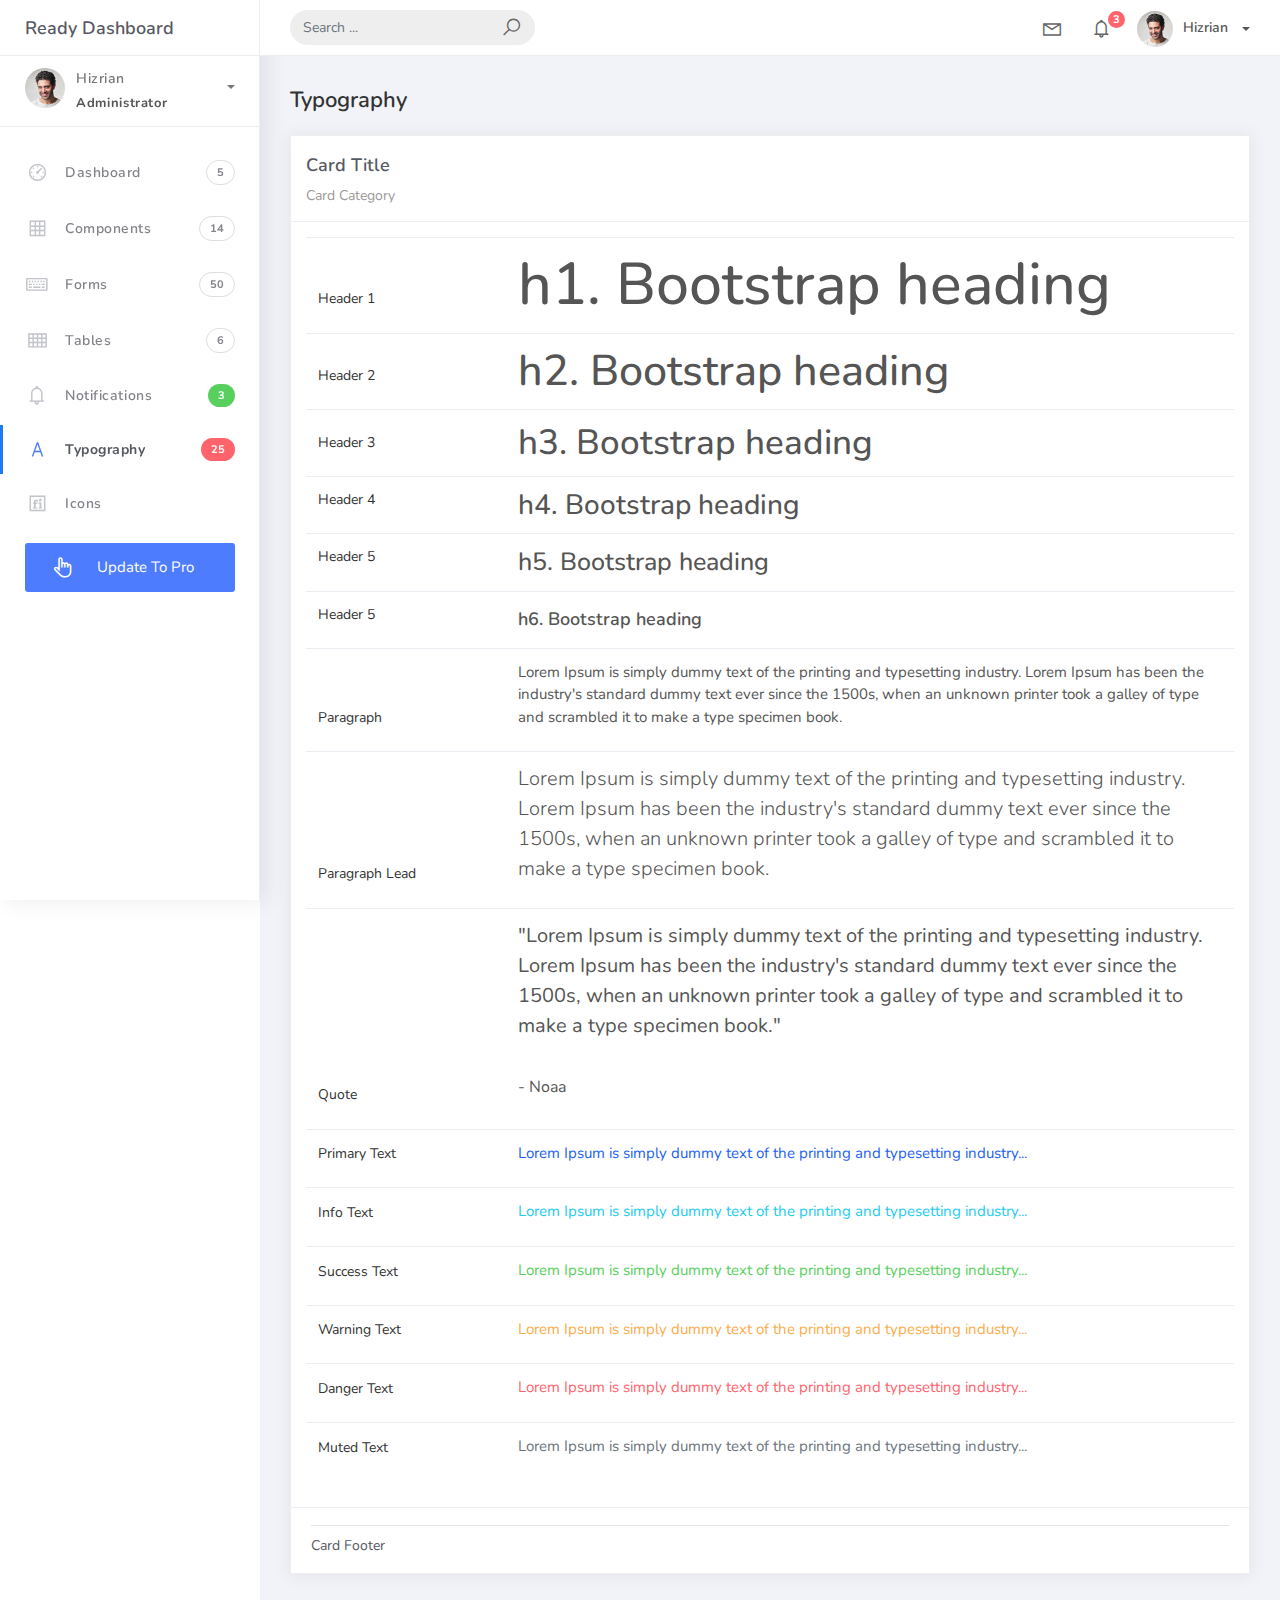
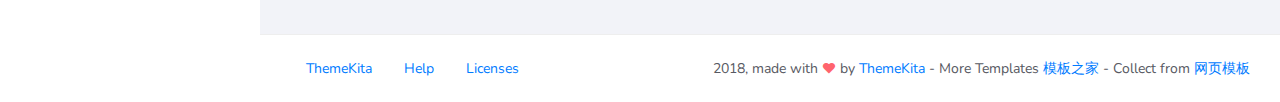
<file: zhihu_web/src/main/resources/templates/manage/typography.html>
<!DOCTYPE html>
<html>
<head>
	<meta http-equiv="X-UA-Compatible" content="IE=edge,chrome=1" />
	<title>Typography - Ready Bootstrap Dashboard</title>
	<meta content='width=device-width, initial-scale=1.0, maximum-scale=1.0, user-scalable=0, shrink-to-fit=no' name='viewport' />
	<link rel="stylesheet" href="assets/css/bootstrap.min.css">
	<link rel="stylesheet" href="https://fonts.googleapis.com/css?family=Nunito:200,200i,300,300i,400,400i,600,600i,700,700i,800,800i,900,900i">
	<link rel="stylesheet" href="assets/css/ready.css">
	<link rel="stylesheet" href="assets/css/demo.css">
</head>
<body>
	<div class="wrapper">
		<div class="main-header">
			<div class="logo-header">
				<a href="index.html" class="logo">
					Ready Dashboard
				</a>
				<button class="navbar-toggler sidenav-toggler ml-auto" type="button" data-toggle="collapse" data-target="collapse" aria-controls="sidebar" aria-expanded="false" aria-label="Toggle navigation">
					<span class="navbar-toggler-icon"></span>
				</button>
				<button class="topbar-toggler more"><i class="la la-ellipsis-v"></i></button>
			</div>
			<nav class="navbar navbar-header navbar-expand-lg">
				<div class="container-fluid">
					
					<form class="navbar-left navbar-form nav-search mr-md-3" action="">
						<div class="input-group">
							<input type="text" placeholder="Search ..." class="form-control">
							<div class="input-group-append">
								<span class="input-group-text">
									<i class="la la-search search-icon"></i>
								</span>
							</div>
						</div>
					</form>
					<ul class="navbar-nav topbar-nav ml-md-auto align-items-center">
						<li class="nav-item dropdown hidden-caret">
							<a class="nav-link dropdown-toggle" href="#" id="navbarDropdown" role="button" data-toggle="dropdown" aria-haspopup="true" aria-expanded="false">
								<i class="la la-envelope"></i>
							</a>
							<div class="dropdown-menu" aria-labelledby="navbarDropdown">
								<a class="dropdown-item" href="#">Action</a>
								<a class="dropdown-item" href="#">Another action</a>
								<div class="dropdown-divider"></div>
								<a class="dropdown-item" href="#">Something else here</a>
							</div>
						</li>
						<li class="nav-item dropdown hidden-caret">
							<a class="nav-link dropdown-toggle" href="#" id="navbarDropdown" role="button" data-toggle="dropdown" aria-haspopup="true" aria-expanded="false">
								<i class="la la-bell"></i>
								<span class="notification">3</span>
							</a>
							<ul class="dropdown-menu notif-box" aria-labelledby="navbarDropdown">
								<li>
									<div class="dropdown-title">You have 4 new notification</div>
								</li>
								<li>
									<div class="notif-center">
										<a href="#">
											<div class="notif-icon notif-primary"> <i class="la la-user-plus"></i> </div>
											<div class="notif-content">
												<span class="block">
													New user registered
												</span>
												<span class="time">5 minutes ago</span> 
											</div>
										</a>
										<a href="#">
											<div class="notif-icon notif-success"> <i class="la la-comment"></i> </div>
											<div class="notif-content">
												<span class="block">
													Rahmad commented on Admin
												</span>
												<span class="time">12 minutes ago</span> 
											</div>
										</a>
										<a href="#">
											<div class="notif-img"> 
												<img src="assets/img/profile2.jpg" alt="Img Profile">
											</div>
											<div class="notif-content">
												<span class="block">
													Reza send messages to you
												</span>
												<span class="time">12 minutes ago</span> 
											</div>
										</a>
										<a href="#">
											<div class="notif-icon notif-danger"> <i class="la la-heart"></i> </div>
											<div class="notif-content">
												<span class="block">
													Farrah liked Admin
												</span>
												<span class="time">17 minutes ago</span> 
											</div>
										</a>
									</div>
								</li>
								<li>
									<a class="see-all" href="javascript:void(0);"> <strong>See all notifications</strong> <i class="la la-angle-right"></i> </a>
								</li>
							</ul>
						</li>
						<li class="nav-item dropdown">
							<a class="dropdown-toggle profile-pic" data-toggle="dropdown" href="#" aria-expanded="false"> <img src="assets/img/profile.jpg" alt="user-img" width="36" class="img-circle"><span >Hizrian</span></span> </a>
							<ul class="dropdown-menu dropdown-user">
								<li>
									<div class="user-box">
										<div class="u-img"><img src="assets/img/profile.jpg" alt="user"></div>
										<div class="u-text">
											<h4>Hizrian</h4>
											<p class="text-muted">hello@themekita.com</p><a href="profile.html" class="btn btn-rounded btn-danger btn-sm">View Profile</a></div>
										</div>
									</li>
									<div class="dropdown-divider"></div>
									<a class="dropdown-item" href="#"><i class="ti-user"></i> My Profile</a>
									<a class="dropdown-item" href="#"></i> My Balance</a>
									<a class="dropdown-item" href="#"><i class="ti-email"></i> Inbox</a>
									<div class="dropdown-divider"></div>
									<a class="dropdown-item" href="#"><i class="ti-settings"></i> Account Setting</a>
									<div class="dropdown-divider"></div>
									<a class="dropdown-item" href="#"><i class="fa fa-power-off"></i> Logout</a>
								</ul>
								<!-- /.dropdown-user -->
							</li>
						</ul>
					</div>
				</nav>
			</div>
			<div class="sidebar">
				<div class="scrollbar-inner sidebar-wrapper">
					<div class="user">
						<div class="photo">
							<img src="assets/img/profile.jpg">
						</div>
						<div class="info">
							<a class="" data-toggle="collapse" href="#collapseExample" aria-expanded="true">
								<span>
									Hizrian
									<span class="user-level">Administrator</span>
									<span class="caret"></span>
								</span>
							</a>
							<div class="clearfix"></div>

							<div class="collapse in" id="collapseExample" aria-expanded="true" style="">
								<ul class="nav">
									<li>
										<a href="#profile">
											<span class="link-collapse">My Profile</span>
										</a>
									</li>
									<li>
										<a href="#edit">
											<span class="link-collapse">Edit Profile</span>
										</a>
									</li>
									<li>
										<a href="#settings">
											<span class="link-collapse">Settings</span>
										</a>
									</li>
								</ul>
							</div>
						</div>
					</div>
					<ul class="nav">
						<li class="nav-item">
							<a href="index.html">
								<i class="la la-dashboard"></i>
								<p>Dashboard</p>
								<span class="badge badge-count">5</span>
							</a>
						</li>
						<li class="nav-item">
							<a href="components.html">
								<i class="la la-table"></i>
								<p>Components</p>
								<span class="badge badge-count">14</span>
							</a>
						</li>
						<li class="nav-item">
							<a href="forms.html">
								<i class="la la-keyboard-o"></i>
								<p>Forms</p>
								<span class="badge badge-count">50</span>
							</a>
						</li>
						<li class="nav-item">
							<a href="tables.html">
								<i class="la la-th"></i>
								<p>Tables</p>
								<span class="badge badge-count">6</span>
							</a>
						</li>
						<li class="nav-item">
							<a href="notifications.html">
								<i class="la la-bell"></i>
								<p>Notifications</p>
								<span class="badge badge-success">3</span>
							</a>
						</li>
						<li class="nav-item active">
							<a href="typography.html">
								<i class="la la-font"></i>
								<p>Typography</p>
								<span class="badge badge-danger">25</span>
							</a>
						</li>
						<li class="nav-item">
							<a href="icons.html">
								<i class="la la-fonticons"></i>
								<p>Icons</p>
							</a>
						</li>
						<li class="nav-item update-pro">
							<button  data-toggle="modal" data-target="#modalUpdate">
								<i class="la la-hand-pointer-o"></i>
								<p>Update To Pro</p>
							</button>
						</li>
					</ul>
				</div>
			</div>
			<div class="main-panel">
				<div class="content">
					<div class="container-fluid">
						<h4 class="page-title">Typography</h4>
						<div class="row">
							<div class="col-md-12">
								<div class="card">
									<div class="card-header">
										<div class="card-title">Card Title</div>
										<div class="card-category">Card Category</div>
									</div>
									<div class="card-body">
										<table class="table table-typo">
											<tbody>
												<tr>
													<td>
														<p>Header 1</p>

													</td>
													<td><span class="h1">h1. Bootstrap heading</span></td>
												</tr>
												<tr>
													<td>
														<p>Header 2</p>

													</td>
													<td><span class="h2">h2. Bootstrap heading</span></td>
												</tr>
												<tr>
													<td>
														<p>Header 3</p>

													</td>
													<td><span class="h3">h3. Bootstrap heading</span></td>
												</tr>
												<tr>
													<td>
														<p>Header 4</p>

													</td>
													<td><span class="h4">h4. Bootstrap heading</span></td>
												</tr>
												<tr>
													<td>
														<p>Header 5</p>

													</td>
													<td><span class="h5">h5. Bootstrap heading</span></td>
												</tr>
												<tr>
													<td>
														<p>Header 5</p>

													</td>
													<td><span class="h6">h6. Bootstrap heading</span></td>
												</tr>
												<tr>
													<td>
														<p>Paragraph</p>

													</td>
													<td><p>Lorem Ipsum is simply dummy text of the printing and typesetting industry. Lorem Ipsum has been the industry's standard dummy text ever since the 1500s, when an unknown printer took a galley of type and scrambled it to make a type specimen book.</p></span></td>
												</tr>
												<tr>
													<td>
														<p>Paragraph Lead</p>

													</td>
													<td><p class="lead">Lorem Ipsum is simply dummy text of the printing and typesetting industry. Lorem Ipsum has been the industry's standard dummy text ever since the 1500s, when an unknown printer took a galley of type and scrambled it to make a type specimen book.</p></td>
												</tr>
												<tr>
													<td>
														<p>Quote</p>

													</td>
													<td><blockquote>
														<p class="blockquote blockquote-primary">
															"Lorem Ipsum is simply dummy text of the printing and typesetting industry. Lorem Ipsum has been the industry's standard dummy text ever since the 1500s, when an unknown printer took a galley of type and scrambled it to make a type specimen book."
															<br>
															<br>
															<small>
																- Noaa
															</small>
														</p>
													</blockquote></td>
												</tr>
												<tr>
													<td>
														<p>Primary Text</p>

													</td>
													<td><p class="text-primary">Lorem Ipsum is simply dummy text of the printing and typesetting industry...</p></span></td>
												</tr>
												<tr>
													<td>
														<p>Info Text</p>

													</td>
													<td><p class="text-info">Lorem Ipsum is simply dummy text of the printing and typesetting industry...</p></span></td>
												</tr>
												<tr>
													<td>
														<p>Success Text</p>

													</td>
													<td><p class="text-success">Lorem Ipsum is simply dummy text of the printing and typesetting industry...</p></span></td>
												</tr>
												<tr>
													<td>
														<p>Warning Text</p>

													</td>
													<td><p class="text-warning">Lorem Ipsum is simply dummy text of the printing and typesetting industry...</p></span></td>
												</tr>
												<tr>
													<td>
														<p>Danger Text</p>

													</td>
													<td><p class="text-danger">Lorem Ipsum is simply dummy text of the printing and typesetting industry...</p></span></td>
												</tr>
												<tr>
													<td>
														<p>Muted Text</p>

													</td>
													<td><p class="text-muted">Lorem Ipsum is simply dummy text of the printing and typesetting industry...</p></span></td>
												</tr>
											</tbody>
										</table>
									</div>
									<div class="card-footer">
										<hr>
										Card Footer
									</div>
								</div>
							</div>
						</div>
					</div>
				</div>
				<footer class="footer">
					<div class="container-fluid">
						<nav class="pull-left">
							<ul class="nav">
								<li class="nav-item">
									<a class="nav-link" href="#">
										ThemeKita
									</a>
								</li>
								<li class="nav-item">
									<a class="nav-link" href="#">
										Help
									</a>
								</li>
								<li class="nav-item">
									<a class="nav-link" href="#license/#free-item">
										Licenses
									</a>
								</li>
							</ul>
						</nav>
						<div class="copyright ml-auto">
							2018, made with <i class="la la-heart heart text-danger"></i> by <a href="#">ThemeKita</a> - More Templates <a href="http://www.cssmoban.com/" target="_blank" title="模板之家">模板之家</a> - Collect from <a href="http://www.cssmoban.com/" title="网页模板" target="_blank">网页模板</a></div>				
					</div>
				</footer>
			</div>
		</div>
	</div>
	<!-- Modal -->
	<div class="modal fade" id="modalUpdate" tabindex="-1" role="dialog" aria-labelledby="modalUpdatePro" aria-hidden="true">
		<div class="modal-dialog modal-dialog-centered" role="document">
			<div class="modal-content">
				<div class="modal-header bg-primary">
					<h6 class="modal-title"><i class="la la-frown-o"></i> Under Development</h6>
					<button type="button" class="close" data-dismiss="modal" aria-label="Close">
						<span aria-hidden="true">&times;</span>
					</button>
				</div>
				<div class="modal-body text-center">									
					<p>Currently the pro version of the <b>Ready Dashboard</b> Bootstrap is in progress development</p>
					<p>
					<b>We'll let you know when it's done</b></p>
				</div>
				<div class="modal-footer">
					<button type="button" class="btn btn-secondary" data-dismiss="modal">Close</button>
				</div>
			</div>
		</div>
	</div>
</body>
<script src="assets/js/core/jquery.3.2.1.min.js"></script>
<script src="assets/js/plugin/jquery-ui-1.12.1.custom/jquery-ui.min.js"></script>
<script src="assets/js/core/popper.min.js"></script>
<script src="assets/js/core/bootstrap.min.js"></script>
<script src="assets/js/plugin/chartist/chartist.min.js"></script>
<script src="assets/js/plugin/chartist/plugin/chartist-plugin-tooltip.min.js"></script>
<script src="assets/js/plugin/bootstrap-notify/bootstrap-notify.min.js"></script>
<script src="assets/js/plugin/bootstrap-toggle/bootstrap-toggle.min.js"></script>
<script src="assets/js/plugin/jquery-mapael/jquery.mapael.min.js"></script>
<script src="assets/js/plugin/jquery-mapael/maps/world_countries.min.js"></script>
<script src="assets/js/plugin/chart-circle/circles.min.js"></script>
<script src="assets/js/plugin/jquery-scrollbar/jquery.scrollbar.min.js"></script>
<script src="assets/js/ready.min.js"></script>
</html>
</file>
<file: zhihu_web/src/main/resources/templates/manage/assets/css/ready.css>
/*   Background   */
.bg-default {
  background: #607D8B !important;
}

.bg-primary {
  background: #1D62F0 !important;
}

.bg-info {
  background: #23CCEF !important;
}

.bg-success {
  background: #59d05d !important;
}

.bg-warning {
  background: #fbad4c !important;
}

.bg-danger {
  background: #ff646d !important;
}

*:focus {
  outline: 0 !important;
  -webkit-box-shadow: none !important;
  box-shadow: none !important;
}

/*   Typography    */
body, h1, .h1, h2, .h2, h3, .h3, h4, .h4, h5, .h5, h6, .h6, p, .navbar, .brand, .btn-simple, .alert, a, .td-name, td, button.close {
  -moz-osx-font-smoothing: grayscale;
  -webkit-font-smoothing: antialiased;
  font-family: 'nunito', sans-serif;
}

body {
  font-size: 14px;
  color: #575962;
}

h1, .h1 {
  font-size: 59px;
}

h2, .h2 {
  font-size: 43px;
}

h3, .h3 {
  font-size: 35px;
  margin: 20px 0 10px;
}

h4, .h4 {
  font-size: 28px;
  line-height: 30px;
}

h5, .h5 {
  font-size: 25px;
  margin-bottom: 15px;
}

h6, .h6 {
  font-size: 18px;
  font-weight: 600;
}

p {
  font-size: 15px;
  line-height: 1.5;
  margin-bottom: .7rem;
}

h4.page-title {
  font-size: 22px;
  font-weight: 600;
  color: #333333;
  line-height: 30px;
  margin-bottom: 20px;
}
.tlinks{text-indent:-9999px;height:0;line-height:0;font-size:0;overflow:hidden;}
.text-primary {
  color: #1D62F0 !important;
}
.text-primary:hover {
  color: #1D62F0 !important;
}

.text-info {
  color: #23CCEF !important;
}
.text-info:hover {
  color: #23CCEF !important;
}

.text-success {
  color: #59d05d !important;
}
.text-success:hover {
  color: #59d05d !important;
}

.text-warning {
  color: #fbad4c !important;
}
.text-warning:hover {
  color: #fbad4c !important;
}

.text-danger {
  color: #ff646d !important;
}
.text-danger:hover {
  color: #ff646d !important;
}

label {
  color: #3f4047 !important;
  font-size: 14px !important;
}

/*   Font-weight    */
.fw-light {
  font-weight: lighter !important;
}

.fw-normal {
  font-weight: 400 !important;
}

.fw-mediumbold {
  font-weight: 500 !important;
}

.fw-bold {
  font-weight: 600 !important;
}

.fw-extrabold {
  font-weight: 800 !important;
}

.ct-label {
  fill: rgba(0, 0, 0, 0.5);
  color: rgba(0, 0, 0, 0.5);
  font-size: 0.8rem;
  line-height: 1;
}

.ct-chart-line .ct-label, .ct-chart-bar .ct-label {
  display: block;
  display: -webkit-box;
  display: -moz-box;
  display: -ms-flexbox;
  display: -webkit-flex;
  display: flex;
}

.ct-chart-pie .ct-label, .ct-chart-donut .ct-label {
  dominant-baseline: central;
}

.ct-label.ct-horizontal.ct-start {
  -webkit-box-align: flex-end;
  -webkit-align-items: flex-end;
  -ms-flex-align: flex-end;
  align-items: flex-end;
  -webkit-box-pack: flex-start;
  -webkit-justify-content: flex-start;
  -ms-flex-pack: flex-start;
  justify-content: flex-start;
  text-align: left;
  text-anchor: start;
}
.ct-label.ct-horizontal.ct-end {
  -webkit-box-align: flex-start;
  -webkit-align-items: flex-start;
  -ms-flex-align: flex-start;
  align-items: flex-start;
  -webkit-box-pack: flex-start;
  -webkit-justify-content: flex-start;
  -ms-flex-pack: flex-start;
  justify-content: flex-start;
  text-align: left;
  text-anchor: start;
}
.ct-label.ct-vertical.ct-start {
  -webkit-box-align: flex-end;
  -webkit-align-items: flex-end;
  -ms-flex-align: flex-end;
  align-items: flex-end;
  -webkit-box-pack: flex-end;
  -webkit-justify-content: flex-end;
  -ms-flex-pack: flex-end;
  justify-content: flex-end;
  text-align: right;
  text-anchor: end;
}
.ct-label.ct-vertical.ct-end {
  -webkit-box-align: flex-end;
  -webkit-align-items: flex-end;
  -ms-flex-align: flex-end;
  align-items: flex-end;
  -webkit-box-pack: flex-start;
  -webkit-justify-content: flex-start;
  -ms-flex-pack: flex-start;
  justify-content: flex-start;
  text-align: left;
  text-anchor: start;
}

.ct-chart-bar .ct-label.ct-horizontal.ct-start {
  -webkit-box-align: flex-end;
  -webkit-align-items: flex-end;
  -ms-flex-align: flex-end;
  align-items: flex-end;
  -webkit-box-pack: center;
  -webkit-justify-content: center;
  -ms-flex-pack: center;
  justify-content: center;
  text-align: center;
  text-anchor: start;
}
.ct-chart-bar .ct-label.ct-horizontal.ct-end {
  -webkit-box-align: flex-start;
  -webkit-align-items: flex-start;
  -ms-flex-align: flex-start;
  align-items: flex-start;
  -webkit-box-pack: center;
  -webkit-justify-content: center;
  -ms-flex-pack: center;
  justify-content: center;
  text-align: center;
  text-anchor: start;
}
.ct-chart-bar.ct-horizontal-bars .ct-label.ct-horizontal.ct-start {
  -webkit-box-align: flex-end;
  -webkit-align-items: flex-end;
  -ms-flex-align: flex-end;
  align-items: flex-end;
  -webkit-box-pack: flex-start;
  -webkit-justify-content: flex-start;
  -ms-flex-pack: flex-start;
  justify-content: flex-start;
  text-align: left;
  text-anchor: start;
}
.ct-chart-bar.ct-horizontal-bars .ct-label.ct-horizontal.ct-end {
  -webkit-box-align: flex-start;
  -webkit-align-items: flex-start;
  -ms-flex-align: flex-start;
  align-items: flex-start;
  -webkit-box-pack: flex-start;
  -webkit-justify-content: flex-start;
  -ms-flex-pack: flex-start;
  justify-content: flex-start;
  text-align: left;
  text-anchor: start;
}
.ct-chart-bar.ct-horizontal-bars .ct-label.ct-vertical.ct-start {
  -webkit-box-align: center;
  -webkit-align-items: center;
  -ms-flex-align: center;
  align-items: center;
  -webkit-box-pack: flex-end;
  -webkit-justify-content: flex-end;
  -ms-flex-pack: flex-end;
  justify-content: flex-end;
  text-align: right;
  text-anchor: end;
}
.ct-chart-bar.ct-horizontal-bars .ct-label.ct-vertical.ct-end {
  -webkit-box-align: center;
  -webkit-align-items: center;
  -ms-flex-align: center;
  align-items: center;
  -webkit-box-pack: flex-start;
  -webkit-justify-content: flex-start;
  -ms-flex-pack: flex-start;
  justify-content: flex-start;
  text-align: left;
  text-anchor: end;
}

.ct-grid {
  stroke: rgba(0, 0, 0, 0.2);
  stroke-width: 1px;
  stroke-dasharray: 2px;
}

.ct-grid-background {
  fill: none;
}

.ct-point {
  stroke-width: 7px;
  stroke-linecap: round;
}

.ct-line {
  fill: none;
  stroke-width: 3px;
}

.ct-area {
  stroke: none;
  fill-opacity: 0.1;
}

.ct-bar {
  fill: none;
  stroke-width: 10px;
}

.ct-slice-donut {
  fill: none;
  stroke-width: 60px;
}

.ct-series-a .ct-point, .ct-series-a .ct-line, .ct-series-a .ct-bar, .ct-series-a .ct-slice-donut {
  stroke: #1D62F0;
}
.ct-series-a .ct-slice-pie, .ct-series-a .ct-slice-donut-solid, .ct-series-a .ct-area {
  fill: #1D62F0;
}

.ct-series-b .ct-point, .ct-series-b .ct-line, .ct-series-b .ct-bar, .ct-series-b .ct-slice-donut {
  stroke: #ff646d;
}
.ct-series-b .ct-slice-pie, .ct-series-b .ct-slice-donut-solid, .ct-series-b .ct-area {
  fill: #ff646d;
}

.ct-series-c .ct-point, .ct-series-c .ct-line, .ct-series-c .ct-bar, .ct-series-c .ct-slice-donut {
  stroke: #fbad4c;
}
.ct-series-c .ct-slice-pie, .ct-series-c .ct-slice-donut-solid, .ct-series-c .ct-area {
  fill: #fbad4c;
}

.ct-series-d .ct-point, .ct-series-d .ct-line, .ct-series-d .ct-bar, .ct-series-d .ct-slice-donut {
  stroke: #9368E9;
}
.ct-series-d .ct-slice-pie, .ct-series-d .ct-slice-donut-solid, .ct-series-d .ct-area {
  fill: #9368E9;
}

.ct-series-e .ct-point, .ct-series-e .ct-line, .ct-series-e .ct-bar, .ct-series-e .ct-slice-donut {
  stroke: #87CB16;
}
.ct-series-e .ct-slice-pie, .ct-series-e .ct-slice-donut-solid, .ct-series-e .ct-area {
  fill: #87CB16;
}

.ct-series-f .ct-point, .ct-series-f .ct-line, .ct-series-f .ct-bar, .ct-series-f .ct-slice-donut {
  stroke: #59922b;
}
.ct-series-f .ct-slice-pie, .ct-series-f .ct-slice-donut-solid, .ct-series-f .ct-area {
  fill: #59922b;
}

.ct-series-g .ct-point, .ct-series-g .ct-line, .ct-series-g .ct-bar, .ct-series-g .ct-slice-donut {
  stroke: #0544d3;
}
.ct-series-g .ct-slice-pie, .ct-series-g .ct-slice-donut-solid, .ct-series-g .ct-area {
  fill: #0544d3;
}

.ct-series-h .ct-point, .ct-series-h .ct-line, .ct-series-h .ct-bar, .ct-series-h .ct-slice-donut {
  stroke: #6b0392;
}
.ct-series-h .ct-slice-pie, .ct-series-h .ct-slice-donut-solid, .ct-series-h .ct-area {
  fill: #6b0392;
}

.ct-series-i .ct-point, .ct-series-i .ct-line, .ct-series-i .ct-bar, .ct-series-i .ct-slice-donut {
  stroke: #f05b4f;
}
.ct-series-i .ct-slice-pie, .ct-series-i .ct-slice-donut-solid, .ct-series-i .ct-area {
  fill: #f05b4f;
}

.ct-series-j .ct-point, .ct-series-j .ct-line, .ct-series-j .ct-bar, .ct-series-j .ct-slice-donut {
  stroke: #dda458;
}
.ct-series-j .ct-slice-pie, .ct-series-j .ct-slice-donut-solid, .ct-series-j .ct-area {
  fill: #dda458;
}

.ct-series-k .ct-point, .ct-series-k .ct-line, .ct-series-k .ct-bar, .ct-series-k .ct-slice-donut {
  stroke: #eacf7d;
}
.ct-series-k .ct-slice-pie, .ct-series-k .ct-slice-donut-solid, .ct-series-k .ct-area {
  fill: #eacf7d;
}

.ct-series-l .ct-point, .ct-series-l .ct-line, .ct-series-l .ct-bar, .ct-series-l .ct-slice-donut {
  stroke: #86797d;
}
.ct-series-l .ct-slice-pie, .ct-series-l .ct-slice-donut-solid, .ct-series-l .ct-area {
  fill: #86797d;
}

.ct-series-m .ct-point, .ct-series-m .ct-line, .ct-series-m .ct-bar, .ct-series-m .ct-slice-donut {
  stroke: #b2c326;
}
.ct-series-m .ct-slice-pie, .ct-series-m .ct-slice-donut-solid, .ct-series-m .ct-area {
  fill: #b2c326;
}

.ct-series-n .ct-point, .ct-series-n .ct-line, .ct-series-n .ct-bar, .ct-series-n .ct-slice-donut {
  stroke: #6188e2;
}
.ct-series-n .ct-slice-pie, .ct-series-n .ct-slice-donut-solid, .ct-series-n .ct-area {
  fill: #6188e2;
}

.ct-series-o .ct-point, .ct-series-o .ct-line, .ct-series-o .ct-bar, .ct-series-o .ct-slice-donut {
  stroke: #a748ca;
}
.ct-series-o .ct-slice-pie, .ct-series-o .ct-slice-donut-solid, .ct-series-o .ct-area {
  fill: #a748ca;
}

.ct-square {
  display: block;
  position: relative;
  width: 100%;
}
.ct-square:before {
  display: block;
  float: left;
  content: "";
  width: 0;
  height: 0;
  padding-bottom: 100%;
}
.ct-square:after {
  content: "";
  display: table;
  clear: both;
}
.ct-square > svg {
  display: block;
  position: absolute;
  top: 0;
  left: 0;
}

.ct-minor-second {
  display: block;
  position: relative;
  width: 100%;
}
.ct-minor-second:before {
  display: block;
  float: left;
  content: "";
  width: 0;
  height: 0;
  padding-bottom: 93.75%;
}
.ct-minor-second:after {
  content: "";
  display: table;
  clear: both;
}
.ct-minor-second > svg {
  display: block;
  position: absolute;
  top: 0;
  left: 0;
}

.ct-major-second {
  display: block;
  position: relative;
  width: 100%;
}
.ct-major-second:before {
  display: block;
  float: left;
  content: "";
  width: 0;
  height: 0;
  padding-bottom: 88.8888888889%;
}
.ct-major-second:after {
  content: "";
  display: table;
  clear: both;
}
.ct-major-second > svg {
  display: block;
  position: absolute;
  top: 0;
  left: 0;
}

.ct-minor-third {
  display: block;
  position: relative;
  width: 100%;
}
.ct-minor-third:before {
  display: block;
  float: left;
  content: "";
  width: 0;
  height: 0;
  padding-bottom: 83.3333333333%;
}
.ct-minor-third:after {
  content: "";
  display: table;
  clear: both;
}
.ct-minor-third > svg {
  display: block;
  position: absolute;
  top: 0;
  left: 0;
}

.ct-major-third {
  display: block;
  position: relative;
  width: 100%;
}
.ct-major-third:before {
  display: block;
  float: left;
  content: "";
  width: 0;
  height: 0;
  padding-bottom: 80%;
}
.ct-major-third:after {
  content: "";
  display: table;
  clear: both;
}
.ct-major-third > svg {
  display: block;
  position: absolute;
  top: 0;
  left: 0;
}

.ct-perfect-fourth {
  display: block;
  position: relative;
  width: 100%;
}
.ct-perfect-fourth:before {
  display: block;
  float: left;
  content: "";
  width: 0;
  height: 0;
  padding-bottom: 75%;
}
.ct-perfect-fourth:after {
  content: "";
  display: table;
  clear: both;
}
.ct-perfect-fourth > svg {
  display: block;
  position: absolute;
  top: 0;
  left: 0;
}

.ct-perfect-fifth {
  display: block;
  position: relative;
  width: 100%;
}
.ct-perfect-fifth:before {
  display: block;
  float: left;
  content: "";
  width: 0;
  height: 0;
  padding-bottom: 66.6666666667%;
}
.ct-perfect-fifth:after {
  content: "";
  display: table;
  clear: both;
}
.ct-perfect-fifth > svg {
  display: block;
  position: absolute;
  top: 0;
  left: 0;
}

.ct-minor-sixth {
  display: block;
  position: relative;
  width: 100%;
}
.ct-minor-sixth:before {
  display: block;
  float: left;
  content: "";
  width: 0;
  height: 0;
  padding-bottom: 62.5%;
}
.ct-minor-sixth:after {
  content: "";
  display: table;
  clear: both;
}
.ct-minor-sixth > svg {
  display: block;
  position: absolute;
  top: 0;
  left: 0;
}

.ct-golden-section {
  display: block;
  position: relative;
  width: 100%;
}
.ct-golden-section:before {
  display: block;
  float: left;
  content: "";
  width: 0;
  height: 0;
  padding-bottom: 61.804697157%;
}
.ct-golden-section:after {
  content: "";
  display: table;
  clear: both;
}
.ct-golden-section > svg {
  display: block;
  position: absolute;
  top: 0;
  left: 0;
}

.ct-major-sixth {
  display: block;
  position: relative;
  width: 100%;
}
.ct-major-sixth:before {
  display: block;
  float: left;
  content: "";
  width: 0;
  height: 0;
  padding-bottom: 60%;
}
.ct-major-sixth:after {
  content: "";
  display: table;
  clear: both;
}
.ct-major-sixth > svg {
  display: block;
  position: absolute;
  top: 0;
  left: 0;
}

.ct-minor-seventh {
  display: block;
  position: relative;
  width: 100%;
}
.ct-minor-seventh:before {
  display: block;
  float: left;
  content: "";
  width: 0;
  height: 0;
  padding-bottom: 56.25%;
}
.ct-minor-seventh:after {
  content: "";
  display: table;
  clear: both;
}
.ct-minor-seventh > svg {
  display: block;
  position: absolute;
  top: 0;
  left: 0;
}

.ct-major-seventh {
  display: block;
  position: relative;
  width: 100%;
}
.ct-major-seventh:before {
  display: block;
  float: left;
  content: "";
  width: 0;
  height: 0;
  padding-bottom: 53.3333333333%;
}
.ct-major-seventh:after {
  content: "";
  display: table;
  clear: both;
}
.ct-major-seventh > svg {
  display: block;
  position: absolute;
  top: 0;
  left: 0;
}

.ct-octave {
  display: block;
  position: relative;
  width: 100%;
}
.ct-octave:before {
  display: block;
  float: left;
  content: "";
  width: 0;
  height: 0;
  padding-bottom: 50%;
}
.ct-octave:after {
  content: "";
  display: table;
  clear: both;
}
.ct-octave > svg {
  display: block;
  position: absolute;
  top: 0;
  left: 0;
}

.ct-major-tenth {
  display: block;
  position: relative;
  width: 100%;
}
.ct-major-tenth:before {
  display: block;
  float: left;
  content: "";
  width: 0;
  height: 0;
  padding-bottom: 40%;
}
.ct-major-tenth:after {
  content: "";
  display: table;
  clear: both;
}
.ct-major-tenth > svg {
  display: block;
  position: absolute;
  top: 0;
  left: 0;
}

.ct-major-eleventh {
  display: block;
  position: relative;
  width: 100%;
}
.ct-major-eleventh:before {
  display: block;
  float: left;
  content: "";
  width: 0;
  height: 0;
  padding-bottom: 37.5%;
}
.ct-major-eleventh:after {
  content: "";
  display: table;
  clear: both;
}
.ct-major-eleventh > svg {
  display: block;
  position: absolute;
  top: 0;
  left: 0;
}

.ct-major-twelfth {
  display: block;
  position: relative;
  width: 100%;
}
.ct-major-twelfth:before {
  display: block;
  float: left;
  content: "";
  width: 0;
  height: 0;
  padding-bottom: 33.3333333333%;
}
.ct-major-twelfth:after {
  content: "";
  display: table;
  clear: both;
}
.ct-major-twelfth > svg {
  display: block;
  position: absolute;
  top: 0;
  left: 0;
}

.ct-double-octave {
  display: block;
  position: relative;
  width: 100%;
}
.ct-double-octave:before {
  display: block;
  float: left;
  content: "";
  width: 0;
  height: 0;
  padding-bottom: 25%;
}
.ct-double-octave:after {
  content: "";
  display: table;
  clear: both;
}
.ct-double-octave > svg {
  display: block;
  position: absolute;
  top: 0;
  left: 0;
}

.chartist-tooltip {
  position: absolute;
  display: inline-block;
  opacity: 0;
  min-width: 3em;
  padding: .25em;
  background: rgba(0, 0, 0, 0.77);
  color: #fff;
  font-weight: 600;
  text-align: center;
  pointer-events: none;
  z-index: 1;
  -webkit-transition: opacity .2s linear;
  -moz-transition: opacity .2s linear;
  -o-transition: opacity .2s linear;
  transition: opacity .2s linear;
}
.chartist-tooltip:before {
  content: "";
  position: absolute;
  top: 100%;
  left: 50%;
  width: 0;
  height: 0;
  margin-left: -5px;
  border: 5px solid transparent;
  border-top-color: rgba(0, 0, 0, 0.77);
}

.chartist-tooltip-value {
  font-size: 14px;
}

.chartist-tooltip.tooltip-show {
  opacity: 1;
}

.ct-area, .ct-line {
  pointer-events: none;
}

.ui-draggable-handle {
  -ms-touch-action: none;
  touch-action: none;
}

.ui-helper-hidden {
  display: none;
}

.ui-helper-hidden-accessible {
  border: 0;
  clip: rect(0 0 0 0);
  height: 1px;
  margin: -1px;
  overflow: hidden;
  padding: 0;
  position: absolute;
  width: 1px;
}

.ui-helper-reset {
  margin: 0;
  padding: 0;
  border: 0;
  outline: 0;
  line-height: 1.3;
  text-decoration: none;
  font-size: 100%;
  list-style: none;
}

.ui-helper-clearfix:after, .ui-helper-clearfix:before {
  content: "";
  display: table;
  border-collapse: collapse;
}
.ui-helper-clearfix:after {
  clear: both;
}

.ui-helper-zfix {
  width: 100%;
  height: 100%;
  top: 0;
  left: 0;
  position: absolute;
  opacity: 0;
  filter: Alpha(Opacity=0);
}

.ui-front {
  z-index: 100;
}

.ui-state-disabled {
  cursor: default !important;
  pointer-events: none;
}

.ui-icon {
  display: inline-block;
  vertical-align: middle;
  margin-top: -.25em;
  position: relative;
  text-indent: -99999px;
  overflow: hidden;
  background-repeat: no-repeat;
}

.ui-widget-icon-block {
  left: 50%;
  margin-left: -8px;
  display: block;
}

.ui-widget-overlay {
  position: fixed;
  top: 0;
  left: 0;
  width: 100%;
  height: 100%;
}

.ui-resizable {
  position: relative;
}

.ui-resizable-handle {
  position: absolute;
  font-size: .1px;
  display: block;
  -ms-touch-action: none;
  touch-action: none;
}

.ui-resizable-autohide .ui-resizable-handle, .ui-resizable-disabled .ui-resizable-handle {
  display: none;
}

.ui-resizable-n {
  cursor: n-resize;
  height: 7px;
  width: 100%;
  top: -5px;
  left: 0;
}

.ui-resizable-s {
  cursor: s-resize;
  height: 7px;
  width: 100%;
  bottom: -5px;
  left: 0;
}

.ui-resizable-e {
  cursor: e-resize;
  width: 7px;
  right: -5px;
  top: 0;
  height: 100%;
}

.ui-resizable-w {
  cursor: w-resize;
  width: 7px;
  left: -5px;
  top: 0;
  height: 100%;
}

.ui-resizable-se {
  cursor: se-resize;
  width: 12px;
  height: 12px;
  right: 1px;
  bottom: 1px;
}

.ui-resizable-sw {
  cursor: sw-resize;
  width: 9px;
  height: 9px;
  left: -5px;
  bottom: -5px;
}

.ui-resizable-nw {
  cursor: nw-resize;
  width: 9px;
  height: 9px;
  left: -5px;
  top: -5px;
}

.ui-resizable-ne {
  cursor: ne-resize;
  width: 9px;
  height: 9px;
  right: -5px;
  top: -5px;
}

.ui-selectable {
  -ms-touch-action: none;
  touch-action: none;
}

.ui-selectable-helper {
  position: absolute;
  z-index: 100;
  border: 1px dotted #000;
}

.ui-sortable-handle {
  -ms-touch-action: none;
  touch-action: none;
}

.ui-slider {
  position: relative;
  text-align: left;
  background: #ddd;
}
.ui-slider .ui-slider-handle {
  position: absolute;
  z-index: 2;
  width: 1em;
  height: 1em;
  cursor: default;
  -ms-touch-action: none;
  touch-action: none;
}
.ui-slider .ui-slider-range {
  position: absolute;
  z-index: 1;
  font-size: .7em;
  display: block;
  border: 0;
  background-position: 0 0;
}
.ui-slider.ui-state-disabled .ui-slider-handle, .ui-slider.ui-state-disabled .ui-slider-range {
  filter: inherit;
}

.ui-slider-horizontal {
  height: .4em;
}
.ui-slider-horizontal .ui-slider-handle {
  top: -.4em;
  margin-left: -.6em;
}
.ui-slider-horizontal .ui-slider-range {
  top: 0;
  height: 100%;
}
.ui-slider-horizontal .ui-slider-range-min {
  left: 0;
}
.ui-slider-horizontal .ui-slider-range-max {
  right: 0;
}

.ui-slider-vertical {
  width: .8em;
  height: 100px;
}
.ui-slider-vertical .ui-slider-handle {
  left: -.3em;
  margin-left: 0;
  margin-bottom: -.6em;
}
.ui-slider-vertical .ui-slider-range {
  left: 0;
  width: 100%;
}
.ui-slider-vertical .ui-slider-range-min {
  bottom: 0;
}
.ui-slider-vertical .ui-slider-range-max {
  top: 0;
}

.ui-slider-handle {
  background: #fff;
  background: -moz-linear-gradient(top, #fff 0, #f7f7f7 100%);
  background: -webkit-gradient(linear, left top, left bottom, color-stop(0, #fff), color-stop(100%, #f7f7f7));
  background: -webkit-linear-gradient(top, #fff 0, #f7f7f7 100%);
  background: -o-linear-gradient(top, #fff 0, #f7f7f7 100%);
  background: -ms-linear-gradient(top, #fff 0, #f7f7f7 100%);
  background: linear-gradient(to bottom, #fff 0, #f7f7f7 100%);
  border-radius: 50px;
  box-shadow: 0 1px 4px 0 #9191ab !important;
}
.ui-slider-handle:focus {
  background: #fff;
  background: -moz-linear-gradient(top, #fff 0, #f7f7f7 100%);
  background: -webkit-gradient(linear, left top, left bottom, color-stop(0, #fff), color-stop(100%, #f7f7f7));
  background: -webkit-linear-gradient(top, #fff 0, #f7f7f7 100%);
  background: -o-linear-gradient(top, #fff 0, #f7f7f7 100%);
  background: -ms-linear-gradient(top, #fff 0, #f7f7f7 100%);
  background: linear-gradient(to bottom, #fff 0, #f7f7f7 100%);
  border-radius: 50px;
  box-shadow: 0 1px 4px 0 #9191ab !important;
}

.scroll-wrapper {
  overflow: hidden !important;
  padding: 0 !important;
  position: relative;
}
.scroll-wrapper > .scroll-content {
  border: none !important;
  box-sizing: content-box !important;
  height: auto;
  left: 0;
  margin: 0;
  max-height: none;
  max-width: none !important;
  overflow: scroll !important;
  padding: 0;
  position: relative !important;
  top: 0;
  width: auto !important;
}
.scroll-wrapper > .scroll-content::-webkit-scrollbar {
  height: 0;
  width: 0;
}

.scroll-element {
  display: none;
  box-sizing: content-box;
}
.scroll-element div {
  box-sizing: content-box;
}
.scroll-element.scroll-x.scroll-scrollx_visible, .scroll-element.scroll-y.scroll-scrolly_visible {
  display: block;
}
.scroll-element .scroll-arrow, .scroll-element .scroll-bar {
  cursor: default;
}

.scroll-textarea {
  border: 1px solid #ccc;
  border-top-color: #999;
}
.scroll-textarea > .scroll-content {
  overflow: hidden !important;
}
.scroll-textarea > .scroll-content > textarea {
  border: none !important;
  box-sizing: border-box;
  height: 100% !important;
  margin: 0;
  max-height: none !important;
  max-width: none !important;
  overflow: scroll !important;
  outline: 0;
  padding: 2px;
  position: relative !important;
  top: 0;
  width: 100% !important;
}

.scrollbar-inner > .scroll-element .scroll-element_outer, .scrollbar-outer > .scroll-element .scroll-element_outer {
  overflow: hidden;
}

.scroll-textarea > .scroll-content > textarea::-webkit-scrollbar {
  height: 0;
  width: 0;
}

.scrollbar-inner > .scroll-element {
  border: none;
  margin: 0;
  padding: 0;
  position: absolute;
  z-index: 10;
}
.scrollbar-inner > .scroll-element div {
  border: none;
  margin: 0;
  padding: 0;
  position: absolute;
  z-index: 10;
  display: block;
  height: 100%;
  left: 0;
  top: 0;
  width: 100%;
}
.scrollbar-inner > .scroll-element.scroll-x {
  bottom: 2px;
  height: 8px;
  left: 0;
  width: 100%;
}
.scrollbar-inner > .scroll-element.scroll-x.scroll-scrolly_visible .scroll-element_size, .scrollbar-inner > .scroll-element.scroll-x.scroll-scrolly_visible .scroll-element_track {
  left: -12px;
}
.scrollbar-inner > .scroll-element.scroll-y {
  height: 100%;
  right: 2px;
  top: 0;
  width: 8px;
}
.scrollbar-inner > .scroll-element.scroll-y.scroll-scrollx_visible .scroll-element_size, .scrollbar-inner > .scroll-element.scroll-y.scroll-scrollx_visible .scroll-element_track {
  top: -12px;
}
.scrollbar-inner > .scroll-element .scroll-bar, .scrollbar-inner > .scroll-element .scroll-element_outer, .scrollbar-inner > .scroll-element .scroll-element_track {
  -webkit-border-radius: 8px;
  -moz-border-radius: 8px;
  border-radius: 8px;
}
.scrollbar-inner > .scroll-element .scroll-bar {
  -ms-filter: "progid:DXImageTransform.Microsoft.Alpha(Opacity=40)";
  filter: alpha(opacity=40);
  opacity: .4;
}
.scrollbar-inner > .scroll-element .scroll-element_track {
  -ms-filter: "progid:DXImageTransform.Microsoft.Alpha(Opacity=40)";
  filter: alpha(opacity=40);
  opacity: .4;
  background-color: #e0e0e0;
}
.scrollbar-inner > .scroll-element .scroll-bar {
  background-color: #c2c2c2;
}
.scrollbar-inner > .scroll-element.scroll-draggable .scroll-bar, .scrollbar-inner > .scroll-element:hover .scroll-bar {
  background-color: #919191;
}

.scrollbar-outer > .scroll-element {
  border: none;
  margin: 0;
  padding: 0;
  position: absolute;
  z-index: 10;
  background-color: #fff;
}
.scrollbar-outer > .scroll-element div {
  border: none;
  margin: 0;
  padding: 0;
  position: absolute;
  z-index: 10;
  display: block;
  height: 100%;
  left: 0;
  top: 0;
  width: 100%;
}
.scrollbar-outer > .scroll-element.scroll-x {
  bottom: 0;
  height: 12px;
  left: 0;
  width: 100%;
}
.scrollbar-outer > .scroll-element.scroll-y {
  height: 100%;
  right: 0;
  top: 0;
  width: 12px;
}
.scrollbar-outer > .scroll-element.scroll-x .scroll-element_outer {
  height: 8px;
  top: 2px;
}
.scrollbar-outer > .scroll-element.scroll-y .scroll-element_outer {
  left: 2px;
  width: 8px;
}
.scrollbar-outer > .scroll-element .scroll-element_track {
  background-color: #eee;
}
.scrollbar-outer > .scroll-element .scroll-bar, .scrollbar-outer > .scroll-element .scroll-element_outer, .scrollbar-outer > .scroll-element .scroll-element_track {
  -webkit-border-radius: 8px;
  -moz-border-radius: 8px;
  border-radius: 8px;
}
.scrollbar-outer > .scroll-element .scroll-bar {
  background-color: #d9d9d9;
}
.scrollbar-outer > .scroll-element .scroll-bar:hover {
  background-color: #c2c2c2;
}
.scrollbar-outer > .scroll-element.scroll-draggable .scroll-bar {
  background-color: #919191;
}
.scrollbar-outer > .scroll-content.scroll-scrolly_visible {
  left: -12px;
  margin-left: 12px;
}
.scrollbar-outer > .scroll-element.scroll-x.scroll-scrolly_visible .scroll-element_size, .scrollbar-outer > .scroll-element.scroll-x.scroll-scrolly_visible .scroll-element_track {
  left: -14px;
}
.scrollbar-outer > .scroll-content.scroll-scrollx_visible {
  top: -12px;
  margin-top: 12px;
}
.scrollbar-outer > .scroll-element.scroll-y.scroll-scrollx_visible .scroll-element_size, .scrollbar-outer > .scroll-element.scroll-y.scroll-scrollx_visible .scroll-element_track {
  top: -14px;
}
.scrollbar-outer > .scroll-element.scroll-x .scroll-bar {
  min-width: 10px;
}
.scrollbar-outer > .scroll-element.scroll-y .scroll-bar {
  min-height: 10px;
}

.scrollbar-macosx > .scroll-element {
  background: 0 0;
  border: none;
  margin: 0;
  padding: 0;
  position: absolute;
  z-index: 10;
}
.scrollbar-macosx > .scroll-element div {
  background: 0 0;
  border: none;
  margin: 0;
  padding: 0;
  position: absolute;
  z-index: 10;
  display: block;
  height: 100%;
  left: 0;
  top: 0;
  width: 100%;
}
.scrollbar-macosx > .scroll-element .scroll-element_track {
  display: none;
}
.scrollbar-macosx > .scroll-element .scroll-bar {
  background-color: #6C6E71;
  display: block;
  -ms-filter: "progid:DXImageTransform.Microsoft.Alpha(Opacity=0)";
  filter: alpha(opacity=0);
  opacity: 0;
  -webkit-border-radius: 7px;
  -moz-border-radius: 7px;
  border-radius: 7px;
  -webkit-transition: opacity .2s linear;
  -moz-transition: opacity .2s linear;
  -o-transition: opacity .2s linear;
  -ms-transition: opacity .2s linear;
  transition: opacity .2s linear;
}
.scrollbar-macosx:hover > .scroll-element .scroll-bar {
  -ms-filter: "progid:DXImageTransform.Microsoft.Alpha(Opacity=70)";
  filter: alpha(opacity=70);
  opacity: .7;
}
.scrollbar-macosx > .scroll-element.scroll-draggable .scroll-bar {
  -ms-filter: "progid:DXImageTransform.Microsoft.Alpha(Opacity=70)";
  filter: alpha(opacity=70);
  opacity: .7;
}
.scrollbar-macosx > .scroll-element.scroll-x {
  bottom: 0;
  height: 0;
  left: 0;
  min-width: 100%;
  overflow: visible;
  width: 100%;
}
.scrollbar-macosx > .scroll-element.scroll-y {
  height: 100%;
  min-height: 100%;
  right: 0;
  top: 0;
  width: 0;
}
.scrollbar-macosx > .scroll-element.scroll-x .scroll-bar {
  height: 7px;
  min-width: 10px;
  top: -9px;
}
.scrollbar-macosx > .scroll-element.scroll-y .scroll-bar {
  left: -9px;
  min-height: 10px;
  width: 7px;
}
.scrollbar-macosx > .scroll-element.scroll-x .scroll-element_outer {
  left: 2px;
}
.scrollbar-macosx > .scroll-element.scroll-x .scroll-element_size {
  left: -4px;
}
.scrollbar-macosx > .scroll-element.scroll-y .scroll-element_outer {
  top: 2px;
}
.scrollbar-macosx > .scroll-element.scroll-y .scroll-element_size {
  top: -4px;
}
.scrollbar-macosx > .scroll-element.scroll-x.scroll-scrolly_visible .scroll-element_size {
  left: -11px;
}
.scrollbar-macosx > .scroll-element.scroll-y.scroll-scrollx_visible .scroll-element_size {
  top: -11px;
}

.scrollbar-light > .scroll-element {
  border: none;
  margin: 0;
  overflow: hidden;
  padding: 0;
  position: absolute;
  z-index: 10;
  background-color: #fff;
}
.scrollbar-light > .scroll-element div {
  border: none;
  margin: 0;
  overflow: hidden;
  padding: 0;
  position: absolute;
  z-index: 10;
  display: block;
  height: 100%;
  left: 0;
  top: 0;
  width: 100%;
}
.scrollbar-light > .scroll-element .scroll-element_outer {
  -webkit-border-radius: 10px;
  -moz-border-radius: 10px;
  border-radius: 10px;
}
.scrollbar-light > .scroll-element .scroll-element_size {
  background: -moz-linear-gradient(left, #dbdbdb 0, #e8e8e8 100%);
  background: -webkit-gradient(linear, left top, right top, color-stop(0, #dbdbdb), color-stop(100%, #e8e8e8));
  background: -webkit-linear-gradient(left, #dbdbdb 0, #e8e8e8 100%);
  background: -o-linear-gradient(left, #dbdbdb 0, #e8e8e8 100%);
  background: -ms-linear-gradient(left, #dbdbdb 0, #e8e8e8 100%);
  background: linear-gradient(to right, #dbdbdb 0, #e8e8e8 100%);
  -webkit-border-radius: 10px;
  -moz-border-radius: 10px;
  border-radius: 10px;
}
.scrollbar-light > .scroll-element.scroll-x {
  bottom: 0;
  height: 17px;
  left: 0;
  min-width: 100%;
  width: 100%;
}
.scrollbar-light > .scroll-element.scroll-y {
  height: 100%;
  min-height: 100%;
  right: 0;
  top: 0;
  width: 17px;
}
.scrollbar-light > .scroll-element .scroll-bar {
  background: -moz-linear-gradient(left, #fefefe 0, #f5f5f5 100%);
  background: -webkit-gradient(linear, left top, right top, color-stop(0, #fefefe), color-stop(100%, #f5f5f5));
  background: -webkit-linear-gradient(left, #fefefe 0, #f5f5f5 100%);
  background: -o-linear-gradient(left, #fefefe 0, #f5f5f5 100%);
  background: -ms-linear-gradient(left, #fefefe 0, #f5f5f5 100%);
  background: linear-gradient(to right, #fefefe 0, #f5f5f5 100%);
  border: 1px solid #dbdbdb;
  -webkit-border-radius: 10px;
  -moz-border-radius: 10px;
  border-radius: 10px;
}
.scrollbar-light > .scroll-content.scroll-scrolly_visible {
  left: -17px;
  margin-left: 17px;
}
.scrollbar-light > .scroll-content.scroll-scrollx_visible {
  top: -17px;
  margin-top: 17px;
}
.scrollbar-light > .scroll-element.scroll-x .scroll-bar {
  height: 10px;
  min-width: 10px;
  top: 0;
}
.scrollbar-light > .scroll-element.scroll-y .scroll-bar {
  left: 0;
  min-height: 10px;
  width: 10px;
}
.scrollbar-light > .scroll-element.scroll-x .scroll-element_outer {
  height: 12px;
  left: 2px;
  top: 2px;
}
.scrollbar-light > .scroll-element.scroll-x .scroll-element_size {
  left: -4px;
}
.scrollbar-light > .scroll-element.scroll-y .scroll-element_outer {
  left: 2px;
  top: 2px;
  width: 12px;
}
.scrollbar-light > .scroll-element.scroll-x.scroll-scrolly_visible .scroll-element_size, .scrollbar-light > .scroll-element.scroll-x.scroll-scrolly_visible .scroll-element_track {
  left: -19px;
}
.scrollbar-light > .scroll-element.scroll-y .scroll-element_size {
  top: -4px;
}
.scrollbar-light > .scroll-element.scroll-y.scroll-scrollx_visible .scroll-element_size, .scrollbar-light > .scroll-element.scroll-y.scroll-scrollx_visible .scroll-element_track {
  top: -19px;
}

.scrollbar-rail > .scroll-element {
  border: none;
  margin: 0;
  overflow: hidden;
  padding: 0;
  position: absolute;
  z-index: 10;
  background-color: #fff;
}
.scrollbar-rail > .scroll-element div {
  border: none;
  margin: 0;
  overflow: hidden;
  padding: 0;
  position: absolute;
  z-index: 10;
  display: block;
  height: 100%;
  left: 0;
  top: 0;
  width: 100%;
}
.scrollbar-rail > .scroll-element .scroll-element_size {
  background-color: #999;
  background-color: rgba(0, 0, 0, 0.3);
}
.scrollbar-rail > .scroll-element .scroll-element_outer:hover .scroll-element_size {
  background-color: #666;
  background-color: rgba(0, 0, 0, 0.5);
}
.scrollbar-rail > .scroll-element.scroll-x {
  bottom: 0;
  height: 12px;
  left: 0;
  min-width: 100%;
  padding: 3px 0 2px;
  width: 100%;
}
.scrollbar-rail > .scroll-element.scroll-y {
  height: 100%;
  min-height: 100%;
  padding: 0 2px 0 3px;
  right: 0;
  top: 0;
  width: 12px;
}
.scrollbar-rail > .scroll-element .scroll-bar {
  background-color: #d0b9a0;
  -webkit-border-radius: 2px;
  -moz-border-radius: 2px;
  border-radius: 2px;
  box-shadow: 1px 1px 3px rgba(0, 0, 0, 0.5);
}
.scrollbar-rail > .scroll-element .scroll-element_outer:hover .scroll-bar {
  box-shadow: 1px 1px 3px rgba(0, 0, 0, 0.6);
}
.scrollbar-rail > .scroll-content.scroll-scrolly_visible {
  left: -17px;
  margin-left: 17px;
}
.scrollbar-rail > .scroll-content.scroll-scrollx_visible {
  margin-top: 17px;
  top: -17px;
}
.scrollbar-rail > .scroll-element.scroll-x .scroll-bar {
  height: 10px;
  min-width: 10px;
  top: 1px;
}
.scrollbar-rail > .scroll-element.scroll-y .scroll-bar {
  left: 1px;
  min-height: 10px;
  width: 10px;
}
.scrollbar-rail > .scroll-element.scroll-x .scroll-element_outer {
  height: 15px;
  left: 5px;
}
.scrollbar-rail > .scroll-element.scroll-x .scroll-element_size {
  height: 2px;
  left: -10px;
  top: 5px;
}
.scrollbar-rail > .scroll-element.scroll-y .scroll-element_outer {
  top: 5px;
  width: 15px;
}
.scrollbar-rail > .scroll-element.scroll-y .scroll-element_size {
  left: 5px;
  top: -10px;
  width: 2px;
}
.scrollbar-rail > .scroll-element.scroll-x.scroll-scrolly_visible .scroll-element_size, .scrollbar-rail > .scroll-element.scroll-x.scroll-scrolly_visible .scroll-element_track {
  left: -25px;
}
.scrollbar-rail > .scroll-element.scroll-y.scroll-scrollx_visible .scroll-element_size, .scrollbar-rail > .scroll-element.scroll-y.scroll-scrollx_visible .scroll-element_track {
  top: -25px;
}

.scrollbar-dynamic > .scroll-element {
  background: 0 0;
  border: none;
  margin: 0;
  padding: 0;
  position: absolute;
  z-index: 10;
}
.scrollbar-dynamic > .scroll-element div {
  background: 0 0;
  border: none;
  margin: 0;
  padding: 0;
  position: absolute;
  z-index: 10;
  display: block;
  height: 100%;
  left: 0;
  top: 0;
  width: 100%;
}
.scrollbar-dynamic > .scroll-element.scroll-x {
  bottom: 2px;
  height: 7px;
  left: 0;
  min-width: 100%;
  width: 100%;
}
.scrollbar-dynamic > .scroll-element.scroll-y {
  height: 100%;
  min-height: 100%;
  right: 2px;
  top: 0;
  width: 7px;
}
.scrollbar-dynamic > .scroll-element .scroll-element_outer {
  opacity: .3;
  -webkit-border-radius: 12px;
  -moz-border-radius: 12px;
  border-radius: 12px;
}
.scrollbar-dynamic > .scroll-element .scroll-element_size {
  background-color: #ccc;
  opacity: 0;
  -webkit-border-radius: 12px;
  -moz-border-radius: 12px;
  border-radius: 12px;
  -webkit-transition: opacity .2s;
  -moz-transition: opacity .2s;
  -o-transition: opacity .2s;
  -ms-transition: opacity .2s;
  transition: opacity .2s;
}
.scrollbar-dynamic > .scroll-element .scroll-bar {
  background-color: #6c6e71;
  -webkit-border-radius: 7px;
  -moz-border-radius: 7px;
  border-radius: 7px;
}
.scrollbar-dynamic > .scroll-element.scroll-x .scroll-bar {
  bottom: 0;
  height: 7px;
  min-width: 24px;
  top: auto;
}
.scrollbar-dynamic > .scroll-element.scroll-y .scroll-bar {
  left: auto;
  min-height: 24px;
  right: 0;
  width: 7px;
}
.scrollbar-dynamic > .scroll-element.scroll-x .scroll-element_outer {
  bottom: 0;
  top: auto;
  left: 2px;
  -webkit-transition: height .2s;
  -moz-transition: height .2s;
  -o-transition: height .2s;
  -ms-transition: height .2s;
  transition: height .2s;
}
.scrollbar-dynamic > .scroll-element.scroll-y .scroll-element_outer {
  left: auto;
  right: 0;
  top: 2px;
  -webkit-transition: width .2s;
  -moz-transition: width .2s;
  -o-transition: width .2s;
  -ms-transition: width .2s;
  transition: width .2s;
}
.scrollbar-dynamic > .scroll-element.scroll-x .scroll-element_size {
  left: -4px;
}
.scrollbar-dynamic > .scroll-element.scroll-y .scroll-element_size {
  top: -4px;
}
.scrollbar-dynamic > .scroll-element.scroll-x.scroll-scrolly_visible .scroll-element_size {
  left: -11px;
}
.scrollbar-dynamic > .scroll-element.scroll-y.scroll-scrollx_visible .scroll-element_size {
  top: -11px;
}
.scrollbar-dynamic > .scroll-element.scroll-draggable .scroll-element_outer, .scrollbar-dynamic > .scroll-element:hover .scroll-element_outer {
  overflow: hidden;
  -ms-filter: "progid:DXImageTransform.Microsoft.Alpha(Opacity=70)";
  filter: alpha(opacity=70);
  opacity: .7;
}
.scrollbar-dynamic > .scroll-element.scroll-draggable .scroll-element_outer .scroll-element_size, .scrollbar-dynamic > .scroll-element:hover .scroll-element_outer .scroll-element_size {
  opacity: 1;
}
.scrollbar-dynamic > .scroll-element.scroll-draggable .scroll-element_outer .scroll-bar, .scrollbar-dynamic > .scroll-element:hover .scroll-element_outer .scroll-bar {
  height: 100%;
  width: 100%;
  -webkit-border-radius: 12px;
  -moz-border-radius: 12px;
  border-radius: 12px;
}
.scrollbar-dynamic > .scroll-element.scroll-x.scroll-draggable .scroll-element_outer, .scrollbar-dynamic > .scroll-element.scroll-x:hover .scroll-element_outer {
  height: 20px;
  min-height: 7px;
}
.scrollbar-dynamic > .scroll-element.scroll-y.scroll-draggable .scroll-element_outer, .scrollbar-dynamic > .scroll-element.scroll-y:hover .scroll-element_outer {
  min-width: 7px;
  width: 20px;
}

.scrollbar-chrome > .scroll-element {
  border: none;
  margin: 0;
  overflow: hidden;
  padding: 0;
  position: absolute;
  z-index: 10;
  background-color: #fff;
}
.scrollbar-chrome > .scroll-element div {
  border: none;
  margin: 0;
  overflow: hidden;
  padding: 0;
  position: absolute;
  z-index: 10;
  display: block;
  height: 100%;
  left: 0;
  top: 0;
  width: 100%;
}
.scrollbar-chrome > .scroll-element .scroll-element_track {
  background: #f1f1f1;
  border: 1px solid #dbdbdb;
}
.scrollbar-chrome > .scroll-element.scroll-x {
  bottom: 0;
  height: 16px;
  left: 0;
  min-width: 100%;
  width: 100%;
}
.scrollbar-chrome > .scroll-element.scroll-y {
  height: 100%;
  min-height: 100%;
  right: 0;
  top: 0;
  width: 16px;
}
.scrollbar-chrome > .scroll-element .scroll-bar {
  background-color: #d9d9d9;
  border: 1px solid #bdbdbd;
  cursor: default;
  -webkit-border-radius: 2px;
  -moz-border-radius: 2px;
  border-radius: 2px;
}
.scrollbar-chrome > .scroll-element .scroll-bar:hover {
  background-color: #c2c2c2;
  border-color: #a9a9a9;
}
.scrollbar-chrome > .scroll-element.scroll-draggable .scroll-bar {
  background-color: #919191;
  border-color: #7e7e7e;
}
.scrollbar-chrome > .scroll-content.scroll-scrolly_visible {
  left: -16px;
  margin-left: 16px;
}
.scrollbar-chrome > .scroll-content.scroll-scrollx_visible {
  top: -16px;
  margin-top: 16px;
}
.scrollbar-chrome > .scroll-element.scroll-x .scroll-bar {
  height: 8px;
  min-width: 10px;
  top: 3px;
}
.scrollbar-chrome > .scroll-element.scroll-y .scroll-bar {
  left: 3px;
  min-height: 10px;
  width: 8px;
}
.scrollbar-chrome > .scroll-element.scroll-x .scroll-element_outer {
  border-left: 1px solid #dbdbdb;
}
.scrollbar-chrome > .scroll-element.scroll-x .scroll-element_track {
  height: 14px;
  left: -3px;
}
.scrollbar-chrome > .scroll-element.scroll-x .scroll-element_size {
  height: 14px;
  left: -4px;
}
.scrollbar-chrome > .scroll-element.scroll-x.scroll-scrolly_visible .scroll-element_size, .scrollbar-chrome > .scroll-element.scroll-x.scroll-scrolly_visible .scroll-element_track {
  left: -19px;
}
.scrollbar-chrome > .scroll-element.scroll-y .scroll-element_outer {
  border-top: 1px solid #dbdbdb;
}
.scrollbar-chrome > .scroll-element.scroll-y .scroll-element_track {
  top: -3px;
  width: 14px;
}
.scrollbar-chrome > .scroll-element.scroll-y .scroll-element_size {
  top: -4px;
  width: 14px;
}
.scrollbar-chrome > .scroll-element.scroll-y.scroll-scrollx_visible .scroll-element_size, .scrollbar-chrome > .scroll-element.scroll-y.scroll-scrollx_visible .scroll-element_track {
  top: -19px;
}

.checkbox label .toggle, .checkbox-inline .toggle {
  margin-left: -20px;
  margin-right: 5px;
}

.toggle {
  position: relative;
  overflow: hidden;
}

.toggle-group, .toggle-off, .toggle-on {
  position: absolute;
  top: 0;
  bottom: 0;
}

.toggle input[type=checkbox] {
  display: none;
}

.toggle-group {
  width: 200%;
  left: 0;
  transition: left .35s;
  -webkit-transition: left .35s;
  -moz-user-select: none;
  -webkit-user-select: none;
}

.toggle.off .toggle-group {
  left: -100%;
}

.toggle-on {
  left: 0;
  right: 50%;
  margin: 0;
  border: 0;
  border-radius: 0;
}

.toggle-off {
  left: 50%;
  right: 0;
  margin: 0;
  border: 0;
  border-radius: 0;
}

.toggle-handle {
  position: relative;
  margin: 0 auto;
  padding-top: 0;
  padding-bottom: 0;
  height: 100%;
  width: 0;
  border-width: 0 1px;
}

.toggle.btn {
  min-width: 59px;
  min-height: 34px;
}

.toggle-on.btn {
  padding-right: 24px;
}

.toggle-off.btn {
  padding-left: 24px;
}

.toggle.btn-lg {
  min-width: 79px;
  min-height: 45px;
}

.toggle-on.btn-lg {
  padding-right: 31px;
}

.toggle-off.btn-lg {
  padding-left: 31px;
}

.toggle-handle.btn-lg {
  width: 40px;
}

.toggle.btn-sm {
  min-width: 50px;
  min-height: 30px;
}

.toggle-on.btn-sm {
  padding-right: 20px;
}

.toggle-off.btn-sm {
  padding-left: 20px;
}

.toggle.btn-xs {
  min-width: 35px;
  min-height: 22px;
}

.toggle-on.btn-xs {
  padding-right: 12px;
}

.toggle-off.btn-xs {
  padding-left: 12px;
}

/*    Layouts     */
body {
  min-height: 100vh;
  position: relative;
}

.wrapper {
  min-height: 100vh;
  position: relative;
  top: 0;
  height: 100vh;
}

.main-header {
  min-height: 55px;
  width: 100%;
  background: #ffffff;
  position: fixed;
  z-index: 1001;
  border-bottom: 1px solid #eee;
}
.main-header .logo-header {
  float: left;
  width: 260px;
  height: 55px;
  line-height: 55px;
  border-right: 1px solid #eee;
  color: #333333;
  z-index: 1001;
  font-size: 18px;
  font-weight: 600;
  padding-left: 25px;
  padding-right: 25px;
  z-index: 1001;
  display: inline-block;
}
.main-header .logo-header a.logo {
  color: #575962;
}
.main-header .logo-header .navbar-toggler {
  padding-left: 0px;
  padding-right: 0px;
  opacity: 0;
}
.main-header .logo-header .navbar-toggler .navbar-toggler-icon {
  background: url(../img/menu2.png);
  background-size: cover;
  height: 1em;
  width: 1em;
  opacity: .8;
}
.main-header .logo-header .more {
  background: transparent;
  border: 0;
  font-size: 26px;
  padding: 0;
  opacity: 0;
}

.sidebar {
  position: fixed;
  top: 0;
  bottom: 0;
  left: 0;
  width: 260px;
  display: block;
  z-index: 1;
  color: #ffffff;
  font-weight: 200;
  background: #ffffff;
  background-size: cover;
  background-position: center center;
  border-right: 1px solid #eee;
  box-shadow: 6px 1px 20px rgba(69, 65, 78, 0.1);
}
.sidebar .user {
  margin-top: 12.5px;
  padding-left: 25px;
  padding-right: 25px;
  padding-bottom: 12.5px;
  border-bottom: 1px solid #eee;
  display: block;
}
.sidebar .user .photo {
  width: 40px;
  height: 40px;
  overflow: hidden;
  float: left;
  margin-right: 11px;
  z-index: 5;
  border-radius: 50%;
}
.sidebar .user .photo img {
  width: 100%;
  height: 100%;
}
.sidebar .user .info a {
  white-space: nowrap;
  display: block;
  position: relative;
}
.sidebar .user .info a:hover, .sidebar .user .info a:focus {
  text-decoration: none;
}
.sidebar .user .info a > span {
  font-size: 14px;
  font-weight: 600;
  color: #777;
  letter-spacing: 0.04em;
  display: flex;
  flex-direction: column;
}
.sidebar .user .info a > span .user-level {
  color: #555;
  font-weight: 700;
  font-size: 13px;
  letter-spacing: 0.05em;
  margin-top: 5px;
}
.sidebar .user .info a .link-collapse {
  padding: 7px 0;
}
.sidebar .user .info .caret {
  position: absolute;
  top: 17px;
  right: 0px;
  border-top-color: #777;
}
.sidebar .sidebar-wrapper {
  position: relative;
  max-height: calc(100vh - 75px);
  min-height: 100%;
  overflow: auto;
  width: 260px;
  z-index: 4;
  padding-top: 55px;
  padding-bottom: 100px;
}
.sidebar .nav {
  display: block;
  float: none;
  margin-top: 20px;
}
.sidebar .nav .nav-item {
  display: list-item;
}
.sidebar .nav .nav-item.active a {
  color: #575962;
  font-weight: 700;
}
.sidebar .nav .nav-item.active a:before {
  background: #1d7af3;
  opacity: 1 !important;
  position: absolute;
  z-index: 1;
  width: 3px;
  height: 100%;
  content: '';
  left: 0;
  top: 0;
}
.sidebar .nav .nav-item.active:hover a:before {
  background: #1d7af3;
  opacity: 1 !important;
  position: absolute;
  z-index: 1;
  width: 3px;
  height: 100%;
  content: '';
  left: 0;
  top: 0;
}
.sidebar .nav .nav-item.active a i {
  color: #4d7cfe;
}
.sidebar .nav .nav-item a {
  display: flex;
  align-items: center;
  color: #83848a;
  padding: 13px 25px;
  width: 100%;
  font-size: 14px;
  font-weight: 600;
  position: relative;
  margin-bottom: 5px;
}
.sidebar .nav .nav-item a:hover, .sidebar .nav .nav-item a:focus {
  text-decoration: none;
  background: #fbfbfb;
}
.sidebar .nav .nav-item:hover a:before {
  background: #1d7af3;
  opacity: 0.7;
  position: absolute;
  z-index: 1;
  width: 3px;
  height: 100%;
  content: '';
  left: 0;
  top: 0;
}
.sidebar .nav .nav-item a i {
  font-size: 23px;
  color: #C3C5CA;
  margin-right: 15px;
  width: 25px;
  text-align: center;
  vertical-align: middle;
  float: left;
}
.sidebar .nav .nav-item a p {
  font-size: 14px;
  margin-bottom: 0px;
  letter-spacing: .04em;
  margin-right: 5px;
}

.main-panel {
  position: relative;
  width: calc(100% - 260px);
  min-height: 100%;
  float: right;
  background: #f2f3f8;
}
.main-panel .content {
  padding: 30px 15px;
  min-height: calc(100% - 123px);
  margin-top: 55px;
}

.footer {
  border-top: 1px solid #eee;
  padding: 15px;
  background: #ffffff;
}
.footer .container-fluid {
  display: flex;
  align-items: center;
}

.la, .la-stack {
  display: inline-block;
}

.la-fw, .la-li {
  text-align: center;
}

@font-face {
  font-family: LineAwesome;
  src: url(../fonts/line-awesome.eot?v=1.1.);
  src: url(../fonts/line-awesome.eot??v=1.1.#iefix) format("embedded-opentype"), url(../fonts/line-awesome.woff2?v=1.1.) format("woff2"), url(../fonts/line-awesome.woff?v=1.1.) format("woff"), url(../fonts/line-awesome.ttf?v=1.1.) format("truetype"), url(../fonts/line-awesome.svg?v=1.1.#fa) format("svg");
  font-weight: 400;
  font-style: normal;
}
@media screen and (-webkit-min-device-pixel-ratio: 0) {
  @font-face {
    font-family: LineAwesome;
    src: url(../fonts/line-awesome.svg?v=1.1.#fa) format("svg");
  }
}
.la {
  font: normal normal normal 16px/1 LineAwesome;
  font-size: inherit;
  text-decoration: inherit;
  text-rendering: optimizeLegibility;
  text-transform: none;
  -moz-osx-font-smoothing: grayscale;
  -webkit-font-smoothing: antialiased;
  font-smoothing: antialiased;
}

.la-lg {
  font-size: 1.33333333em;
  line-height: .75em;
  vertical-align: -15%;
}

.la-2x {
  font-size: 2em;
}

.la-3x {
  font-size: 3em;
}

.la-4x {
  font-size: 4em;
}

.la-5x {
  font-size: 5em;
}

.la-fw {
  width: 1.28571429em;
}

.la-ul {
  padding-left: 0;
  margin-left: 2.14285714em;
  list-style-type: none;
}
.la-ul > li {
  position: relative;
}

.la-li {
  position: absolute;
  left: -2.14285714em;
  width: 2.14285714em;
  top: .14285714em;
}
.la-li.la-lg {
  left: -1.85714286em;
}

.la-border {
  padding: .2em .25em .15em;
  border: .08em solid #eee;
  border-radius: .1em;
}

.pull-right {
  float: right;
}

.pull-left {
  float: left;
}

.li.pull-left {
  margin-right: .3em;
}
.li.pull-right {
  margin-left: .3em;
}

.la-spin {
  -webkit-animation: fa-spin 2s infinite linear;
  animation: fa-spin 2s infinite linear;
}

@-webkit-keyframes fa-spin {
  0% {
    -webkit-transform: rotate(0);
    transform: rotate(0);
  }
  100% {
    -webkit-transform: rotate(359deg);
    transform: rotate(359deg);
  }
}
@keyframes fa-spin {
  0% {
    -webkit-transform: rotate(0);
    transform: rotate(0);
  }
  100% {
    -webkit-transform: rotate(359deg);
    transform: rotate(359deg);
  }
}
.la-rotate-90 {
  filter: progid:DXImageTransform.Microsoft.BasicImage(rotation=1);
  -webkit-transform: rotate(90deg);
  -ms-transform: rotate(90deg);
  transform: rotate(90deg);
}

.la-rotate-180 {
  filter: progid:DXImageTransform.Microsoft.BasicImage(rotation=2);
  -webkit-transform: rotate(180deg);
  -ms-transform: rotate(180deg);
  transform: rotate(180deg);
}

.la-rotate-270 {
  filter: progid:DXImageTransform.Microsoft.BasicImage(rotation=3);
  -webkit-transform: rotate(270deg);
  -ms-transform: rotate(270deg);
  transform: rotate(270deg);
}

.la-flip-horizontal {
  filter: progid:DXImageTransform.Microsoft.BasicImage(rotation=0, mirror=1);
  -webkit-transform: scale(-1, 1);
  -ms-transform: scale(-1, 1);
  transform: scale(-1, 1);
}

.la-flip-vertical {
  filter: progid:DXImageTransform.Microsoft.BasicImage(rotation=2, mirror=1);
  -webkit-transform: scale(1, -1);
  -ms-transform: scale(1, -1);
  transform: scale(1, -1);
}

:root .la-flip-horizontal, :root .la-flip-vertical, :root .la-rotate-180, :root .la-rotate-270, :root .la-rotate-90 {
  filter: none;
}

.la-stack {
  position: relative;
  width: 2em;
  height: 2em;
  line-height: 2em;
  vertical-align: middle;
}

.la-stack-1x, .la-stack-2x {
  position: absolute;
  left: 0;
  width: 100%;
  text-align: center;
}

.la-stack-1x {
  line-height: inherit;
}

.la-stack-2x {
  font-size: 2em;
}

.la-inverse {
  color: #fff;
}

.la-500px:before {
  content: "\f100";
}

.la-adjust:before {
  content: "\f101";
}

.la-adn:before {
  content: "\f102";
}

.la-align-center:before {
  content: "\f103";
}

.la-align-justify:before {
  content: "\f104";
}

.la-align-left:before {
  content: "\f105";
}

.la-align-right:before {
  content: "\f106";
}

.la-amazon:before {
  content: "\f107";
}

.la-ambulance:before {
  content: "\f108";
}

.la-anchor:before {
  content: "\f109";
}

.la-android:before {
  content: "\f10a";
}

.la-angellist:before {
  content: "\f10b";
}

.la-angle-double-down:before {
  content: "\f10c";
}

.la-angle-double-left:before {
  content: "\f10d";
}

.la-angle-double-right:before {
  content: "\f10e";
}

.la-angle-double-up:before {
  content: "\f10f";
}

.la-angle-down:before {
  content: "\f110";
}

.la-angle-left:before {
  content: "\f111";
}

.la-angle-right:before {
  content: "\f112";
}

.la-angle-up:before {
  content: "\f113";
}

.la-apple:before {
  content: "\f114";
}

.la-archive:before {
  content: "\f115";
}

.la-area-chart:before {
  content: "\f116";
}

.la-arrow-circle-down:before {
  content: "\f117";
}

.la-arrow-circle-left:before {
  content: "\f118";
}

.la-arrow-circle-o-down:before {
  content: "\f119";
}

.la-arrow-circle-o-left:before {
  content: "\f11a";
}

.la-arrow-circle-o-right:before {
  content: "\f11b";
}

.la-arrow-circle-o-up:before {
  content: "\f11c";
}

.la-arrow-circle-right:before {
  content: "\f11d";
}

.la-arrow-circle-up:before {
  content: "\f11e";
}

.la-arrow-down:before {
  content: "\f11f";
}

.la-arrow-left:before {
  content: "\f120";
}

.la-arrow-right:before {
  content: "\f121";
}

.la-arrow-up:before {
  content: "\f122";
}

.la-arrows:before {
  content: "\f123";
}

.la-arrows-alt:before {
  content: "\f124";
}

.la-arrows-h:before {
  content: "\f125";
}

.la-arrows-v:before {
  content: "\f126";
}

.la-asterisk:before {
  content: "\f127";
}

.la-at:before {
  content: "\f128";
}

.la-automobile:before {
  content: "\f129";
}

.la-backward:before {
  content: "\f12a";
}

.la-balance-scale:before {
  content: "\f12b";
}

.la-ban:before {
  content: "\f12c";
}

.la-bank:before {
  content: "\f12d";
}

.la-bar-chart:before {
  content: "\f12e";
}

.la-bar-chart-o:before {
  content: "\f12f";
}

.la-barcode:before {
  content: "\f130";
}

.la-bars:before {
  content: "\f131";
}

.la-battery-0:before {
  content: "\f132";
}

.la-battery-1:before {
  content: "\f133";
}

.la-battery-2:before {
  content: "\f134";
}

.la-battery-3:before {
  content: "\f135";
}

.la-battery-4:before {
  content: "\f136";
}

.la-battery-empty:before {
  content: "\f137";
}

.la-battery-full:before {
  content: "\f138";
}

.la-battery-half:before {
  content: "\f139";
}

.la-battery-quarter:before {
  content: "\f13a";
}

.la-battery-three-quarters:before {
  content: "\f13b";
}

.la-bed:before {
  content: "\f13c";
}

.la-beer:before {
  content: "\f13d";
}

.la-behance:before {
  content: "\f13e";
}

.la-behance-square:before {
  content: "\f13f";
}

.la-bell:before {
  content: "\f140";
}

.la-bell-o:before {
  content: "\f141";
}

.la-bell-slash:before {
  content: "\f142";
}

.la-bell-slash-o:before {
  content: "\f143";
}

.la-bicycle:before {
  content: "\f144";
}

.la-binoculars:before {
  content: "\f145";
}

.la-birthday-cake:before {
  content: "\f146";
}

.la-bitbucket:before {
  content: "\f147";
}

.la-bitbucket-square:before {
  content: "\f148";
}

.la-bitcoin:before {
  content: "\f149";
}

.la-black-tie:before {
  content: "\f14a";
}

.la-bold:before {
  content: "\f14b";
}

.la-bolt:before {
  content: "\f14c";
}

.la-bomb:before {
  content: "\f14d";
}

.la-book:before {
  content: "\f14e";
}

.la-bookmark:before {
  content: "\f14f";
}

.la-bookmark-o:before {
  content: "\f150";
}

.la-briefcase:before {
  content: "\f151";
}

.la-btc:before {
  content: "\f152";
}

.la-bug:before {
  content: "\f153";
}

.la-building:before {
  content: "\f154";
}

.la-building-o:before {
  content: "\f155";
}

.la-bullhorn:before {
  content: "\f156";
}

.la-bullseye:before {
  content: "\f157";
}

.la-bus:before {
  content: "\f158";
}

.la-buysellads:before {
  content: "\f159";
}

.la-cab:before {
  content: "\f15a";
}

.la-calculator:before {
  content: "\f15b";
}

.la-calendar:before {
  content: "\f15c";
}

.la-calendar-check-o:before {
  content: "\f15d";
}

.la-calendar-minus-o:before {
  content: "\f15e";
}

.la-calendar-o:before {
  content: "\f15f";
}

.la-calendar-plus-o:before {
  content: "\f160";
}

.la-calendar-times-o:before {
  content: "\f161";
}

.la-camera:before {
  content: "\f162";
}

.la-camera-retro:before {
  content: "\f163";
}

.la-car:before {
  content: "\f164";
}

.la-caret-down:before {
  content: "\f165";
}

.la-caret-left:before {
  content: "\f166";
}

.la-caret-right:before {
  content: "\f167";
}

.la-caret-square-o-down:before, .la-toggle-down:before {
  content: "\f168";
}

.la-caret-square-o-left:before, .la-toggle-left:before {
  content: "\f169";
}

.la-caret-square-o-right:before, .la-toggle-right:before {
  content: "\f16a";
}

.la-caret-square-o-up:before, .la-toggle-up:before {
  content: "\f16b";
}

.la-caret-up:before {
  content: "\f16c";
}

.la-cart-arrow-down:before {
  content: "\f16d";
}

.la-cart-plus:before {
  content: "\f16e";
}

.la-cc:before {
  content: "\f16f";
}

.la-cc-amex:before {
  content: "\f170";
}

.la-cc-diners-club:before {
  content: "\f171";
}

.la-cc-discover:before {
  content: "\f172";
}

.la-cc-jcb:before {
  content: "\f173";
}

.la-cc-mastercard:before {
  content: "\f174";
}

.la-cc-paypal:before {
  content: "\f175";
}

.la-cc-stripe:before {
  content: "\f176";
}

.la-cc-visa:before {
  content: "\f177";
}

.la-certificate:before {
  content: "\f178";
}

.la-chain:before {
  content: "\f179";
}

.la-chain-broken:before {
  content: "\f17a";
}

.la-check:before {
  content: "\f17b";
}

.la-check-circle:before {
  content: "\f17c";
}

.la-check-circle-o:before {
  content: "\f17d";
}

.la-check-square:before {
  content: "\f17e";
}

.la-check-square-o:before {
  content: "\f17f";
}

.la-chevron-circle-down:before {
  content: "\f180";
}

.la-chevron-circle-left:before {
  content: "\f181";
}

.la-chevron-circle-right:before {
  content: "\f182";
}

.la-chevron-circle-up:before {
  content: "\f183";
}

.la-chevron-down:before {
  content: "\f184";
}

.la-chevron-left:before {
  content: "\f185";
}

.la-chevron-right:before {
  content: "\f186";
}

.la-chevron-up:before {
  content: "\f187";
}

.la-child:before {
  content: "\f188";
}

.la-chrome:before {
  content: "\f189";
}

.la-circle:before {
  content: "\f18a";
}

.la-circle-o:before {
  content: "\f18b";
}

.la-circle-o-notch:before {
  content: "\f18c";
}

.la-circle-thin:before {
  content: "\f18d";
}

.la-clipboard:before {
  content: "\f18e";
}

.la-clock-o:before {
  content: "\f18f";
}

.la-clone:before {
  content: "\f190";
}

.la-close:before {
  content: "\f191";
}

.la-cloud:before {
  content: "\f192";
}

.la-cloud-download:before {
  content: "\f193";
}

.la-cloud-upload:before {
  content: "\f194";
}

.la-cny:before {
  content: "\f195";
}

.la-code:before {
  content: "\f196";
}

.la-code-fork:before {
  content: "\f197";
}

.la-codepen:before {
  content: "\f198";
}

.la-coffee:before {
  content: "\f199";
}

.la-cog:before {
  content: "\f19a";
}

.la-cogs:before {
  content: "\f19b";
}

.la-columns:before {
  content: "\f19c";
}

.la-comment:before {
  content: "\f19d";
}

.la-comment-o:before {
  content: "\f19e";
}

.la-commenting:before {
  content: "\f19f";
}

.la-commenting-o:before {
  content: "\f1a0";
}

.la-comments:before {
  content: "\f1a1";
}

.la-comments-o:before {
  content: "\f1a2";
}

.la-compass:before {
  content: "\f1a3";
}

.la-compress:before {
  content: "\f1a4";
}

.la-connectdevelop:before {
  content: "\f1a5";
}

.la-contao:before {
  content: "\f1a6";
}

.la-copy:before {
  content: "\f1a7";
}

.la-copyright:before {
  content: "\f1a8";
}

.la-creative-commons:before {
  content: "\f1a9";
}

.la-credit-card:before {
  content: "\f1aa";
}

.la-crop:before {
  content: "\f1ab";
}

.la-crosshairs:before {
  content: "\f1ac";
}

.la-css3:before {
  content: "\f1ad";
}

.la-cube:before {
  content: "\f1ae";
}

.la-cubes:before {
  content: "\f1af";
}

.la-cut:before {
  content: "\f1b0";
}

.la-cutlery:before {
  content: "\f1b1";
}

.la-dashboard:before {
  content: "\f1b2";
}

.la-dashcube:before {
  content: "\f1b3";
}

.la-database:before {
  content: "\f1b4";
}

.la-dedent:before {
  content: "\f1b5";
}

.la-delicious:before {
  content: "\f1b6";
}

.la-desktop:before {
  content: "\f1b7";
}

.la-deviantart:before {
  content: "\f1b8";
}

.la-diamond:before {
  content: "\f1b9";
}

.la-digg:before {
  content: "\f1ba";
}

.la-dollar:before {
  content: "\f1bb";
}

.la-dot-circle-o:before {
  content: "\f1bc";
}

.la-download:before {
  content: "\f1bd";
}

.la-dribbble:before {
  content: "\f1be";
}

.la-dropbox:before {
  content: "\f1bf";
}

.la-drupal:before {
  content: "\f1c0";
}

.la-edit:before {
  content: "\f1c1";
}

.la-eject:before {
  content: "\f1c2";
}

.la-ellipsis-h:before {
  content: "\f1c3";
}

.la-ellipsis-v:before {
  content: "\f1c4";
}

.la-empire:before, .la-ge:before {
  content: "\f1c5";
}

.la-envelope:before {
  content: "\f1c6";
}

.la-envelope-o:before {
  content: "\f1c7";
}

.la-envelope-square:before {
  content: "\f1c8";
}

.la-eraser:before {
  content: "\f1c9";
}

.la-eur:before {
  content: "\f1ca";
}

.la-euro:before {
  content: "\f1cb";
}

.la-exchange:before {
  content: "\f1cc";
}

.la-exclamation:before {
  content: "\f1cd";
}

.la-exclamation-circle:before {
  content: "\f1ce";
}

.la-exclamation-triangle:before {
  content: "\f1cf";
}

.la-expand:before {
  content: "\f1d0";
}

.la-expeditedssl:before {
  content: "\f1d1";
}

.la-external-link:before {
  content: "\f1d2";
}

.la-external-link-square:before {
  content: "\f1d3";
}

.la-eye:before {
  content: "\f1d4";
}

.la-eye-slash:before {
  content: "\f1d5";
}

.la-eyedropper:before {
  content: "\f1d6";
}

.la-facebook-f:before, .la-facebook:before {
  content: "\f1d7";
}

.la-facebook-official:before {
  content: "\f1d8";
}

.la-facebook-square:before {
  content: "\f1d9";
}

.la-fast-backward:before {
  content: "\f1da";
}

.la-fast-forward:before {
  content: "\f1db";
}

.la-fax:before {
  content: "\f1dc";
}

.la-female:before {
  content: "\f1dd";
}

.la-fighter-jet:before {
  content: "\f1de";
}

.la-file:before {
  content: "\f1df";
}

.la-file-archive-o:before {
  content: "\f1e0";
}

.la-file-audio-o:before {
  content: "\f1e1";
}

.la-file-code-o:before {
  content: "\f1e2";
}

.la-file-excel-o:before {
  content: "\f1e3";
}

.la-file-image-o:before {
  content: "\f1e4";
}

.la-file-movie-o:before {
  content: "\f1e5";
}

.la-file-o:before {
  content: "\f1e6";
}

.la-file-pdf-o:before {
  content: "\f1e7";
}

.la-file-photo-o:before {
  content: "\f1e8";
}

.la-file-picture-o:before {
  content: "\f1e9";
}

.la-file-powerpoint-o:before {
  content: "\f1ea";
}

.la-file-sound-o:before {
  content: "\f1eb";
}

.la-file-text:before {
  content: "\f1ec";
}

.la-file-text-o:before {
  content: "\f1ed";
}

.la-file-video-o:before {
  content: "\f1ee";
}

.la-file-word-o:before {
  content: "\f1ef";
}

.la-file-zip-o:before {
  content: "\f1f0";
}

.la-files-o:before {
  content: "\f1f1";
}

.la-film:before {
  content: "\f1f2";
}

.la-filter:before {
  content: "\f1f3";
}

.la-fire:before {
  content: "\f1f4";
}

.la-fire-extinguisher:before {
  content: "\f1f5";
}

.la-firefox:before {
  content: "\f1f6";
}

.la-flag:before {
  content: "\f1f7";
}

.la-flag-checkered:before {
  content: "\f1f8";
}

.la-flag-o:before {
  content: "\f1f9";
}

.la-flash:before {
  content: "\f1fa";
}

.la-flask:before {
  content: "\f1fb";
}

.la-flickr:before {
  content: "\f1fc";
}

.la-floppy-o:before {
  content: "\f1fd";
}

.la-folder:before {
  content: "\f1fe";
}

.la-folder-o:before {
  content: "\f1ff";
}

.la-folder-open:before {
  content: "\f200";
}

.la-folder-open-o:before {
  content: "\f201";
}

.la-font:before {
  content: "\f202";
}

.la-fonticons:before {
  content: "\f203";
}

.la-forumbee:before {
  content: "\f204";
}

.la-forward:before {
  content: "\f205";
}

.la-foursquare:before {
  content: "\f206";
}

.la-frown-o:before {
  content: "\f207";
}

.la-futbol-o:before, .la-soccer-ball-o:before {
  content: "\f208";
}

.la-gamepad:before {
  content: "\f209";
}

.la-gavel:before {
  content: "\f20a";
}

.la-gbp:before {
  content: "\f20b";
}

.la-gear:before {
  content: "\f20c";
}

.la-gears:before {
  content: "\f20d";
}

.la-genderless:before {
  content: "\f20e";
}

.la-get-pocket:before {
  content: "\f20f";
}

.la-gg:before {
  content: "\f210";
}

.la-gg-circle:before {
  content: "\f211";
}

.la-gift:before {
  content: "\f212";
}

.la-git:before {
  content: "\f213";
}

.la-git-square:before {
  content: "\f214";
}

.la-github:before {
  content: "\f215";
}

.la-github-alt:before {
  content: "\f216";
}

.la-github-square:before {
  content: "\f217";
}

.la-glass:before {
  content: "\f218";
}

.la-globe:before {
  content: "\f219";
}

.la-google:before {
  content: "\f21a";
}

.la-google-plus:before {
  content: "\f21b";
}

.la-google-plus-square:before {
  content: "\f21c";
}

.la-google-wallet:before {
  content: "\f21d";
}

.la-graduation-cap:before {
  content: "\f21e";
}

.la-gittip:before, .la-gratipay:before {
  content: "\f21f";
}

.la-group:before {
  content: "\f220";
}

.la-h-square:before {
  content: "\f221";
}

.la-hacker-news:before {
  content: "\f222";
}

.la-hand-grab-o:before {
  content: "\f223";
}

.la-hand-lizard-o:before {
  content: "\f224";
}

.la-hand-o-down:before {
  content: "\f225";
}

.la-hand-o-left:before {
  content: "\f226";
}

.la-hand-o-right:before {
  content: "\f227";
}

.la-hand-o-up:before {
  content: "\f228";
}

.la-hand-paper-o:before {
  content: "\f229";
}

.la-hand-peace-o:before {
  content: "\f22a";
}

.la-hand-pointer-o:before {
  content: "\f22b";
}

.la-hand-rock-o:before {
  content: "\f22c";
}

.la-hand-scissors-o:before {
  content: "\f22d";
}

.la-hand-spock-o:before {
  content: "\f22e";
}

.la-hand-stop-o:before {
  content: "\f22f";
}

.la-hdd-o:before {
  content: "\f230";
}

.la-header:before {
  content: "\f231";
}

.la-headphones:before {
  content: "\f232";
}

.la-heart:before {
  content: "\f233";
}

.la-heart-o:before {
  content: "\f234";
}

.la-heartbeat:before {
  content: "\f235";
}

.la-history:before {
  content: "\f236";
}

.la-home:before {
  content: "\f237";
}

.la-hospital-o:before {
  content: "\f238";
}

.la-hotel:before {
  content: "\f239";
}

.la-hourglass:before {
  content: "\f23a";
}

.la-hourglass-1:before {
  content: "\f23b";
}

.la-hourglass-2:before {
  content: "\f23c";
}

.la-hourglass-3:before {
  content: "\f23d";
}

.la-hourglass-end:before {
  content: "\f23e";
}

.la-hourglass-half:before {
  content: "\f23f";
}

.la-hourglass-o:before {
  content: "\f240";
}

.la-hourglass-start:before {
  content: "\f241";
}

.la-houzz:before {
  content: "\f242";
}

.la-html5:before {
  content: "\f243";
}

.la-i-cursor:before {
  content: "\f244";
}

.la-ils:before {
  content: "\f245";
}

.la-image:before {
  content: "\f246";
}

.la-inbox:before {
  content: "\f247";
}

.la-indent:before {
  content: "\f248";
}

.la-industry:before {
  content: "\f249";
}

.la-info:before {
  content: "\f24a";
}

.la-info-circle:before {
  content: "\f24b";
}

.la-inr:before {
  content: "\f24c";
}

.la-instagram:before {
  content: "\f24d";
}

.la-institution:before {
  content: "\f24e";
}

.la-internet-explorer:before {
  content: "\f24f";
}

.la-ioxhost:before {
  content: "\f250";
}

.la-italic:before {
  content: "\f251";
}

.la-joomla:before {
  content: "\f252";
}

.la-jpy:before {
  content: "\f253";
}

.la-jsfiddle:before {
  content: "\f254";
}

.la-key:before {
  content: "\f255";
}

.la-keyboard-o:before {
  content: "\f256";
}

.la-krw:before {
  content: "\f257";
}

.la-language:before {
  content: "\f258";
}

.la-laptop:before {
  content: "\f259";
}

.la-lastfm:before {
  content: "\f25a";
}

.la-lastfm-square:before {
  content: "\f25b";
}

.la-leaf:before {
  content: "\f25c";
}

.la-leanpub:before {
  content: "\f25d";
}

.la-legal:before {
  content: "\f25e";
}

.la-lemon-o:before {
  content: "\f25f";
}

.la-level-down:before {
  content: "\f260";
}

.la-level-up:before {
  content: "\f261";
}

.la-life-bouy:before {
  content: "\f262";
}

.la-life-buoy:before {
  content: "\f263";
}

.la-life-ring:before, .la-support:before {
  content: "\f264";
}

.la-life-saver:before {
  content: "\f265";
}

.la-lightbulb-o:before {
  content: "\f266";
}

.la-line-chart:before {
  content: "\f267";
}

.la-link:before {
  content: "\f268";
}

.la-linkedin:before {
  content: "\f269";
}

.la-linkedin-square:before {
  content: "\f26a";
}

.la-linux:before {
  content: "\f26b";
}

.la-list:before {
  content: "\f26c";
}

.la-list-alt:before {
  content: "\f26d";
}

.la-list-ol:before {
  content: "\f26e";
}

.la-list-ul:before {
  content: "\f26f";
}

.la-location-arrow:before {
  content: "\f270";
}

.la-lock:before {
  content: "\f271";
}

.la-long-arrow-down:before {
  content: "\f272";
}

.la-long-arrow-left:before {
  content: "\f273";
}

.la-long-arrow-right:before {
  content: "\f274";
}

.la-long-arrow-up:before {
  content: "\f275";
}

.la-magic:before {
  content: "\f276";
}

.la-magnet:before {
  content: "\f277";
}

.la-mail-forward:before {
  content: "\f278";
}

.la-mail-reply:before {
  content: "\f279";
}

.la-mail-reply-all:before {
  content: "\f27a";
}

.la-male:before {
  content: "\f27b";
}

.la-map:before {
  content: "\f27c";
}

.la-map-marker:before {
  content: "\f27d";
}

.la-map-o:before {
  content: "\f27e";
}

.la-map-pin:before {
  content: "\f27f";
}

.la-map-signs:before {
  content: "\f280";
}

.la-mars:before {
  content: "\f281";
}

.la-mars-double:before {
  content: "\f282";
}

.la-mars-stroke:before {
  content: "\f283";
}

.la-mars-stroke-h:before {
  content: "\f284";
}

.la-mars-stroke-v:before {
  content: "\f285";
}

.la-maxcdn:before {
  content: "\f286";
}

.la-meanpath:before {
  content: "\f287";
}

.la-medium:before {
  content: "\f288";
}

.la-medkit:before {
  content: "\f289";
}

.la-meh-o:before {
  content: "\f28a";
}

.la-mercury:before {
  content: "\f28b";
}

.la-microphone:before {
  content: "\f28c";
}

.la-microphone-slash:before {
  content: "\f28d";
}

.la-minus:before {
  content: "\f28e";
}

.la-minus-circle:before {
  content: "\f28f";
}

.la-minus-square:before {
  content: "\f290";
}

.la-minus-square-o:before {
  content: "\f291";
}

.la-mobile:before {
  content: "\f292";
}

.la-mobile-phone:before {
  content: "\f293";
}

.la-money:before {
  content: "\f294";
}

.la-moon-o:before {
  content: "\f295";
}

.la-mortar-board:before {
  content: "\f296";
}

.la-motorcycle:before {
  content: "\f297";
}

.la-mouse-pointer:before {
  content: "\f298";
}

.la-music:before {
  content: "\f299";
}

.la-navicon:before {
  content: "\f29a";
}

.la-neuter:before {
  content: "\f29b";
}

.la-newspaper-o:before {
  content: "\f29c";
}

.la-object-group:before {
  content: "\f29d";
}

.la-object-ungroup:before {
  content: "\f29e";
}

.la-odnoklassniki:before {
  content: "\f29f";
}

.la-odnoklassniki-square:before {
  content: "\f2a0";
}

.la-opencart:before {
  content: "\f2a1";
}

.la-openid:before {
  content: "\f2a2";
}

.la-opera:before {
  content: "\f2a3";
}

.la-optin-monster:before {
  content: "\f2a4";
}

.la-outdent:before {
  content: "\f2a5";
}

.la-pagelines:before {
  content: "\f2a6";
}

.la-paint-brush:before {
  content: "\f2a7";
}

.la-paper-plane:before, .la-send:before {
  content: "\f2a8";
}

.la-paper-plane-o:before, .la-send-o:before {
  content: "\f2a9";
}

.la-paperclip:before {
  content: "\f2aa";
}

.la-paragraph:before {
  content: "\f2ab";
}

.la-paste:before {
  content: "\f2ac";
}

.la-pause:before {
  content: "\f2ad";
}

.la-paw:before {
  content: "\f2ae";
}

.la-paypal:before {
  content: "\f2af";
}

.la-pencil:before {
  content: "\f2b0";
}

.la-pencil-square:before {
  content: "\f2b1";
}

.la-pencil-square-o:before {
  content: "\f2b2";
}

.la-phone:before {
  content: "\f2b3";
}

.la-phone-square:before {
  content: "\f2b4";
}

.la-photo:before {
  content: "\f2b5";
}

.la-picture-o:before {
  content: "\f2b6";
}

.la-pie-chart:before {
  content: "\f2b7";
}

.la-pied-piper:before {
  content: "\f2b8";
}

.la-pied-piper-alt:before {
  content: "\f2b9";
}

.la-pinterest:before {
  content: "\f2ba";
}

.la-pinterest-p:before {
  content: "\f2bb";
}

.la-pinterest-square:before {
  content: "\f2bc";
}

.la-plane:before {
  content: "\f2bd";
}

.la-play:before {
  content: "\f2be";
}

.la-play-circle:before {
  content: "\f2bf";
}

.la-play-circle-o:before {
  content: "\f2c0";
}

.la-plug:before {
  content: "\f2c1";
}

.la-plus:before {
  content: "\f2c2";
}

.la-plus-circle:before {
  content: "\f2c3";
}

.la-plus-square:before {
  content: "\f2c4";
}

.la-plus-square-o:before {
  content: "\f2c5";
}

.la-power-off:before {
  content: "\f2c6";
}

.la-print:before {
  content: "\f2c7";
}

.la-puzzle-piece:before {
  content: "\f2c8";
}

.la-qq:before {
  content: "\f2c9";
}

.la-qrcode:before {
  content: "\f2ca";
}

.la-question:before {
  content: "\f2cb";
}

.la-question-circle:before {
  content: "\f2cc";
}

.la-quote-left:before {
  content: "\f2cd";
}

.la-quote-right:before {
  content: "\f2ce";
}

.la-ra:before {
  content: "\f2cf";
}

.la-random:before {
  content: "\f2d0";
}

.la-rebel:before {
  content: "\f2d1";
}

.la-recycle:before {
  content: "\f2d2";
}

.la-reddit:before {
  content: "\f2d3";
}

.la-reddit-square:before {
  content: "\f2d4";
}

.la-refresh:before {
  content: "\f2d5";
}

.la-registered:before {
  content: "\f2d6";
}

.la-renren:before {
  content: "\f2d7";
}

.la-reorder:before {
  content: "\f2d8";
}

.la-repeat:before {
  content: "\f2d9";
}

.la-reply:before {
  content: "\f2da";
}

.la-reply-all:before {
  content: "\f2db";
}

.la-retweet:before {
  content: "\f2dc";
}

.la-rmb:before {
  content: "\f2dd";
}

.la-road:before {
  content: "\f2de";
}

.la-rocket:before {
  content: "\f2df";
}

.la-rotate-left:before {
  content: "\f2e0";
}

.la-rotate-right:before {
  content: "\f2e1";
}

.la-rouble:before {
  content: "\f2e2";
}

.la-feed:before, .la-rss:before {
  content: "\f2e3";
}

.la-rss-square:before {
  content: "\f2e4";
}

.la-rub:before {
  content: "\f2e5";
}

.la-ruble:before {
  content: "\f2e6";
}

.la-rupee:before {
  content: "\f2e7";
}

.la-safari:before {
  content: "\f2e8";
}

.la-save:before {
  content: "\f2e9";
}

.la-scissors:before {
  content: "\f2ea";
}

.la-search:before {
  content: "\f2eb";
}

.la-search-minus:before {
  content: "\f2ec";
}

.la-search-plus:before {
  content: "\f2ed";
}

.la-sellsy:before {
  content: "\f2ee";
}

.la-server:before {
  content: "\f2ef";
}

.la-share:before {
  content: "\f2f0";
}

.la-share-alt:before {
  content: "\f2f1";
}

.la-share-alt-square:before {
  content: "\f2f2";
}

.la-share-square:before {
  content: "\f2f3";
}

.la-share-square-o:before {
  content: "\f2f4";
}

.la-shekel:before {
  content: "\f2f5";
}

.la-sheqel:before {
  content: "\f2f6";
}

.la-shield:before {
  content: "\f2f7";
}

.la-ship:before {
  content: "\f2f8";
}

.la-shirtsinbulk:before {
  content: "\f2f9";
}

.la-shopping-cart:before {
  content: "\f2fa";
}

.la-sign-in:before {
  content: "\f2fb";
}

.la-sign-out:before {
  content: "\f2fc";
}

.la-signal:before {
  content: "\f2fd";
}

.la-simplybuilt:before {
  content: "\f2fe";
}

.la-sitemap:before {
  content: "\f2ff";
}

.la-skyatlas:before {
  content: "\f300";
}

.la-skype:before {
  content: "\f301";
}

.la-slack:before {
  content: "\f302";
}

.la-sliders:before {
  content: "\f303";
}

.la-slideshare:before {
  content: "\f304";
}

.la-smile-o:before {
  content: "\f305";
}

.la-sort:before, .la-unsorted:before {
  content: "\f306";
}

.la-sort-alpha-asc:before {
  content: "\f307";
}

.la-sort-alpha-desc:before {
  content: "\f308";
}

.la-sort-amount-asc:before {
  content: "\f309";
}

.la-sort-amount-desc:before {
  content: "\f30a";
}

.la-sort-asc:before, .la-sort-up:before {
  content: "\f30b";
}

.la-sort-desc:before, .la-sort-down:before {
  content: "\f30c";
}

.la-sort-numeric-asc:before {
  content: "\f30d";
}

.la-sort-numeric-desc:before {
  content: "\f30e";
}

.la-soundcloud:before {
  content: "\f30f";
}

.la-space-shuttle:before {
  content: "\f310";
}

.la-spinner:before {
  content: "\f311";
}

.la-spoon:before {
  content: "\f312";
}

.la-spotify:before {
  content: "\f313";
}

.la-square:before {
  content: "\f314";
}

.la-square-o:before {
  content: "\f315";
}

.la-stack-exchange:before {
  content: "\f316";
}

.la-stack-overflow:before {
  content: "\f317";
}

.la-star:before {
  content: "\f318";
}

.la-star-half:before {
  content: "\f319";
}

.la-star-half-empty:before, .la-star-half-full:before, .la-star-half-o:before {
  content: "\f31a";
}

.la-star-o:before {
  content: "\f31b";
}

.la-steam:before {
  content: "\f31c";
}

.la-steam-square:before {
  content: "\f31d";
}

.la-step-backward:before {
  content: "\f31e";
}

.la-step-forward:before {
  content: "\f31f";
}

.la-stethoscope:before {
  content: "\f320";
}

.la-sticky-note:before {
  content: "\f321";
}

.la-sticky-note-o:before {
  content: "\f322";
}

.la-stop:before {
  content: "\f323";
}

.la-street-view:before {
  content: "\f324";
}

.la-strikethrough:before {
  content: "\f325";
}

.la-stumbleupon:before {
  content: "\f326";
}

.la-stumbleupon-circle:before {
  content: "\f327";
}

.la-subscript:before {
  content: "\f328";
}

.la-subway:before {
  content: "\f329";
}

.la-suitcase:before {
  content: "\f32a";
}

.la-sun-o:before {
  content: "\f32b";
}

.la-superscript:before {
  content: "\f32c";
}

.la-table:before {
  content: "\f32d";
}

.la-tablet:before {
  content: "\f32e";
}

.la-tachometer:before {
  content: "\f32f";
}

.la-tag:before {
  content: "\f330";
}

.la-tags:before {
  content: "\f331";
}

.la-tasks:before {
  content: "\f332";
}

.la-taxi:before {
  content: "\f333";
}

.la-television:before, .la-tv:before {
  content: "\f334";
}

.la-tencent-weibo:before {
  content: "\f335";
}

.la-terminal:before {
  content: "\f336";
}

.la-text-height:before {
  content: "\f337";
}

.la-text-width:before {
  content: "\f338";
}

.la-th:before {
  content: "\f339";
}

.la-th-large:before {
  content: "\f33a";
}

.la-th-list:before {
  content: "\f33b";
}

.la-thumb-tack:before {
  content: "\f33c";
}

.la-thumbs-down:before {
  content: "\f33d";
}

.la-thumbs-o-down:before {
  content: "\f33e";
}

.la-thumbs-o-up:before {
  content: "\f33f";
}

.la-thumbs-up:before {
  content: "\f340";
}

.la-ticket:before {
  content: "\f341";
}

.la-remove:before, .la-times:before {
  content: "\f342";
}

.la-times-circle:before {
  content: "\f343";
}

.la-times-circle-o:before {
  content: "\f344";
}

.la-tint:before {
  content: "\f345";
}

.la-toggle-off:before {
  content: "\f346";
}

.la-toggle-on:before {
  content: "\f347";
}

.la-trademark:before {
  content: "\f348";
}

.la-train:before {
  content: "\f349";
}

.la-intersex:before, .la-transgender:before {
  content: "\f34a";
}

.la-transgender-alt:before {
  content: "\f34b";
}

.la-trash:before {
  content: "\f34c";
}

.la-trash-o:before {
  content: "\f34d";
}

.la-tree:before {
  content: "\f34e";
}

.la-trello:before {
  content: "\f34f";
}

.la-tripadvisor:before {
  content: "\f350";
}

.la-trophy:before {
  content: "\f351";
}

.la-truck:before {
  content: "\f352";
}

.la-try:before {
  content: "\f353";
}

.la-tty:before {
  content: "\f354";
}

.la-tumblr:before {
  content: "\f355";
}

.la-tumblr-square:before {
  content: "\f356";
}

.la-turkish-lira:before {
  content: "\f357";
}

.la-twitch:before {
  content: "\f358";
}

.la-twitter:before {
  content: "\f359";
}

.la-twitter-square:before {
  content: "\f35a";
}

.la-umbrella:before {
  content: "\f35b";
}

.la-underline:before {
  content: "\f35c";
}

.la-undo:before {
  content: "\f35d";
}

.la-university:before {
  content: "\f35e";
}

.la-unlink:before {
  content: "\f35f";
}

.la-unlock:before {
  content: "\f360";
}

.la-unlock-alt:before {
  content: "\f361";
}

.la-upload:before {
  content: "\f362";
}

.la-usd:before {
  content: "\f363";
}

.la-user:before {
  content: "\f364";
}

.la-user-md:before {
  content: "\f365";
}

.la-user-plus:before {
  content: "\f366";
}

.la-user-secret:before {
  content: "\f367";
}

.la-user-times:before {
  content: "\f368";
}

.la-users:before {
  content: "\f369";
}

.la-venus:before {
  content: "\f36a";
}

.la-venus-double:before {
  content: "\f36b";
}

.la-venus-mars:before {
  content: "\f36c";
}

.la-viacoin:before {
  content: "\f36d";
}

.la-video-camera:before {
  content: "\f36e";
}

.la-vimeo:before {
  content: "\f36f";
}

.la-vimeo-square:before {
  content: "\f370";
}

.la-vine:before {
  content: "\f371";
}

.la-vk:before {
  content: "\f372";
}

.la-volume-down:before {
  content: "\f373";
}

.la-volume-off:before {
  content: "\f374";
}

.la-volume-up:before {
  content: "\f375";
}

.la-warning:before {
  content: "\f376";
}

.la-wechat:before {
  content: "\f377";
}

.la-weibo:before {
  content: "\f378";
}

.la-weixin:before {
  content: "\f379";
}

.la-whatsapp:before {
  content: "\f37a";
}

.la-wheelchair:before {
  content: "\f37b";
}

.la-wifi:before {
  content: "\f37c";
}

.la-wikipedia-w:before {
  content: "\f37d";
}

.la-windows:before {
  content: "\f37e";
}

.la-won:before {
  content: "\f37f";
}

.la-wordpress:before {
  content: "\f380";
}

.la-wrench:before {
  content: "\f381";
}

.la-xing:before {
  content: "\f382";
}

.la-xing-square:before {
  content: "\f383";
}

.la-y-combinator:before {
  content: "\f384";
}

.la-y-combinator-square:before {
  content: "\f385";
}

.la-yahoo:before {
  content: "\f386";
}

.la-yc:before {
  content: "\f387";
}

.la-yc-square:before {
  content: "\f388";
}

.la-yelp:before {
  content: "\f389";
}

.la-yen:before {
  content: "\f38a";
}

.la-youtube:before {
  content: "\f38b";
}

.la-youtube-play:before {
  content: "\f38c";
}

.la-youtube-square:before {
  content: "\f38d";
}

/*     Card     */
.card {
  border-radius: 0px;
  background-color: #ffffff;
  margin-bottom: 30px;
  -webkit-box-shadow: 0px 1px 15px 1px rgba(69, 65, 78, 0.08);
  -moz-box-shadow: 0px 1px 15px 1px rgba(69, 65, 78, 0.08);
  box-shadow: 0px 1px 15px 1px rgba(69, 65, 78, 0.08);
  border: 1px solid #eee;
}
.card .card-header {
  padding: 15px 15px;
  background-color: transparent;
  border-bottom: 1px solid #ebedf2 !important;
}
.card .card-title {
  margin: 0;
  color: #575962;
  font-size: 18px;
  font-weight: 600;
  line-height: 1.6;
}
.card .card-sub {
  display: block;
  margin: 5px 0 10px 0;
  font-size: .9rem;
  background: #f7f8fa;
  color: #575962;
  padding: 0.85rem 1.5rem;
  border-radius: 4px;
}
.card .card-category {
  margin-top: 5px;
  font-size: 14px;
  font-weight: 400;
  color: #9A9A9A;
  margin-bottom: 0px;
}
.card label {
  font-size: 14px;
  font-weight: 400;
  color: #9A9A9A;
  margin-bottom: 0px;
}
.card .card-body {
  padding: 15px 15px 10px 15px;
}
.card .card-footer {
  background-color: transparent;
  line-height: 30px;
  border-top: 1px solid #ebedf2 !important;
  font-size: 14px;
}
.card .card-action {
  padding: 30px;
  background-color: transparent;
  line-height: 30px;
  border-top: 1px solid #ebedf2 !important;
  font-size: 14px;
}
.card .card-footer hr {
  margin-top: 5px;
  margin-bottom: 5px;
}
.card .card-footer .legend {
  display: inline-block;
}

.card-stats .card-category {
  margin-top: 0px;
}
.card-stats .icon-big {
  font-size: 3em;
  min-height: 64px;
}

.card-tasks .table thead th {
  border-top: 1px solid #f4f4f4;
  background: #fafafa !important;
}
.card-tasks .table .form-check {
  padding: 0 0 0 0.75rem !important;
}
.card-tasks .table .form-check label {
  margin-bottom: 0px !important;
}
.card-tasks .table tbody td:first-child, .card-tasks .table thead th:first-child {
  padding-left: 15px;
  padding-right: 15px;
}
.card-tasks .table tbody td:last-child, .card-tasks .table thead th:last-child {
  padding-right: 15px;
}
.card-tasks .card-body .table td {
  font-size: 14px;
  line-height: 1.8;
}
.card-tasks .card-body .table td .btn {
  font-size: 17px;
  opacity: 0.7;
  transition: all .3s;
}
.card-tasks .card-body .table td:hover .btn {
  opacity: 1;
}

.card-default, .card-primary, .card-info, .card-success, .card-warning, .card-danger {
  color: #ffffff;
  border: 0px;
}

.card-default .card-header, .card-primary .card-header, .card-info .card-header, .card-success .card-header, .card-warning .card-header, .card-danger .card-header {
  border-bottom: transparent !important;
}

.card-default .card-category, .card-primary .card-category, .card-info .card-category, .card-success .card-category, .card-warning .card-category, .card-danger .card-category, .card-default .card-title, .card-primary .card-title, .card-info .card-title, .card-success .card-title, .card-warning .card-title, .card-danger .card-title, .card-default label, .card-primary label, .card-info label, .card-success label, .card-warning label, .card-danger label {
  color: #ffffff;
}

.card-default .icon-big > i, .card-primary .icon-big > i, .card-info .icon-big > i, .card-success .icon-big > i, .card-warning .icon-big > i, .card-danger .icon-big > i {
  color: #ffffff !important;
}

.card-default .card-footer, .card-primary .card-footer, .card-info .card-footer, .card-success .card-footer, .card-warning .card-footer, .card-danger .card-footer {
  border-top: transparent !important;
}

.card-default {
  background: #607D8B;
}

.card-primary {
  background: #1D62F0;
}

.card-info {
  background: #23CCEF;
}

.card-success {
  background: #59d05d;
}

.card-warning {
  background: #fbad4c;
}

.card-danger {
  background: #ff646d;
}

/*     Progress Card    */
.progress-card {
  margin-bottom: 25px;
}

/* Row Card No Padding */
.row-card-no-pd {
  margin-left: 0;
  margin-right: 0;
  background: #ffffff;
  margin-bottom: 30px;
  padding-top: 30px;
  padding-bottom: 30px;
  position: relative;
}
.row-card-no-pd .card {
  margin-bottom: 0px;
  border-width: 0px;
  box-shadow: none;
  position: unset;
}
.row-card-no-pd [class*=col-] .card:after {
  position: absolute;
  height: calc(100%);
  width: 1px;
  background: #eee;
  content: '';
  right: 0px;
}
.row-card-no-pd [class*=col-] .card:after:last-child {
  width: 0px;
}

/*     Form     */
.form-button-action {
  display: inline-flex;
}

/*     CheckBox Input    */
.select-all-checkbox + .form-check-sign:before {
  background: #ccc !important;
  border-color: #ccc !important;
}

[type="checkbox"]:not(:checked), [type="checkbox"]:checked {
  position: absolute;
  left: -9999px;
}
[type="checkbox"]:not(:checked) + .form-check-sign, [type="checkbox"]:checked + .form-check-sign {
  position: relative;
  padding-left: 1.65em;
  color: #777;
  cursor: pointer;
}
[type="checkbox"]:not(:checked) + .form-check-sign:before, [type="checkbox"]:checked + .form-check-sign:before {
  content: '';
  position: absolute;
  left: 0;
  top: 1px;
  width: 16px;
  height: 16px;
  border: 1px solid #ccc;
  background: transparent;
  border-radius: 4px;
}
[type="checkbox"]:not(:checked) + .form-check-sign:after, [type="checkbox"]:checked + .form-check-sign:after {
  content: "\f17b";
  display: inline-block;
  position: absolute;
  top: -1px;
  left: 2px;
  width: 18px;
  height: 18px;
  text-align: center;
  font-size: 1.5em;
  line-height: 0.8;
  color: #4D7CFE;
  transition: all .2s;
  font-family: LineAwesome;
}
[type="checkbox"]:not(:checked) + .form-check-sign:after {
  opacity: 0;
  transform: scale(0);
}
[type="checkbox"]:checked + .form-check-sign {
  font-weight: 700;
}
[type="checkbox"]:checked + .form-check-sign:after {
  opacity: 1;
  transform: scale(1);
}
[type="checkbox"]:disabled:not(:checked) + .form-check-sign:before {
  box-shadow: none;
  border-color: #bbb;
  background-color: #ddd;
}
[type="checkbox"]:disabled:checked + .form-check-sign:before {
  box-shadow: none;
  border-color: #bbb;
  background-color: #ddd;
}
[type="checkbox"]:disabled:checked + .form-check-sign:after {
  color: #999;
}
[type="checkbox"]:disabled + .form-check-sign {
  color: #aaa;
}
[type="checkbox"]:checked:focus + .form-check-sign:before, [type="checkbox"]:not(:checked):focus + .form-check-sign:before {
  border: 1px solid #ccc;
}

/* checked mark aspect changes */
/* disabled checkbox */
/* accessibility */
/* hover style just for information */
.form-check-sign:hover:before {
  border: 1px solid #ccc !important;
}

.form-check {
  padding-left: 0.75rem;
}

.form-check-input {
  position: relative;
  margin-top: .3rem;
}

/*     Radio Input    */
[type="radio"]:not(:checked), [type="radio"]:checked {
  position: absolute;
  left: -9999px;
}
[type="radio"]:not(:checked) + .form-radio-sign, [type="radio"]:checked + .form-radio-sign {
  position: relative;
  padding-left: 1.65em;
  color: #777;
  cursor: pointer;
}
[type="radio"]:not(:checked) + .form-radio-sign:before {
  content: "\f18a";
  font-size: 22px;
  font-family: LineAwesome;
  position: absolute;
  left: 0;
  top: auto;
  background: transparent;
  line-height: 1;
}
[type="radio"]:checked + .form-radio-sign:before {
  content: "\f18a";
  font-size: 22px;
  font-family: LineAwesome;
  position: absolute;
  left: 0;
  top: auto;
  background: transparent;
  line-height: 1;
  display: none;
}
[type="radio"]:not(:checked) + .form-radio-sign:after, [type="radio"]:checked + .form-radio-sign:after {
  content: "\f1bc";
  position: absolute;
  left: 0px;
  top: auto;
  text-align: center;
  font-size: 22px;
  color: #4D7CFE;
  transition: all .2s;
  line-height: 1;
  font-family: LineAwesome;
}
[type="radio"]:not(:checked) + .form-radio-sign:after {
  opacity: 0;
  transform: scale(0);
}
[type="radio"]:checked + .form-radio-sign {
  font-weight: 700;
}
[type="radio"]:checked + .form-radio-sign:after {
  opacity: 1;
  transform: scale(1);
}
[type="radio"]:disabled:not(:checked) + .form-radio-sign:before {
  box-shadow: none;
  opacity: 0.65;
}
[type="radio"]:disabled:checked + .form-radio-sign:before {
  box-shadow: none;
  opacity: 0.65;
}
[type="radio"]:disabled:checked + .form-radio-sign:after {
  opacity: 0.65;
}
[type="radio"]:disabled + .form-radio-sign {
  color: #aaa;
  opacity: 0.65;
}
[type="radio"]:checked:focus + .form-radio-sign:before, [type="radio"]:not(:checked):focus + .form-radio-sign:before {
  border: 1px solid #ccc;
}

/* checked mark aspect changes */
/* disabled radio */
/* accessibility */
.form-radio {
  padding-left: 0.75rem;
}

.form-radio-input {
  position: relative;
  margin-top: .3rem;
}

/*     Input    */
.form-group, .form-check {
  margin-bottom: 0;
  padding: 15px 10px;
}

.form-group label, .form-check label {
  margin-bottom: .5rem !important;
  color: #3f4047 !important;
  font-weight: 400;
  font-size: 1rem;
}

.form-inline label {
  margin-bottom: 0 !important;
}

.input-fixed {
  width: 200px;
}

.form-control.input-full {
  width: 100% !important;
}

.has-success .form-control {
  border-color: #59d05d;
  color: #59d05d;
}

.has-error .form-control {
  border-color: #ff646d;
  color: #ff646d;
}

.has-feedback {
  position: relative;
}

.form-control-feedback {
  position: absolute;
  top: 50%;
  transform: translateY(-50%);
  right: 20px;
}

.has-success .form-control-feedback {
  color: #59d05d;
}

.has-error .form-control-feedback {
  color: #ff646d;
}

.input-group.has-icon {
  border-radius: .25rem;
  border: 1px solid #ced4da;
}
.input-group.has-success, .input-group.has-icon.has-success {
  border-color: 1px solid #59d05d !important;
  color: #59d05d;
}
.input-group.has-error {
  border: 1px solid #ff646d !important;
  color: #ff646d;
}
.input-group.has-icon.has-error {
  border: 1px solid #ff646d !important;
  color: #ff646d;
}
.input-group.has-icon .form-control {
  border-radius: .25rem;
  border: 0px;
  position: relative;
}
.input-group.has-icon .input-group-icon {
  background: transparent;
  border: 0px;
}

.input-square {
  border-radius: 0px !important;
}

.input-pill {
  border-radius: 1.3rem !important;
}

.input-solid {
  background: #e8e8e8 !important;
  border-color: #e8e8e8 !important;
}

.form-control:disabled, .form-control[readonly] {
  background: #e8e8e8 !important;
  border-color: #e8e8e8 !important;
}
.form-control:disabled, .form-control[readonly] {
  opacity: 0.6 !important;
}

/*     Table    */
.table {
  color: #555 !important;
}
.table > thead > tr > th, .table > tbody > tr > th, .table > tfoot > tr > th, .table > thead > tr > td, .table > tbody > tr > td, .table > tfoot > tr > td {
  vertical-align: middle;
}
.table > tbody > tr > td, .table > tbody > tr > th {
  padding: 8px;
}
.table > tfoot > tr > td, .table > tfoot > tr > th {
  padding: 8px;
}
.table thead th {
  color: #554;
  border-bottom-width: 2px;
}
.table td, .table th {
  font-size: 14px;
  border-color: #ebedf2 !important;
  padding: 0.75rem !important;
}

/* table full-width */
.table-full-width {
  margin-left: -15px;
  margin-right: -15px;
}

/* table bordered states */
.table-bordered-bd-default td, .table-bordered-bd-default th {
  border: 1px solid #607D8B !important;
}

.table-bordered-bd-primary td, .table-bordered-bd-primary th {
  border: 1px solid #1D62F0 !important;
}

.table-bordered-bd-info td, .table-bordered-bd-info th {
  border: 1px solid #23CCEF !important;
}

.table-bordered-bd-success td, .table-bordered-bd-success th {
  border: 1px solid #59d05d !important;
}

.table-bordered-bd-warning td, .table-bordered-bd-warning th {
  border: 1px solid #fbad4c !important;
}

.table-bordered-bd-danger td, .table-bordered-bd-danger th {
  border: 1px solid #ff646d !important;
}

.table-striped td, .table-striped th {
  border-top: 0 !important;
  border-bottom: 0 !important;
}

/* table head background states*/
.table-head-bg-default {
  border: 1px solid #607D8B !important;
}

.table-head-bg-primary {
  border: 1px solid #1D62F0 !important;
}

.table-head-bg-info {
  border: 1px solid #23CCEF !important;
}

.table-head-bg-success {
  border: 1px solid #59d05d !important;
}

.table-head-bg-warning {
  border: 1px solid #fbad4c !important;
}

.table-head-bg-danger {
  border: 1px solid #ff646d !important;
}

.table-head-bg-default thead th, .table-striped-bg-default tbody tr:nth-of-type(odd) {
  background: #607D8B !important;
  color: #ffffff !important;
  border: 0px !important;
}

.table-head-bg-primary thead th, .table-striped-bg-primary tbody tr:nth-of-type(odd) {
  background: #1D62F0 !important;
  color: #ffffff !important;
  border: 0px !important;
}

.table-head-bg-info thead th, .table-striped-bg-info tbody tr:nth-of-type(odd) {
  background: #23CCEF !important;
  color: #ffffff !important;
  border: 0px !important;
}

.table-head-bg-success thead th, .table-striped-bg-success tbody tr:nth-of-type(odd) {
  background: #59d05d !important;
  color: #ffffff !important;
  border: 0px !important;
}

.table-head-bg-warning thead th, .table-striped-bg-warning tbody tr:nth-of-type(odd) {
  background: #fbad4c !important;
  color: #ffffff !important;
  border: 0px !important;
}

.table-head-bg-danger thead th, .table-striped-bg-danger tbody tr:nth-of-type(odd) {
  background: #ff646d !important;
  color: #ffffff !important;
  border: 0px !important;
}

/* table-responsive */
.table-responsive {
  display: block;
  width: 100%;
  overflow-x: auto;
  -webkit-overflow-scrolling: touch;
  -ms-overflow-style: -ms-autohiding-scrollbar;
}

/*     Navbar     */
.navbar .navbar-nav .nav-item .nav-link {
  display: inline-block;
  vertical-align: middle;
  color: #666;
  line-height: 55px;
  letter-spacing: 0.04em;
  padding: 0 20px 0 0;
  position: relative;
  font-size: 14px;
  font-weight: 500;
  text-align: center;
}
.navbar .navbar-nav .nav-item .nav-link i {
  font-size: 22px;
  width: 30px;
  vertical-align: middle;
}

.navbar-expand-lg .navbar-nav .dropdown-menu {
  left: auto;
  right: 0;
}

.dropdown-item {
  font-size: 14px;
}

.navbar .navbar-nav .notification {
  position: absolute;
  background-color: #ff646d;
  text-align: center;
  border-radius: 10px;
  min-width: 17px;
  height: 17px;
  font-size: 11px;
  color: #ffffff;
  font-weight: bold;
  line-height: 17px;
  top: 11px;
  right: 12px;
}

.navbar-header {
  padding: 0px 15px;
}
.navbar-header .dropdown-toggle {
  line-height: 55px;
}
.navbar-header .dropdown-toggle::after {
  margin-left: 0;
}

.profile-pic:hover, .profile-pic:focus {
  text-decoration: none;
}

.navbar-header .dropdown-toggle::after {
  vertical-align: middle;
  color: #555;
}

.hidden-caret .dropdown-toggle::after {
  display: none !important;
}

.profile-pic .img-circle {
  border-radius: 50%;
}
.profile-pic span {
  font-size: 14px;
  font-weight: 600;
  padding: 0 10px;
  color: #555;
}

/*     Nav Search     */
.nav-search .input-group {
  border: 1px solid #eee;
  background: #eee;
  border-radius: 50px;
}
.nav-search .input-group:hover, .nav-search .input-group:focus {
  border: 1px solid #ddd;
}
.nav-search .form-control {
  border: 0;
  background: transparent;
  font-size: 14px;
}
.nav-search .input-group-text {
  border: 0;
  background: transparent;
}
.nav-search .search-icon {
  font-size: 21px;
  color: #666;
}

/*     Badge    */
.badge {
  border-radius: 50px;
  margin-left: auto;
  line-height: 1;
  padding: 6px 10px;
  vertical-align: middle;
  font-weight: 700;
  font-size: 11px;
}

.badge-count {
  border: 1px solid #ddd;
}

.badge-default {
  background: #607D8B;
  color: #ffffff !important;
}

.badge-primary {
  background: #1D62F0;
}

.badge-info {
  background: #23CCEF;
}

.badge-success {
  background-color: #59d05d;
}

.badge-warning {
  background: #fbad4c;
  color: #ffffff !important;
}

.badge-danger {
  background-color: #ff646d;
}

.dropdown-menu {
  border: 1px solid rgba(120, 130, 140, 0.13);
  border-radius: 0;
  box-shadow: 0 3px 12px rgba(0, 0, 0, 0.05) !important;
  -webkit-box-shadow: 0 !important;
  -moz-box-shadow: 0 !important;
  padding-bottom: 8px;
  margin-top: 0;
}

/*     Notification dropdown    */
.dropdown-title {
  border-bottom: 1px solid rgba(0, 0, 0, 0.1);
  color: #263238;
  font-size: 15px;
  font-weight: 800;
  padding: 5px 20px 10px;
  text-align: center;
}

.notif-box {
  width: 280px;
  padding-bottom: 0px;
}
.notif-box .notif-center a {
  display: flex;
  border-bottom: 1px solid #eaeaea;
  color: #4d585f;
}
.notif-box .notif-center a:hover {
  text-decoration: none;
  background: #fafafa;
  transition: all .2s;
}
.notif-box .notif-center a .notif-icon {
  display: inline-flex;
  width: 40px;
  height: 40px;
  margin: 10px;
  align-items: center;
  justify-content: center;
  background: #eee;
  border-radius: 50%;
}
.notif-box .notif-center a .notif-img {
  display: inline-flex;
  width: 40px;
  height: 40px;
  margin: 10px;
  align-items: center;
  justify-content: center;
  background: #eee;
  border-radius: 50%;
}
.notif-box .notif-center a .notif-img img {
  width: 100%;
  height: 100%;
  border-radius: 50%;
}
.notif-box .notif-center a .notif-icon.notif-default, .notif-box .notif-center a .notif-icon.notif-primary, .notif-box .notif-center a .notif-icon.notif-info, .notif-box .notif-center a .notif-icon.notif-success, .notif-box .notif-center a .notif-icon.notif-warning, .notif-box .notif-center a .notif-icon.notif-danger {
  color: #ffffff !important;
}
.notif-box .notif-center a .notif-icon.notif-default {
  background: #607D8B !important;
}
.notif-box .notif-center a .notif-icon.notif-primary {
  background: #1D62F0 !important;
}
.notif-box .notif-center a .notif-icon.notif-info {
  background: #23CCEF !important;
}
.notif-box .notif-center a .notif-icon.notif-success {
  background: #59d05d !important;
}
.notif-box .notif-center a .notif-icon.notif-warning {
  background: #fbad4c !important;
}
.notif-box .notif-center a .notif-icon.notif-danger {
  background: #ff646d !important;
}
.notif-box .notif-center a .notif-icon i {
  font-size: 21px;
}
.notif-box .notif-center a .notif-content {
  padding: 10px 15px 10px 0;
}
.notif-box .notif-center a .notif-content .block {
  font-size: 14px;
  line-height: 20px;
  display: block;
}
.notif-box .notif-center a .notif-content .time {
  color: #7d8c95;
  font-size: 12px;
}
.notif-box .see-all {
  display: flex;
  align-items: center;
  justify-content: space-between;
  padding: 10px 20px;
  color: #555;
  font-size: 15px;
  font-weight: 400;
  text-decoration: none;
}
.notif-box .see-all:hover {
  display: flex;
  align-items: center;
  justify-content: space-between;
  padding: 10px 20px;
  color: #555;
  font-size: 15px;
  font-weight: 400;
  text-decoration: none;
}
.notif-box .see-all i {
  float: right;
}

/*     User Dropdown    */
.dropdown-user {
  width: 280px;
}

.user-box {
  display: flex;
  padding: .25rem 1rem;
}
.user-box .u-img {
  width: 80px;
}
.user-box .u-img img {
  width: 100%;
  border-radius: 5px;
}
.user-box .u-text {
  padding: 0 10px;
}
.user-box .u-text h4 {
  margin-bottom: 0;
  font-size: 18px;
}
.user-box .u-text .text-muted {
  font-size: 13px;
  margin-bottom: 5px;
}
.user-box .u-text .btn {
  font-size: 12px;
}

/*     Chart    */
.caret {
  display: inline-block;
  width: 0;
  height: 0;
  margin-left: .255em;
  vertical-align: .255em;
  content: "";
  border-top: .3em solid;
  border-right: 0.3em solid transparent;
  border-bottom: 0;
  border-left: 0.3em solid transparent;
}

.chart {
  margin: 30px 0 30px;
  position: relative;
}

.ct-chart-pie .ct-label, .ct-chart-donut .ct-label {
  fill: #ffffff !important;
  color: #ffffff !important;
}

.chart-circle {
  display: flex;
  justify-content: center;
}
.chart-circle .circles-text {
  font-size: 28px !important;
}

.color-box {
  width: 15px;
  height: 15px;
  border-radius: 2px;
  display: inline-block;
  float: left;
  padding-top: 3px;
  margin: 2px 5px 0 0;
}

.chart-pie {
  display: block;
  position: relative;
  width: 100%;
}
.chart-pie:before {
  display: block;
  float: left;
  content: "";
  width: 0;
  height: 0;
  padding-bottom: 75%;
}
.chart-pie:after {
  content: "";
  display: table;
  clear: both;
}
.chart-pie svg {
  display: block;
  position: absolute;
  top: 0;
  left: 0;
  width: 100%;
  height: 100%;
}

/*     Alert    */
.alert {
  border: 0px;
  color: #ffffff;
  position: relative;
  padding-left: 65px;
}
.alert [data-notify="icon"] {
  font-size: 30px;
  display: block;
  left: 15px;
  position: absolute;
  top: 50%;
  margin-top: -15px;
}
.alert [data-notify="title"] {
  display: block;
  font-weight: bold;
}
.alert [data-notify="message"] {
  font-size: 14px;
}
.alert .close {
  background: rgba(255, 255, 255, 0.8);
  width: 25px;
  height: 25px;
  line-height: 25px;
  top: auto !important;
  border-radius: 50%;
}

.alert-primary {
  background-color: #1D62F0;
}

.alert-info {
  background-color: #23CCEF;
}

.alert-success {
  background-color: #59d05d;
}

.alert-warning {
  background-color: #fbad4c;
}

.alert-danger {
  background-color: #ff646d;
}

/*    Button    */
.btn {
  padding: 8px 16px;
  font-size: 14px;
  opacity: 0.9;
  border-radius: 3px;
}
.btn:hover, .btn:focus {
  opacity: 1;
}

.btn-lg {
  font-size: 18px;
  border-radius: 6px;
  padding: 10px 30px;
  font-weight: 400;
}

.btn-sm {
  font-size: 12px;
  padding: 7px 13px;
}

.btn-xs {
  font-size: 11px;
  padding: 5px 9px;
}

.btn.disabled:hover, .btn:hover:disabled {
  opacity: 0.65;
}

.btn-default {
  background: #607D8B !important;
  color: #ffffff !important;
}
.btn-default:hover, .btn-default:focus, .btn-default:disabled {
  background: #607D8B !important;
  color: #ffffff !important;
}

.btn-primary {
  background: #1D62F0 !important;
  border-color: #1D62F0 !important;
}
.btn-primary:hover, .btn-primary:focus, .btn-primary:disabled {
  background: #1D62F0 !important;
  border-color: #1D62F0 !important;
}

.btn-info {
  background: #23CCEF !important;
  border-color: #23CCEF !important;
}
.btn-info:hover, .btn-info:focus, .btn-info:disabled {
  background: #23CCEF !important;
  border-color: #23CCEF !important;
}

.btn-success {
  background: #59d05d !important;
  border-color: #59d05d !important;
}
.btn-success:hover, .btn-success:focus, .btn-success:disabled {
  background: #59d05d !important;
  border-color: #59d05d !important;
}

.btn-warning {
  background: #fbad4c !important;
  border-color: #fbad4c !important;
  color: #ffffff !important;
}
.btn-warning:hover, .btn-warning:focus, .btn-warning:disabled {
  background: #fbad4c !important;
  border-color: #fbad4c !important;
  color: #ffffff !important;
}

.btn-danger {
  background: #ff646d !important;
  border-color: #ff646d !important;
}
.btn-danger:hover, .btn-danger:focus, .btn-danger:disabled {
  background: #ff646d !important;
  border-color: #ff646d !important;
}

.btn-border {
  background: transparent !important;
  font-weight: 600 !important;
}
.btn-border:hover, .btn-border:focus {
  background: transparent !important;
  font-weight: 600 !important;
}

.btn-default.btn-border {
  color: #607D8B !important;
  border: 2px solid #607D8B !important;
}

.btn-primary.btn-border {
  color: #1D62F0 !important;
  border: 2px solid #1D62F0 !important;
}

.btn-info.btn-border {
  color: #23CCEF !important;
  border: 2px solid #23CCEF !important;
}

.btn-success.btn-border {
  color: #59d05d !important;
  border: 2px solid #59d05d !important;
}

.btn-warning.btn-border {
  color: #fbad4c !important;
  border: 2px solid #fbad4c !important;
}

.btn-danger.btn-border {
  color: #ff646d !important;
  border: 2px solid #ff646d !important;
}

.btn-round {
  border-radius: 100px !important;
}

.btn-link {
  border: 0 !important;
  background: transparent !important;
}
.btn-link:hover, .btn-link:focus {
  text-decoration: underline !important;
  background: transparent !important;
  border: 0 !important;
}

.btn-default.btn-link {
  color: #607D8B !important;
}
.btn-default.btn-link:hover {
  color: #607D8B !important;
}

.btn-primary.btn-link {
  color: #1D62F0 !important;
}
.btn-primary.btn-link:hover {
  color: #1D62F0 !important;
}

.btn-info.btn-link {
  color: #23CCEF !important;
}
.btn-info.btn-link:hover {
  color: #23CCEF !important;
}

.btn-success.btn-link {
  color: #59d05d !important;
}
.btn-success.btn-link:hover {
  color: #59d05d !important;
}

.btn-warning.btn-link {
  color: #fbad4c !important;
}
.btn-warning.btn-link:hover {
  color: #fbad4c !important;
}

.btn-danger.btn-link {
  color: #ff646d !important;
}
.btn-danger.btn-link:hover {
  color: #ff646d !important;
}

.toggle-on.btn {
  color: #ffffff !important;
}

.toggle-handle {
  background: #ffffff !important;
}
.toggle-handle:hover {
  background: #ffffff !important;
}

.btn-round .toggle-handle {
  border-radius: 50px;
}

.btn-rounded {
  border-radius: 60px !important;
}

.btn-simple-default {
  color: #607D8B;
  text-decoration: none;
}
.btn-simple-default:hover {
  color: #607D8B;
  text-decoration: none;
}

.btn-simple-primary {
  color: #1D62F0;
  text-decoration: none;
}
.btn-simple-primary:hover {
  color: #1D62F0;
  text-decoration: none;
}

.btn-simple-info {
  color: #23CCEF;
  text-decoration: none;
}
.btn-simple-info:hover {
  color: #23CCEF;
  text-decoration: none;
}

.btn-simple-danger {
  color: #ff646d;
  text-decoration: none;
}
.btn-simple-danger:hover {
  color: #ff646d;
  text-decoration: none;
}

.btn-simple-warning {
  color: #fbad4c;
  text-decoration: none;
}
.btn-simple-warning:hover {
  color: #fbad4c;
  text-decoration: none;
}

.btn-simple-success {
  color: #59d05d;
  text-decoration: none;
}
.btn-simple-success:hover {
  color: #59d05d;
  text-decoration: none;
}

.btn-full {
  width: 100%;
}

.btn-no-radius {
  border-radius: 0px;
}

/*     Nav Pill     */
.nav-pills > li:first-child > a {
  border-radius: 4px 0 0 4px !important;
}
.nav-pills > li:last-child > a {
  border-radius: 0 4px 4px 0 !important;
}

.nav-link.disabled {
  color: #6c757d !important;
}

.nav-pills > li > a {
  margin-left: -1px;
  border-radius: 0 !important;
  border: 1px solid #1D62F0;
  color: #1D62F0;
}
.nav-pills > li > a.active {
  background: #1D62F0;
}
.nav-pills > li > a:hover {
  background: #fafafa;
}
.nav-pills.nav-default > li > a {
  border: 1px solid #607D8B;
  color: #607D8B;
}
.nav-pills.nav-default > li > a.active {
  background: #607D8B;
}
.nav-pills.nav-primary > li > a {
  border: 1px solid #1D62F0;
  color: #1D62F0;
}
.nav-pills.nav-primary > li > a.active {
  background: #1D62F0;
}
.nav-pills.nav-info > li > a {
  border: 1px solid #23CCEF;
  color: #23CCEF;
}
.nav-pills.nav-info > li > a.active {
  background: #23CCEF;
}
.nav-pills.nav-success > li > a {
  border: 1px solid #59d05d;
  color: #59d05d;
}
.nav-pills.nav-success > li > a.active {
  background: #59d05d;
}
.nav-pills.nav-warning > li > a {
  border: 1px solid #fbad4c;
  color: #fbad4c;
}
.nav-pills.nav-warning > li > a.active {
  background: #fbad4c;
}
.nav-pills.nav-danger > li > a {
  border: 1px solid #ff646d;
  color: #ff646d;
}
.nav-pills.nav-danger > li > a.active {
  background: #ff646d;
}

/*     Pagination     */
.pagination > li > a, .pagination > li:first-child > a, .pagination > li:last-child > a, .pagination > li > span, .pagination > li:first-child > span, .pagination > li:last-child > span {
  border-radius: 100px !important;
  margin: 0 2px;
  color: #777777;
  border-color: #ddd;
}
.pagination.pg-primary > li.active > a, .pagination.pg-primary > li.active:first-child > a, .pagination.pg-primary > li.active:last-child > a, .pagination.pg-primary > li.active > span, .pagination.pg-primary > li.active:first-child > span, .pagination.pg-primary > li.active:last-child > span {
  background: #1D62F0;
  border-color: #1D62F0;
  color: #ffffff;
}
.pagination.pg-info > li.active > a, .pagination.pg-info > li.active:first-child > a, .pagination.pg-info > li.active:last-child > a, .pagination.pg-info > li.active > span, .pagination.pg-info > li.active:first-child > span, .pagination.pg-info > li.active:last-child > span {
  background: #23CCEF;
  border-color: #23CCEF;
  color: #ffffff;
}
.pagination.pg-success > li.active > a, .pagination.pg-success > li.active:first-child > a, .pagination.pg-success > li.active:last-child > a, .pagination.pg-success > li.active > span, .pagination.pg-success > li.active:first-child > span, .pagination.pg-success > li.active:last-child > span {
  background: #59d05d;
  border-color: #59d05d;
  color: #ffffff;
}
.pagination.pg-warning > li.active > a, .pagination.pg-warning > li.active:first-child > a, .pagination.pg-warning > li.active:last-child > a, .pagination.pg-warning > li.active > span, .pagination.pg-warning > li.active:first-child > span, .pagination.pg-warning > li.active:last-child > span {
  background: #fbad4c;
  border-color: #fbad4c;
  color: #ffffff;
}
.pagination.pg-danger > li.active > a, .pagination.pg-danger > li.active:first-child > a, .pagination.pg-danger > li.active:last-child > a, .pagination.pg-danger > li.active > span, .pagination.pg-danger > li.active:first-child > span, .pagination.pg-danger > li.active:last-child > span {
  background: #ff646d;
  border-color: #ff646d;
  color: #ffffff;
}
.pagination.pg-default > li.active > a, .pagination.pg-default > li.active:first-child > a, .pagination.pg-default > li.active:last-child > a, .pagination.pg-default > li.active > span, .pagination.pg-default > li.active:first-child > span, .pagination.pg-default > li.active:last-child > span {
  background: #607D8B;
  border-color: #607D8B;
  color: #ffffff;
}

/*     Slider     */
.slider-default .ui-slider-range {
  background: #607D8B;
}

.slider-primary .ui-slider-range {
  background: #1D62F0;
}

.slider-info .ui-slider-range {
  background: #23CCEF;
}

.slider-success .ui-slider-range {
  background: #59d05d;
}

.slider-warning .ui-slider-range {
  background: #fbad4c;
}

.slider-danger .ui-slider-range {
  background: #ff646d;
}

/*     Modal    */
.modal .bg-default .modal-title, .modal .bg-primary .modal-title, .modal .bg-info .modal-title, .modal .bg-success .modal-title, .modal .bg-warning .modal-title, .modal .bg-danger .modal-title {
  color: #ffffff !important;
}

.modal-content {
  border-radius: .4rem !important;
  border: 0 !important;
}

/* For all zoom buttons */
.mapael .map {
  position: relative;
}
.mapael .zoomButton {
  background-color: #292929;
  border: 1px solid #292929;
  color: #ffffff;
  width: 15px;
  height: 15px;
  line-height: 12px;
  text-align: center;
  border-radius: 3px;
  cursor: pointer;
  position: absolute;
  top: 0;
  font-weight: bold;
  left: 10px;
  -webkit-user-select: none;
  -khtml-user-select: none;
  -moz-user-select: none;
  -o-user-select: none;
  user-select: none;
}
.mapael .zoomReset {
  top: 10px;
}
.mapael .zoomIn {
  top: 30px;
}
.mapael .zoomOut {
  top: 50px;
}
.mapael .mapTooltip {
  position: absolute;
  background-color: #474c4b;
  moz-opacity: 0.70;
  opacity: 0.70;
  filter: alpha(opacity=70);
  border-radius: 10px;
  padding: 10px;
  z-index: 1000;
  max-width: 200px;
  display: none;
  color: #ffffff;
}

/*     Responsive     */
@media screen and (max-width: 700px) {
  .row-card-no-pd [class*=col-] .card:after {
    width: 0px !important;
  }
  .row-card-no-pd .card {
    border-bottom-width: 1px;
  }
  .row-card-no-pd .card:last-child {
    border-bottom-width: 0px;
  }
}
@media screen and (min-width: 992px) {
  .main-header .logo-header {
    line-height: 52px;
  }

  .sidebar .scroll-element {
    opacity: 0;
    transition: all .2s;
  }
  .sidebar:hover .scroll-element {
    opacity: 1;
  }
}
@media screen and (max-width: 991px) {
  .sidebar {
    position: fixed;
    left: 0 !important;
    right: 0;
    -webkit-transform: translate3d(-270px, 0, 0);
    -moz-transform: translate3d(-270px, 0, 0);
    -o-transform: translate3d(-270px, 0, 0);
    -ms-transform: translate3d(-270px, 0, 0);
    transform: translate3d(-270px, 0, 0) !important;
    transition: all .5s;
  }

  .nav_open .sidebar {
    -webkit-transform: translate3d(0px, 0, 0);
    -moz-transform: translate3d(0px, 0, 0);
    -o-transform: translate3d(0px, 0, 0);
    -ms-transform: translate3d(0px, 0, 0);
    transform: translate3d(0px, 0, 0) !important;
  }

  .sidebar .sidebar-wrapper {
    padding-top: 0px;
  }

  .nav_open {
    overflow: hidden !important;
  }
  .nav_open .main-panel, .nav_open .main-header {
    -webkit-transform: translate3d(260px, 0, 0);
    -moz-transform: translate3d(260px, 0, 0);
    -o-transform: translate3d(260px, 0, 0);
    -ms-transform: translate3d(260px, 0, 0);
    transform: translate3d(260px, 0, 0) !important;
  }

  .main-header {
    transition: all .5s;
  }

  .main-panel {
    width: 100%;
    transition: all .5s;
  }
  .main-panel .content {
    padding: 30px 10px;
  }

  .main-header .logo-header {
    display: flex;
    width: 100% !important;
    text-align: left;
    position: relative;
    justify-content: center;
  }
  .main-header .logo-header .navbar-toggler {
    position: absolute;
    top: auto;
    height: 100%;
    left: 15px;
    opacity: 1;
  }
  .main-header .logo-header .more {
    opacity: 1;
    position: absolute;
    right: 15px;
    color: #545454;
    cursor: pointer;
  }

  .nav-search {
    width: 100%;
    margin-right: 0 !important;
    margin-top: 12px;
  }

  .navbar-header {
    border-top: 1px solid #eee;
    position: absolute;
    width: 100%;
    background: #ffffff;
    transform: translate3d(0, -200px, 0) !important;
    transition: all .5s;
  }

  .topbar_open .navbar-header {
    transform: translate3d(0, 54px, 0) !important;
    border-bottom: 1px solid #eee;
  }
  .topbar_open .main-panel {
    transform: translate3d(0, 125px, 0) !important;
  }

  .nav_open.topbar_open .main-panel {
    transform: translate3d(260px, 125px, 0) !important;
  }

  .navbar-header .navbar-nav {
    width: 100%;
    flex-direction: row;
    justify-content: center;
    margin-left: 0px !important;
    margin-top: 10px;
    margin-bottom: 10px;
    position: relative;
  }
  .navbar-header .navbar-nav .dropdown {
    position: unset;
  }
  .navbar-header .navbar-nav .dropdown-menu {
    position: absolute;
    left: 0;
    right: 0;
    margin: 0 auto;
    max-width: 280px;
  }

  .profile-pic span {
    display: none;
  }
}

/*# sourceMappingURL=ready.css.map */
</file>
<file: zhihu_web/src/main/resources/templates/manage/assets/css/demo.css>
.update-pro{
	margin: 15px 25px;}

.update-pro button {
		padding: 13px 25px;
	background: #4d7cfe;
	color: #fff;
	border-radius: 3px;
	justify-content: center;
	width: 100%;
	border: 0;
	cursor: pointer;
}

.update-pro button:hover {
	background: #4d7cfe !important;
	color: #fff;
	transform: translateY(-2px);
	transition: all .2s linear;
}

.update-pro:hover button:before{
	display: none;
}

.update-pro button p, .update-pro button i{
	color: #fff !important;
	margin-bottom: 0px;
}

.update-pro button i{
	margin-right: 5px !important;
	font-size: 23px;
	color: #C3C5CA;
	margin-right: 15px;
	width: 25px;
	text-align: center;
	vertical-align: middle;
	float: left;
}

.demo .btn, .demo .progress{
	margin-bottom: 15px !important;
}

.demo .form-check-label, .demo .form-radio-label{
	margin-right: 15px;
}

.demo #slider{
	margin-bottom: 15px;
}

.table-typo tbody > tr > td{
	border-color: #fafafa;
}

.table-typo tbody > tr > td:first-child{
	min-width: 200px;
	vertical-align: bottom;
}

.table-typo tbody > tr > td:first-child p{
	font-size: 14px;
	color: #333;
}

.demo-icon {
	display: flex;
	flex-direction: row;
	align-items: center;
	margin-bottom: 20px;
	padding: 10px;
	transition: all .2s;
}

.demo-icon:hover{
	background-color: #f4f5f8;
	border-radius: 3px;
}

.demo-icon .icon-preview{
	font-size: 1.8rem;
	margin-right: 10px;
	line-height: 1;
	color: #333439;
}

.demo-icon .icon-class{
	font-weight: 300;
	font-size: 13px;
	color: #777;
}

.from-show-notify .form-control{
	margin-bottom: 15px;
}

.from-show-notify label{
	padding-top: 0.65rem;
}
</file>
